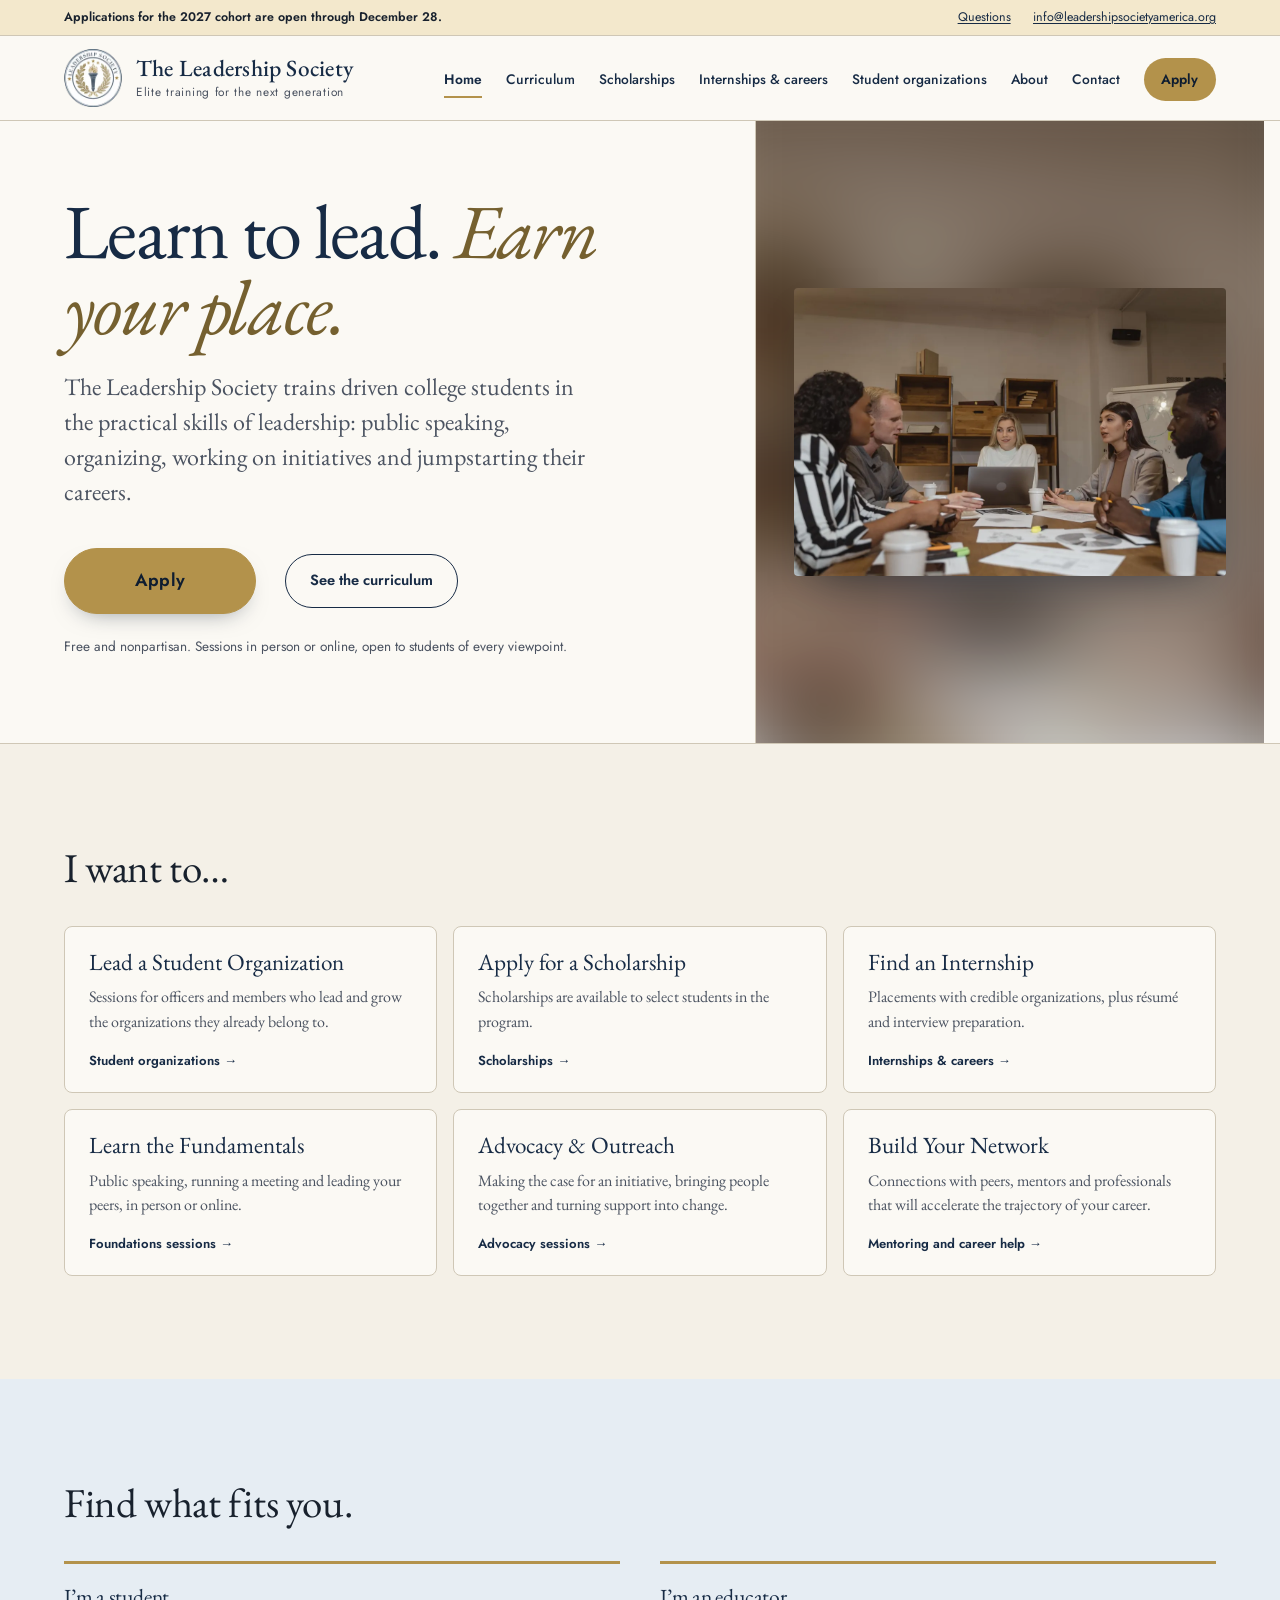
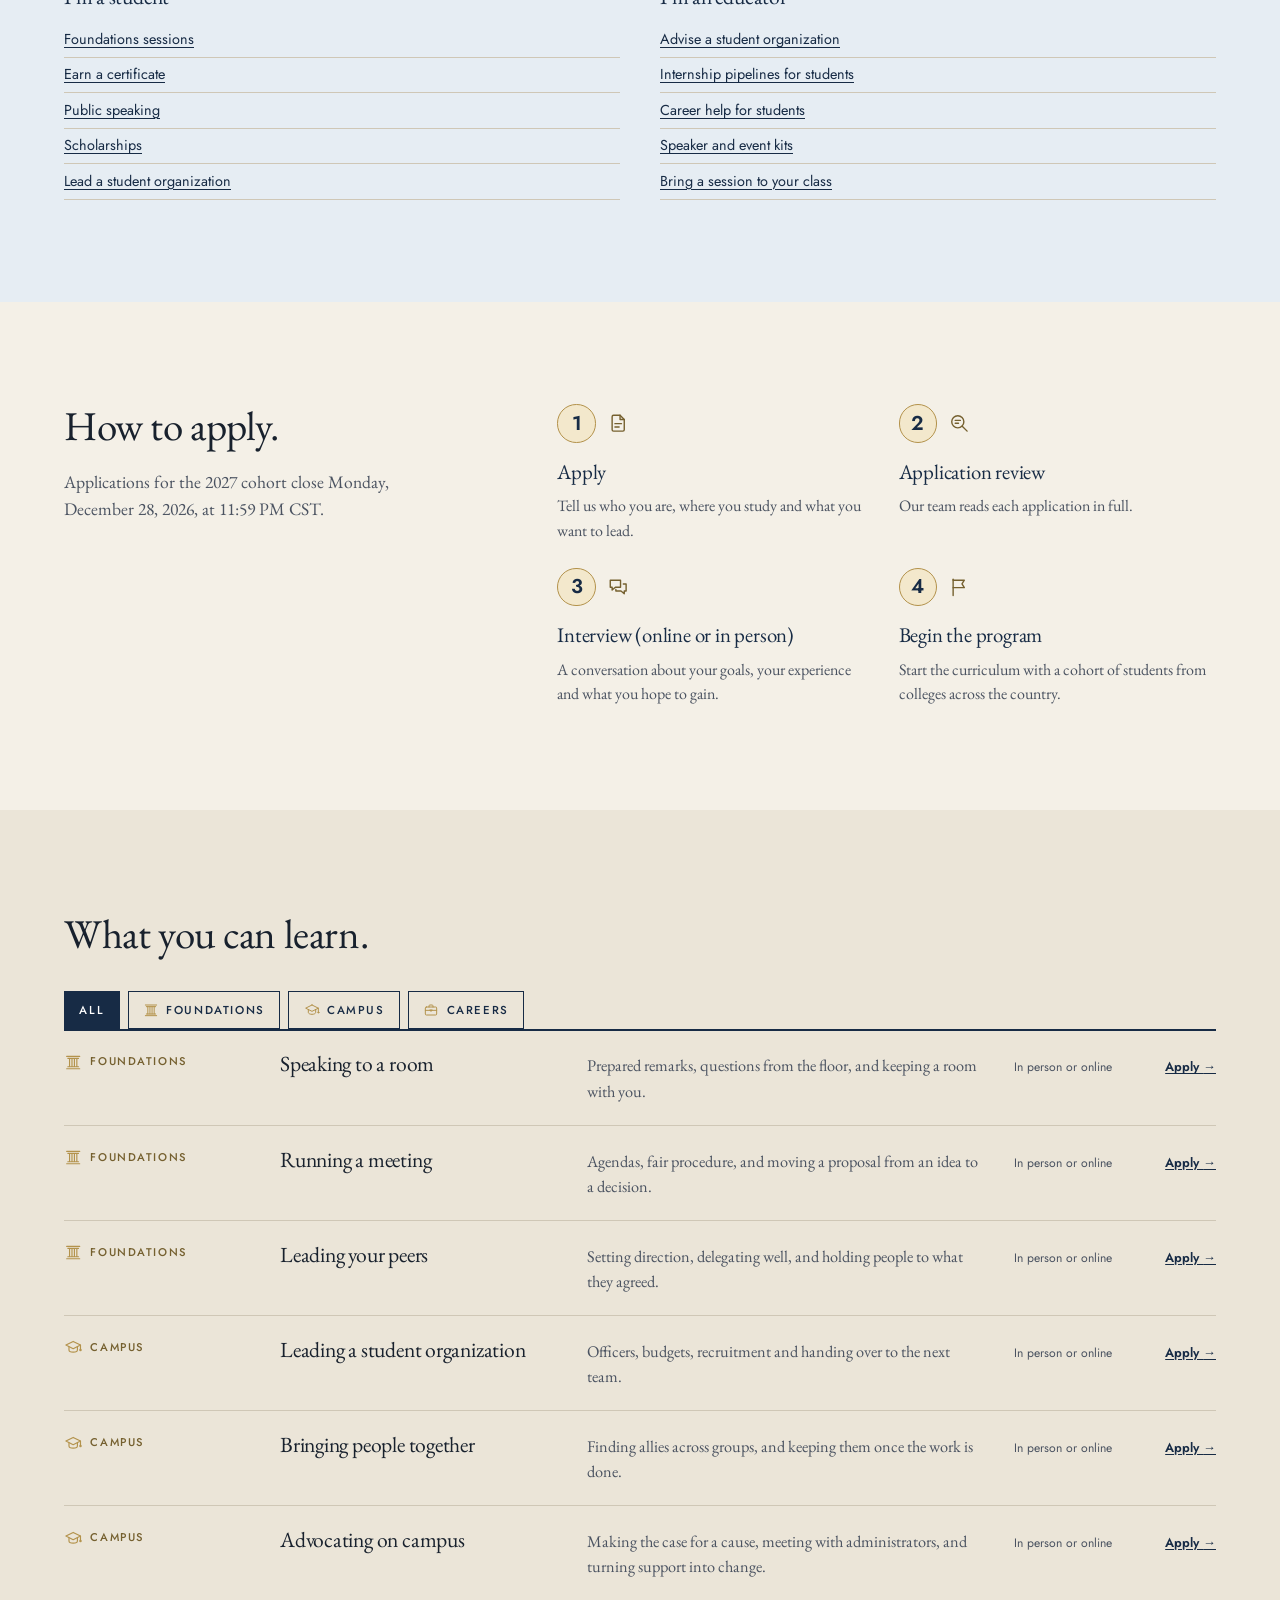
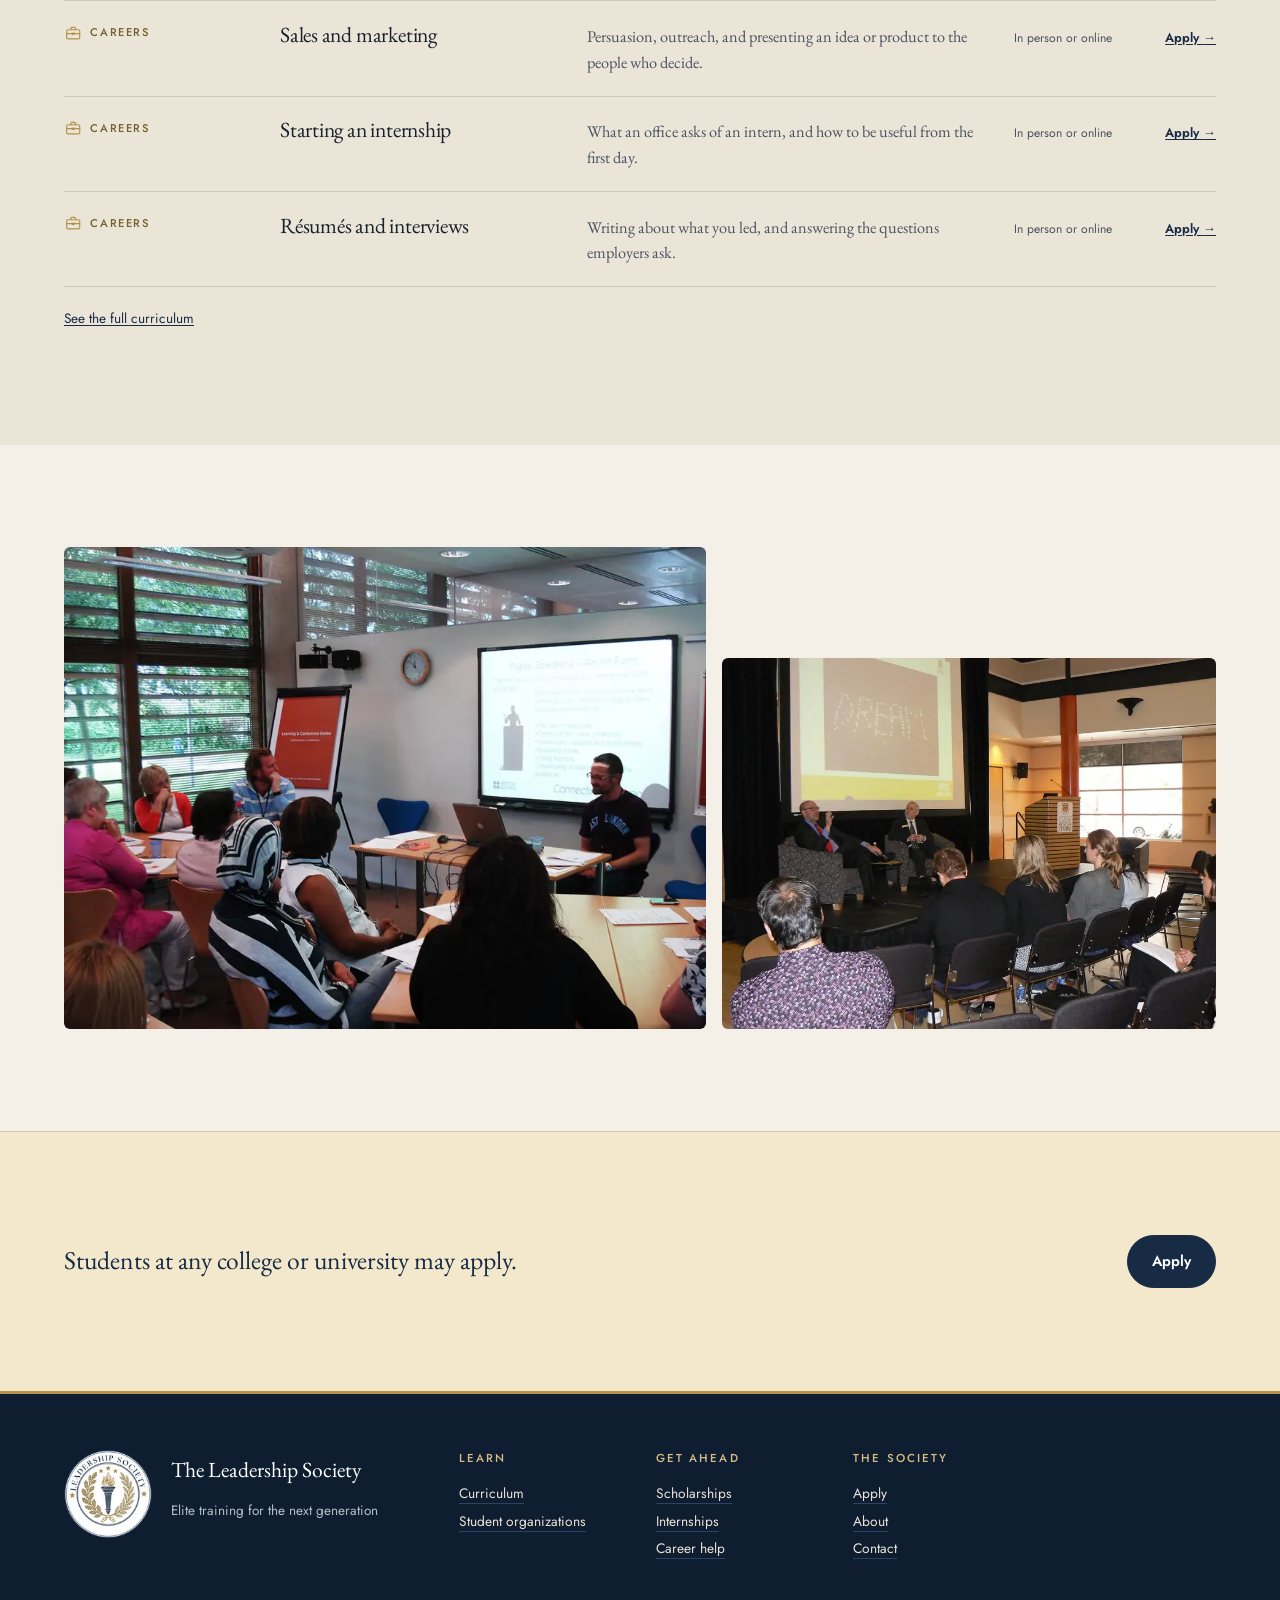
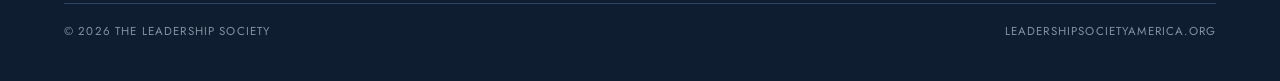
<file: index.html>
<!doctype html>
<html lang="en">
<head>
<meta charset="utf-8">
<meta name="viewport" content="width=device-width, initial-scale=1">
<title>The Leadership Society | Elite training for the next generation</title>
<meta name="description" content="Free, nonpartisan leadership sessions for driven college students: public speaking, organizing, initiatives and careers, with scholarships, internships and career help.">
<meta name="theme-color" content="#fbf9f4">
<meta property="og:title" content="The Leadership Society | Elite training for the next generation">
<meta property="og:description" content="Free, nonpartisan leadership sessions for driven college students: public speaking, organizing, initiatives and careers, with scholarships, internships and career help.">
<meta property="og:type" content="website">
<meta property="og:image" content="https://www.leadershipsocietyamerica.org/assets/img/seal-512.png">
<link rel="icon" href="https://assets.viktor.com/spaces/6c86eef1ced8d1da9991c20b955bc459/favicon.png" sizes="32x32" type="image/png">
<link rel="apple-touch-icon" href="https://assets.viktor.com/spaces/6c86eef1ced8d1da9991c20b955bc459/apple-touch-icon.png">
<link rel="preload" href="/assets/fonts/eb-garamond-latin-400-normal.woff2" as="font" type="font/woff2" crossorigin>
<link rel="preload" href="/assets/fonts/jost-latin-500-normal.woff2" as="font" type="font/woff2" crossorigin>
<link rel="stylesheet" href="/assets/site.css">
</head>
<body>
<a class="skip" href="#main">Skip to content</a>
<div class="utility"><div class="wrap"><span><b>Applications for the 2027 cohort are open through December 28.</b></span><span class="u-right"><a href="/trainings#questions">Questions</a><a href="mailto:info@leadershipsocietyamerica.org">info@leadershipsocietyamerica.org</a></span></div></div>
<header class="masthead">
  <div class="wrap">
    <a class="brand" href="/" aria-label="The Leadership Society, home">
      <picture><source type="image/webp" srcset="/assets/img/seal-128.webp 1x, /assets/img/seal-256.webp 2x"><img src="/assets/img/seal-128.png" alt="" width="64" height="64" decoding="async"></picture>
      <span class="brand-name"><b>The Leadership Society</b><small>Elite training for the next generation</small></span>
    </a>
    <button class="menu-toggle" type="button" aria-expanded="false" aria-controls="site-nav" aria-label="Open menu"><svg class="mt-icon" viewBox="0 0 24 24" width="18" height="18" fill="none" stroke="currentColor" stroke-width="1.6" stroke-linecap="round" aria-hidden="true" focusable="false"><path class="mt-a" d="M4 7h16"/><path class="mt-b" d="M4 12h16"/><path class="mt-c" d="M4 17h16"/></svg><span class="mt-label">Menu</span></button>
    <nav class="nav" id="site-nav" aria-label="Main"><ul><li><a href="/" aria-current="page">Home</a></li><li><a href="/trainings">Curriculum</a></li><li><a href="/scholarships">Scholarships</a></li><li><a href="/internships">Internships &amp; careers</a></li><li><a href="/organizations">Student organizations</a></li><li><a href="/about">About</a></li><li><a href="/contact">Contact</a></li><li><a href="/apply" class="nav-apply">Apply</a></li></ul></nav>
  </div>
</header>
<main id="main">

<section class="hero">
  <div class="wrap">
    <div class="grid">
      <div class="copy">
        <h1 class="display">Learn to lead. <em>Earn your place.</em></h1>
        <p class="lede" style="margin-top:1.5rem">The Leadership Society trains driven college students in the practical skills of leadership: public speaking, organizing, working on initiatives and jumpstarting their careers.</p>
        <div class="cta-line">
          <a class="btn btn-gold btn-apply-lg" href="/apply">Apply</a>
          <a class="btn btn-line" href="/trainings">See the curriculum</a>
        </div>
        <p class="quick">Free and nonpartisan. Sessions in person or online, open to students of every viewpoint.</p>
      </div>
      <div class="photo-col"><figure class="hero-photo"><img class="hero-photo-fill" src="/assets/img/photos/hero-workshop.webp" alt="" aria-hidden="true" decoding="async"><img class="hero-photo-main" src="/assets/img/photos/hero-workshop.webp" alt="Five young professionals in discussion around a meeting table" width="1200" height="800" decoding="async"></figure></div>
    </div>
  </div>
</section>

<section class="section">
  <div class="wrap">
    <div class="head-row"><div><h2 class="h2">I want to&hellip;</h2></div></div>
    <ul class="want">
      <li><a href="/organizations"><span class="verb">Lead a Student Organization</span><p>Sessions for officers and members who lead and grow the organizations they already belong to.</p><span class="go">Student organizations &rarr;</span></a></li>
      <li><a href="/scholarships"><span class="verb">Apply for a Scholarship</span><p>Scholarships are available to select students in the program.</p><span class="go">Scholarships &rarr;</span></a></li>
      <li><a href="/internships"><span class="verb">Find an Internship</span><p>Placements with credible organizations, plus r&eacute;sum&eacute; and interview preparation.</p><span class="go">Internships &amp; careers &rarr;</span></a></li>
      <li><a href="/trainings?topic=found#catalogue"><span class="verb">Learn the Fundamentals</span><p>Public speaking, running a meeting and leading your peers, in person or online.</p><span class="go">Foundations sessions &rarr;</span></a></li>
      <li><a href="/trainings?topic=campus#catalogue"><span class="verb">Advocacy &amp; Outreach</span><p>Making the case for an initiative, bringing people together and turning support into change.</p><span class="go">Advocacy sessions &rarr;</span></a></li>
      <li><a href="/internships#career-help"><span class="verb">Build Your Network</span><p>Connections with peers, mentors and professionals that will accelerate the trajectory of your career.</p><span class="go">Mentoring and career help &rarr;</span></a></li>
    </ul>
  </div>
</section>

<section class="section sky">
  <div class="wrap">
    <div class="head-row"><div><h2 class="h2">Find what fits you.</h2></div></div>
    <div class="who who-2">
      <div><h3>I&rsquo;m a student</h3><ul><li><a href="/trainings?topic=found#catalogue">Foundations sessions</a></li><li><a href="/trainings#certificates">Earn a certificate</a></li><li><a href="/trainings#session-speaking">Public speaking</a></li><li><a href="/scholarships">Scholarships</a></li><li><a href="/organizations">Lead a student organization</a></li></ul></div>
      <div><h3>I&rsquo;m an educator</h3><ul><li><a href="/organizations#advisers">Advise a student organization</a></li><li><a href="/internships">Internship pipelines for students</a></li><li><a href="/internships#career-help">Career help for students</a></li><li><a href="/organizations#kits">Speaker and event kits</a></li><li><a href="/organizations#advisers">Bring a session to your class</a></li></ul></div>
    </div>
  </div>
</section>

<section class="section">
  <div class="wrap grid">
    <div class="section-head">
      <h2 class="h2">How to apply.</h2>
      <p>Applications for the 2027 cohort close Monday, December 28, 2026, at 11:59 PM CST.</p>
    </div>
    <div class="section-body">
      <ol class="steps steps-icons" style="grid-template-columns:1fr 1fr">
        <li><span class="step-icon"><svg class="s-icon" viewBox="0 0 24 24" width="20" height="20" fill="none" stroke="currentColor" stroke-width="1.5" stroke-linecap="round" stroke-linejoin="round" aria-hidden="true" focusable="false"><path d="M14 3.5H7A1.5 1.5 0 0 0 5.5 5v14A1.5 1.5 0 0 0 7 20.5h10a1.5 1.5 0 0 0 1.5-1.5V8L14 3.5Z"/><path d="M14 3.5V8h4.5"/><path d="M8.5 12.5h7M8.5 16h4.5"/></svg></span><h3>Apply</h3><p>Tell us who you are, where you study and what you want to lead.</p></li>
        <li><span class="step-icon"><svg class="s-icon" viewBox="0 0 24 24" width="20" height="20" fill="none" stroke="currentColor" stroke-width="1.5" stroke-linecap="round" stroke-linejoin="round" aria-hidden="true" focusable="false"><circle cx="10.5" cy="10.5" r="6.5"/><path d="m15.25 15.25 5.25 5.25"/><path d="M7.75 9h5.5M7.75 12h3.5"/></svg></span><h3>Application review</h3><p>Our team reads each application in full.</p></li>
        <li><span class="step-icon"><svg class="s-icon" viewBox="0 0 24 24" width="20" height="20" fill="none" stroke="currentColor" stroke-width="1.5" stroke-linecap="round" stroke-linejoin="round" aria-hidden="true" focusable="false"><path d="M3.5 4.5h11v7.5H9l-3.5 3v-3h-2z"/><path d="M17.5 8.5h3V16h-2v3l-3.5-3H9.5v-1.5"/></svg></span><h3>Interview (online or in person)</h3><p>A conversation about your goals, your experience and what you hope to gain.</p></li>
        <li><span class="step-icon"><svg class="s-icon" viewBox="0 0 24 24" width="20" height="20" fill="none" stroke="currentColor" stroke-width="1.5" stroke-linecap="round" stroke-linejoin="round" aria-hidden="true" focusable="false"><path d="M5.5 21V3.5"/><path d="M5.5 4.5h12l-2.5 4 2.5 4h-12"/></svg></span><h3>Begin the program</h3><p>Start the curriculum with a cohort of students from colleges across the country.</p></li>
      </ol>
    </div>
  </div>
</section>

<section class="section tint">
  <div class="wrap">
    <div class="head-row">
      <div><h2 class="h2">What you can learn.</h2></div>
    </div>
    <div class="filters" role="group" aria-label="Filter sessions by topic">
  <button type="button" data-filter="all" aria-pressed="true">All</button>
  <button type="button" data-filter="found" aria-pressed="false"><svg class="t-icon" viewBox="0 0 24 24" width="20" height="20" fill="none" stroke="currentColor" stroke-width="1.5" stroke-linecap="round" stroke-linejoin="round" aria-hidden="true" focusable="false"><path d="M3.5 4.5h17M5 7h14M7.25 7v11M10.42 7v11M13.58 7v11M16.75 7v11M5 18h14M3.5 20.5h17"/></svg>Foundations</button>
  <button type="button" data-filter="campus" aria-pressed="false"><svg class="t-icon" viewBox="0 0 24 24" width="20" height="20" fill="none" stroke="currentColor" stroke-width="1.5" stroke-linecap="round" stroke-linejoin="round" aria-hidden="true" focusable="false"><path d="M12 4.5 2.5 9.25 12 14l9.5-4.75L12 4.5Z"/><path d="M6.5 11.5v4.25c0 1.4 2.46 2.75 5.5 2.75s5.5-1.35 5.5-2.75V11.5"/><path d="M21.5 9.25v5.25"/><circle cx="21.5" cy="15.75" r=".9"/></svg>Campus</button>
  <button type="button" data-filter="career" aria-pressed="false"><svg class="t-icon" viewBox="0 0 24 24" width="20" height="20" fill="none" stroke="currentColor" stroke-width="1.5" stroke-linecap="round" stroke-linejoin="round" aria-hidden="true" focusable="false"><rect x="3.5" y="7.5" width="17" height="12" rx="1.5"/><path d="M9 7.5V5.75c0-.69.56-1.25 1.25-1.25h3.5c.69 0 1.25.56 1.25 1.25V7.5"/><path d="M3.5 12.5h17"/><path d="M10.75 11.5v2h2.5v-2"/></svg>Careers</button>
</div>
<ul class="catalogue">
<li class="session" id="session-speaking" data-track="found"><span class="track"><svg class="t-icon" viewBox="0 0 24 24" width="20" height="20" fill="none" stroke="currentColor" stroke-width="1.5" stroke-linecap="round" stroke-linejoin="round" aria-hidden="true" focusable="false"><path d="M3.5 4.5h17M5 7h14M7.25 7v11M10.42 7v11M13.58 7v11M16.75 7v11M5 18h14M3.5 20.5h17"/></svg><span>Foundations</span></span><h3>Speaking to a room</h3><p>Prepared remarks, questions from the floor, and keeping a room with you.</p><span class="format">In person or online</span><a class="signup" href="/apply?training=speaking">Apply <span aria-hidden="true">&rarr;</span></a></li>
<li class="session" id="session-meetings" data-track="found"><span class="track"><svg class="t-icon" viewBox="0 0 24 24" width="20" height="20" fill="none" stroke="currentColor" stroke-width="1.5" stroke-linecap="round" stroke-linejoin="round" aria-hidden="true" focusable="false"><path d="M3.5 4.5h17M5 7h14M7.25 7v11M10.42 7v11M13.58 7v11M16.75 7v11M5 18h14M3.5 20.5h17"/></svg><span>Foundations</span></span><h3>Running a meeting</h3><p>Agendas, fair procedure, and moving a proposal from an idea to a decision.</p><span class="format">In person or online</span><a class="signup" href="/apply?training=meetings">Apply <span aria-hidden="true">&rarr;</span></a></li>
<li class="session" id="session-peers" data-track="found"><span class="track"><svg class="t-icon" viewBox="0 0 24 24" width="20" height="20" fill="none" stroke="currentColor" stroke-width="1.5" stroke-linecap="round" stroke-linejoin="round" aria-hidden="true" focusable="false"><path d="M3.5 4.5h17M5 7h14M7.25 7v11M10.42 7v11M13.58 7v11M16.75 7v11M5 18h14M3.5 20.5h17"/></svg><span>Foundations</span></span><h3>Leading your peers</h3><p>Setting direction, delegating well, and holding people to what they agreed.</p><span class="format">In person or online</span><a class="signup" href="/apply?training=peers">Apply <span aria-hidden="true">&rarr;</span></a></li>
<li class="session" id="session-student-org" data-track="campus"><span class="track"><svg class="t-icon" viewBox="0 0 24 24" width="20" height="20" fill="none" stroke="currentColor" stroke-width="1.5" stroke-linecap="round" stroke-linejoin="round" aria-hidden="true" focusable="false"><path d="M12 4.5 2.5 9.25 12 14l9.5-4.75L12 4.5Z"/><path d="M6.5 11.5v4.25c0 1.4 2.46 2.75 5.5 2.75s5.5-1.35 5.5-2.75V11.5"/><path d="M21.5 9.25v5.25"/><circle cx="21.5" cy="15.75" r=".9"/></svg><span>Campus</span></span><h3>Leading a student organization</h3><p>Officers, budgets, recruitment and handing over to the next team.</p><span class="format">In person or online</span><a class="signup" href="/apply?training=student-org">Apply <span aria-hidden="true">&rarr;</span></a></li>
<li class="session" id="session-coalitions" data-track="campus"><span class="track"><svg class="t-icon" viewBox="0 0 24 24" width="20" height="20" fill="none" stroke="currentColor" stroke-width="1.5" stroke-linecap="round" stroke-linejoin="round" aria-hidden="true" focusable="false"><path d="M12 4.5 2.5 9.25 12 14l9.5-4.75L12 4.5Z"/><path d="M6.5 11.5v4.25c0 1.4 2.46 2.75 5.5 2.75s5.5-1.35 5.5-2.75V11.5"/><path d="M21.5 9.25v5.25"/><circle cx="21.5" cy="15.75" r=".9"/></svg><span>Campus</span></span><h3>Bringing people together</h3><p>Finding allies across groups, and keeping them once the work is done.</p><span class="format">In person or online</span><a class="signup" href="/apply?training=coalitions">Apply <span aria-hidden="true">&rarr;</span></a></li>
<li class="session" id="session-advocacy" data-track="campus"><span class="track"><svg class="t-icon" viewBox="0 0 24 24" width="20" height="20" fill="none" stroke="currentColor" stroke-width="1.5" stroke-linecap="round" stroke-linejoin="round" aria-hidden="true" focusable="false"><path d="M12 4.5 2.5 9.25 12 14l9.5-4.75L12 4.5Z"/><path d="M6.5 11.5v4.25c0 1.4 2.46 2.75 5.5 2.75s5.5-1.35 5.5-2.75V11.5"/><path d="M21.5 9.25v5.25"/><circle cx="21.5" cy="15.75" r=".9"/></svg><span>Campus</span></span><h3>Advocating on campus</h3><p>Making the case for a cause, meeting with administrators, and turning support into change.</p><span class="format">In person or online</span><a class="signup" href="/apply?training=advocacy">Apply <span aria-hidden="true">&rarr;</span></a></li>
<li class="session" id="session-sales" data-track="career"><span class="track"><svg class="t-icon" viewBox="0 0 24 24" width="20" height="20" fill="none" stroke="currentColor" stroke-width="1.5" stroke-linecap="round" stroke-linejoin="round" aria-hidden="true" focusable="false"><rect x="3.5" y="7.5" width="17" height="12" rx="1.5"/><path d="M9 7.5V5.75c0-.69.56-1.25 1.25-1.25h3.5c.69 0 1.25.56 1.25 1.25V7.5"/><path d="M3.5 12.5h17"/><path d="M10.75 11.5v2h2.5v-2"/></svg><span>Careers</span></span><h3>Sales and marketing</h3><p>Persuasion, outreach, and presenting an idea or product to the people who decide.</p><span class="format">In person or online</span><a class="signup" href="/apply?training=sales">Apply <span aria-hidden="true">&rarr;</span></a></li>
<li class="session" id="session-internship" data-track="career"><span class="track"><svg class="t-icon" viewBox="0 0 24 24" width="20" height="20" fill="none" stroke="currentColor" stroke-width="1.5" stroke-linecap="round" stroke-linejoin="round" aria-hidden="true" focusable="false"><rect x="3.5" y="7.5" width="17" height="12" rx="1.5"/><path d="M9 7.5V5.75c0-.69.56-1.25 1.25-1.25h3.5c.69 0 1.25.56 1.25 1.25V7.5"/><path d="M3.5 12.5h17"/><path d="M10.75 11.5v2h2.5v-2"/></svg><span>Careers</span></span><h3>Starting an internship</h3><p>What an office asks of an intern, and how to be useful from the first day.</p><span class="format">In person or online</span><a class="signup" href="/apply?training=internship">Apply <span aria-hidden="true">&rarr;</span></a></li>
<li class="session" id="session-resume" data-track="career"><span class="track"><svg class="t-icon" viewBox="0 0 24 24" width="20" height="20" fill="none" stroke="currentColor" stroke-width="1.5" stroke-linecap="round" stroke-linejoin="round" aria-hidden="true" focusable="false"><rect x="3.5" y="7.5" width="17" height="12" rx="1.5"/><path d="M9 7.5V5.75c0-.69.56-1.25 1.25-1.25h3.5c.69 0 1.25.56 1.25 1.25V7.5"/><path d="M3.5 12.5h17"/><path d="M10.75 11.5v2h2.5v-2"/></svg><span>Careers</span></span><h3>R&eacute;sum&eacute;s and interviews</h3><p>Writing about what you led, and answering the questions employers ask.</p><span class="format">In person or online</span><a class="signup" href="/apply?training=resume">Apply <span aria-hidden="true">&rarr;</span></a></li>
</ul>
    <p class="small cat-note"><a href="/trainings">See the full curriculum</a></p>
  </div>
</section>

<section class="section">
  <div class="wrap">
    <div class="photo-pair"><figure class="photo"><img src="/assets/img/photos/seminar.webp" alt="A seminar room during a session" loading="lazy" decoding="async"></figure><figure class="photo"><img src="/assets/img/photos/campus-forum.webp" alt="An audience at a campus forum" loading="lazy" decoding="async"></figure></div>
  </div>
</section>

<section class="section closing closing-line">
  <div class="wrap">
    <p>Students at any college or university may apply.</p>
    <a class="btn" href="/apply">Apply</a>
  </div>
</section>

</main>
<footer class="footer">
  <div class="wrap">
    <div class="grid">
      <div class="f-brand">
        <picture><source type="image/webp" srcset="/assets/img/seal-128.webp 1x, /assets/img/seal-256.webp 2x"><img src="/assets/img/seal-128.png" alt="" width="88" height="88" loading="lazy" decoding="async"></picture>
        <div><p>The Leadership Society</p><span class="small">Elite training for the next generation</span></div>
      </div>
      <div class="f-col">
        <span class="label">Learn</span>
        <ul><li><a href="/trainings">Curriculum</a></li><li><a href="/organizations">Student organizations</a></li></ul>
      </div>
      <div class="f-col">
        <span class="label">Get ahead</span>
        <ul><li><a href="/scholarships">Scholarships</a></li><li><a href="/internships">Internships</a></li><li><a href="/internships#career-help">Career help</a></li></ul>
      </div>
      <div class="f-col wide">
        <span class="label">The Society</span>
        <ul><li><a href="/apply">Apply</a></li><li><a href="/about">About</a></li><li><a href="/contact">Contact</a></li></ul>
      </div>
    </div>
    <div class="colophon"><span>&copy; 2026 The Leadership Society</span><span>leadershipsocietyamerica.org</span></div>
  </div>
</footer>
<script src="/assets/site.js" defer></script>
</body>
</html>
</file>
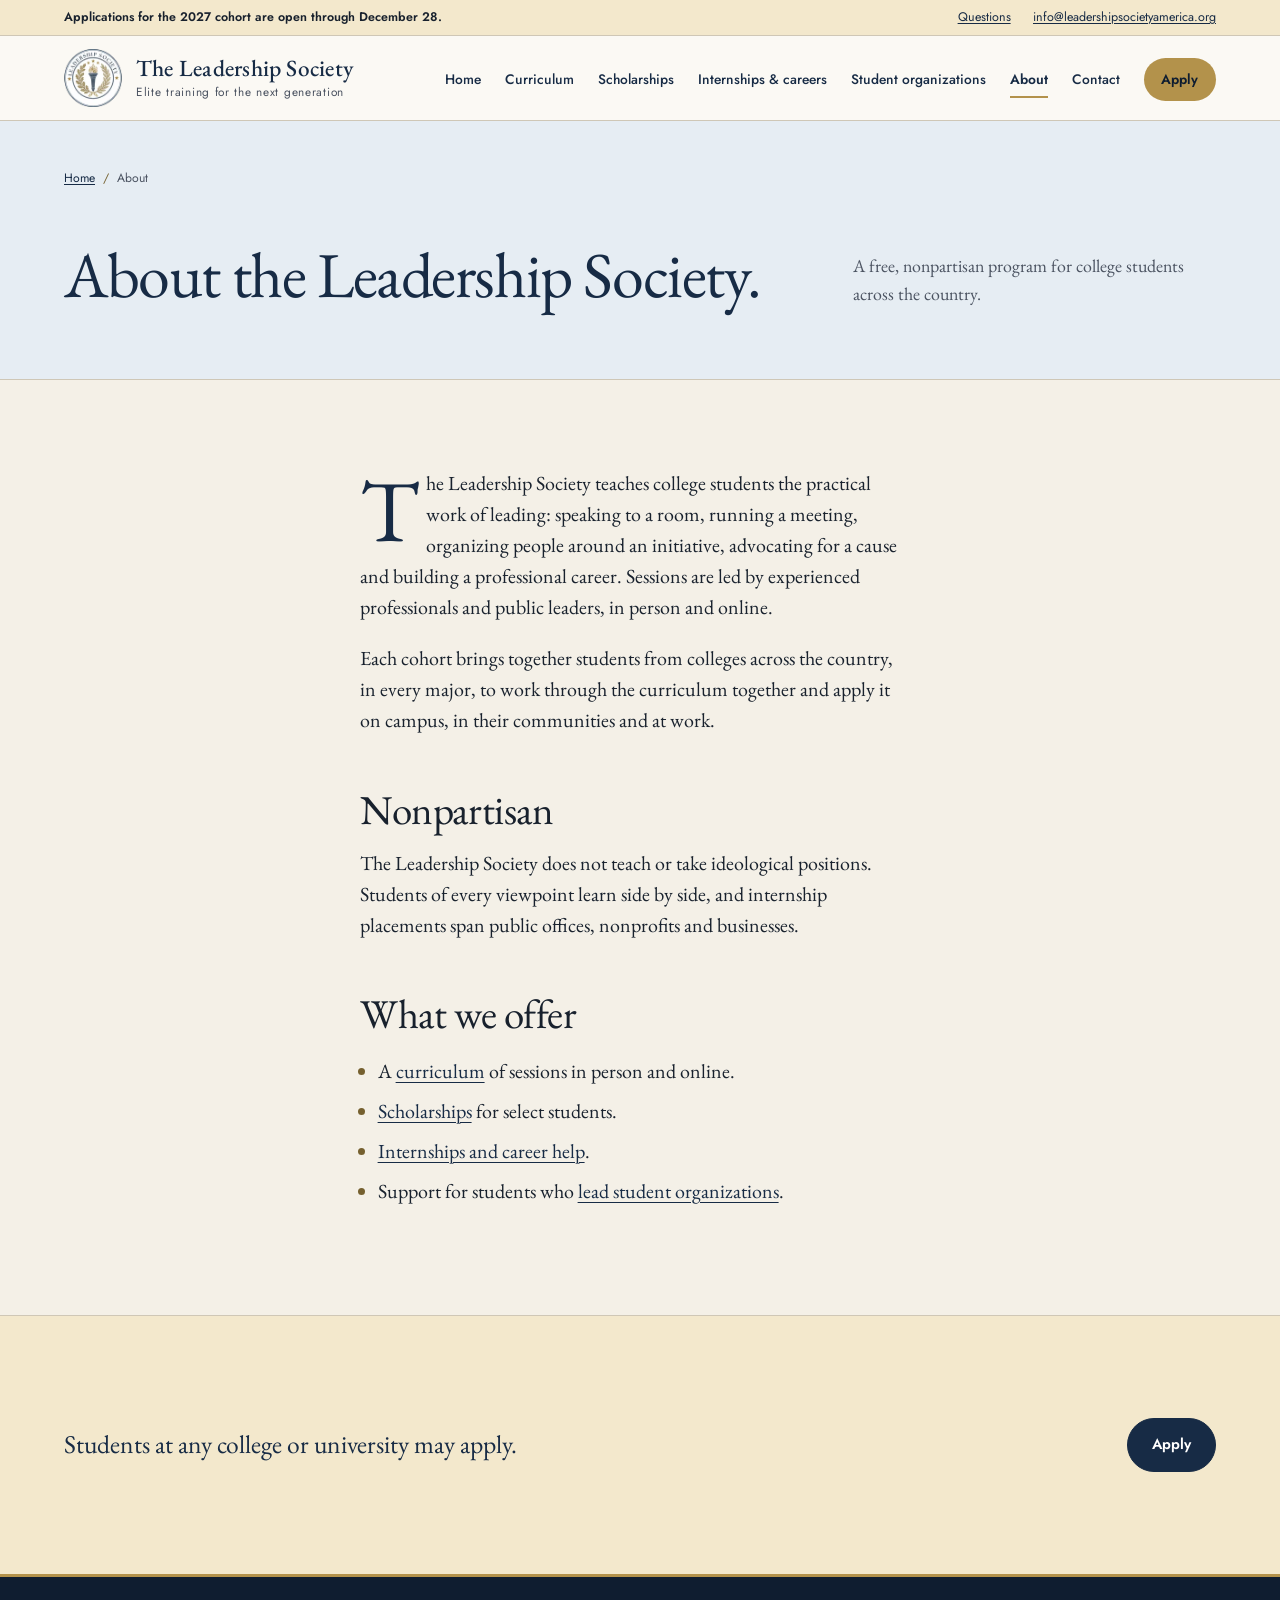
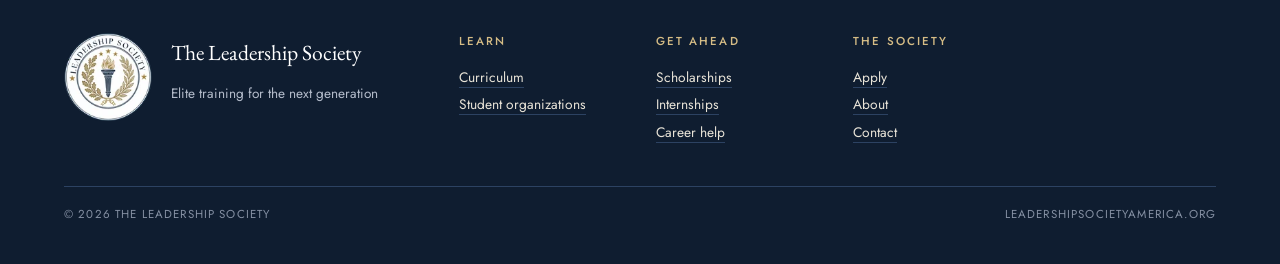
<file: about.html>
<!doctype html>
<html lang="en">
<head>
<meta charset="utf-8">
<meta name="viewport" content="width=device-width, initial-scale=1">
<title>About | The Leadership Society</title>
<meta name="description" content="The Leadership Society is a free, nonpartisan program that teaches college students the practical skills of leadership.">
<meta name="theme-color" content="#fbf9f4">
<meta property="og:title" content="About | The Leadership Society">
<meta property="og:description" content="The Leadership Society is a free, nonpartisan program that teaches college students the practical skills of leadership.">
<meta property="og:type" content="website">
<meta property="og:image" content="https://www.leadershipsocietyamerica.org/assets/img/seal-512.png">
<link rel="icon" href="/assets/img/favicon-32.png" sizes="32x32" type="image/png">
<link rel="apple-touch-icon" href="/assets/img/apple-touch-icon.png">
<link rel="preload" href="/assets/fonts/eb-garamond-latin-400-normal.woff2" as="font" type="font/woff2" crossorigin>
<link rel="preload" href="/assets/fonts/jost-latin-500-normal.woff2" as="font" type="font/woff2" crossorigin>
<link rel="stylesheet" href="/assets/site.css">
</head>
<body>
<a class="skip" href="#main">Skip to content</a>
<div class="utility"><div class="wrap"><span><b>Applications for the 2027 cohort are open through December 28.</b></span><span class="u-right"><a href="/trainings#questions">Questions</a><a href="mailto:info@leadershipsocietyamerica.org">info@leadershipsocietyamerica.org</a></span></div></div>
<header class="masthead">
  <div class="wrap">
    <a class="brand" href="/" aria-label="The Leadership Society, home">
      <picture><source type="image/webp" srcset="/assets/img/seal-128.webp 1x, /assets/img/seal-256.webp 2x"><img src="/assets/img/seal-128.png" alt="" width="64" height="64" decoding="async"></picture>
      <span class="brand-name"><b>The Leadership Society</b><small>Elite training for the next generation</small></span>
    </a>
    <button class="menu-toggle" type="button" aria-expanded="false" aria-controls="site-nav" aria-label="Open menu"><svg class="mt-icon" viewBox="0 0 24 24" width="18" height="18" fill="none" stroke="currentColor" stroke-width="1.6" stroke-linecap="round" aria-hidden="true" focusable="false"><path class="mt-a" d="M4 7h16"/><path class="mt-b" d="M4 12h16"/><path class="mt-c" d="M4 17h16"/></svg><span class="mt-label">Menu</span></button>
    <nav class="nav" id="site-nav" aria-label="Main"><ul><li><a href="/">Home</a></li><li><a href="/trainings">Curriculum</a></li><li><a href="/scholarships">Scholarships</a></li><li><a href="/internships">Internships &amp; careers</a></li><li><a href="/organizations">Student organizations</a></li><li><a href="/about" aria-current="page">About</a></li><li><a href="/contact">Contact</a></li><li><a href="/apply" class="nav-apply">Apply</a></li></ul></nav>
  </div>
</header>
<main id="main">
<section class="pagehead">
  <div class="wrap">
    <nav class="crumbs" aria-label="Breadcrumb"><a href="/">Home</a><span aria-hidden="true">/</span>About</nav>
    <div class="grid">
      <div class="ph-main"><h1 class="display">About the Leadership Society.</h1></div>
      <div class="aside"><p>A free, nonpartisan program for college students across the country.</p></div>
    </div>
  </div>
</section>

<div class="prose-grid">
  <div class="wrap grid">
    <div class="prose">
      <p class="drop">The Leadership Society teaches college students the practical work of leading: speaking to a room, running a meeting, organizing people around an initiative, advocating for a cause and building a professional career. Sessions are led by experienced professionals and public leaders, in person and online.</p>
      <p>Each cohort brings together students from colleges across the country, in every major, to work through the curriculum together and apply it on campus, in their communities and at work.</p>
      <h2 class="h2" id="viewpoints">Nonpartisan</h2>
      <p>The Leadership Society does not teach or take ideological positions. Students of every viewpoint learn side by side, and internship placements span public offices, nonprofits and businesses.</p>
      <h2 class="h2" id="what">What we offer</h2>
      <ul>
        <li>A <a href="/trainings">curriculum</a> of sessions in person and online.</li>
        <li><a href="/scholarships">Scholarships</a> for select students.</li>
        <li><a href="/internships">Internships and career help</a>.</li>
        <li>Support for students who <a href="/organizations">lead student organizations</a>.</li>
      </ul>
    </div>
  </div>
</div>
<section class="section closing closing-line">
  <div class="wrap">
    <p>Students at any college or university may apply.</p>
    <a class="btn" href="/apply">Apply</a>
  </div>
</section>
</main>
<footer class="footer">
  <div class="wrap">
    <div class="grid">
      <div class="f-brand">
        <picture><source type="image/webp" srcset="/assets/img/seal-128.webp 1x, /assets/img/seal-256.webp 2x"><img src="/assets/img/seal-128.png" alt="" width="88" height="88" loading="lazy" decoding="async"></picture>
        <div><p>The Leadership Society</p><span class="small">Elite training for the next generation</span></div>
      </div>
      <div class="f-col">
        <span class="label">Learn</span>
        <ul><li><a href="/trainings">Curriculum</a></li><li><a href="/organizations">Student organizations</a></li></ul>
      </div>
      <div class="f-col">
        <span class="label">Get ahead</span>
        <ul><li><a href="/scholarships">Scholarships</a></li><li><a href="/internships">Internships</a></li><li><a href="/internships#career-help">Career help</a></li></ul>
      </div>
      <div class="f-col wide">
        <span class="label">The Society</span>
        <ul><li><a href="/apply">Apply</a></li><li><a href="/about">About</a></li><li><a href="/contact">Contact</a></li></ul>
      </div>
    </div>
    <div class="colophon"><span>&copy; 2026 The Leadership Society</span><span>leadershipsocietyamerica.org</span></div>
  </div>
</footer>
<script src="/assets/site.js" defer></script>
</body>
</html>
</file>
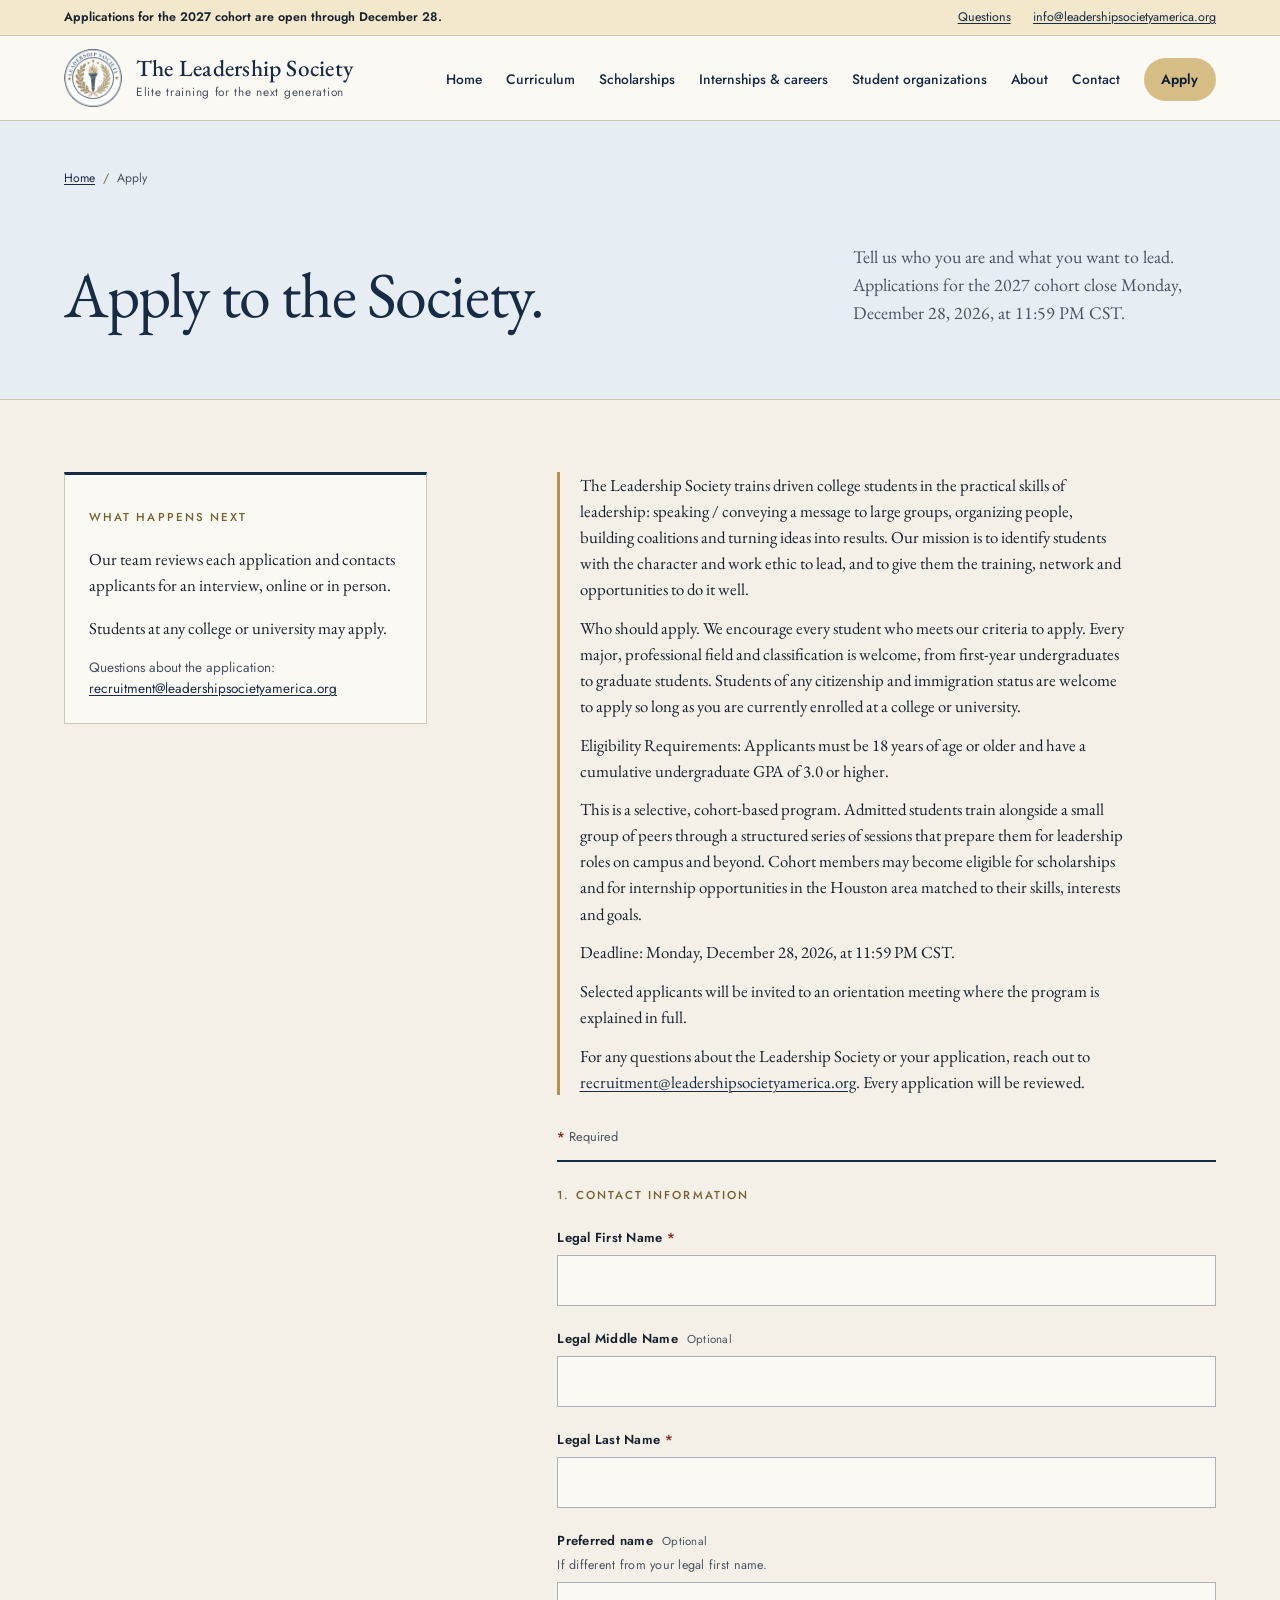
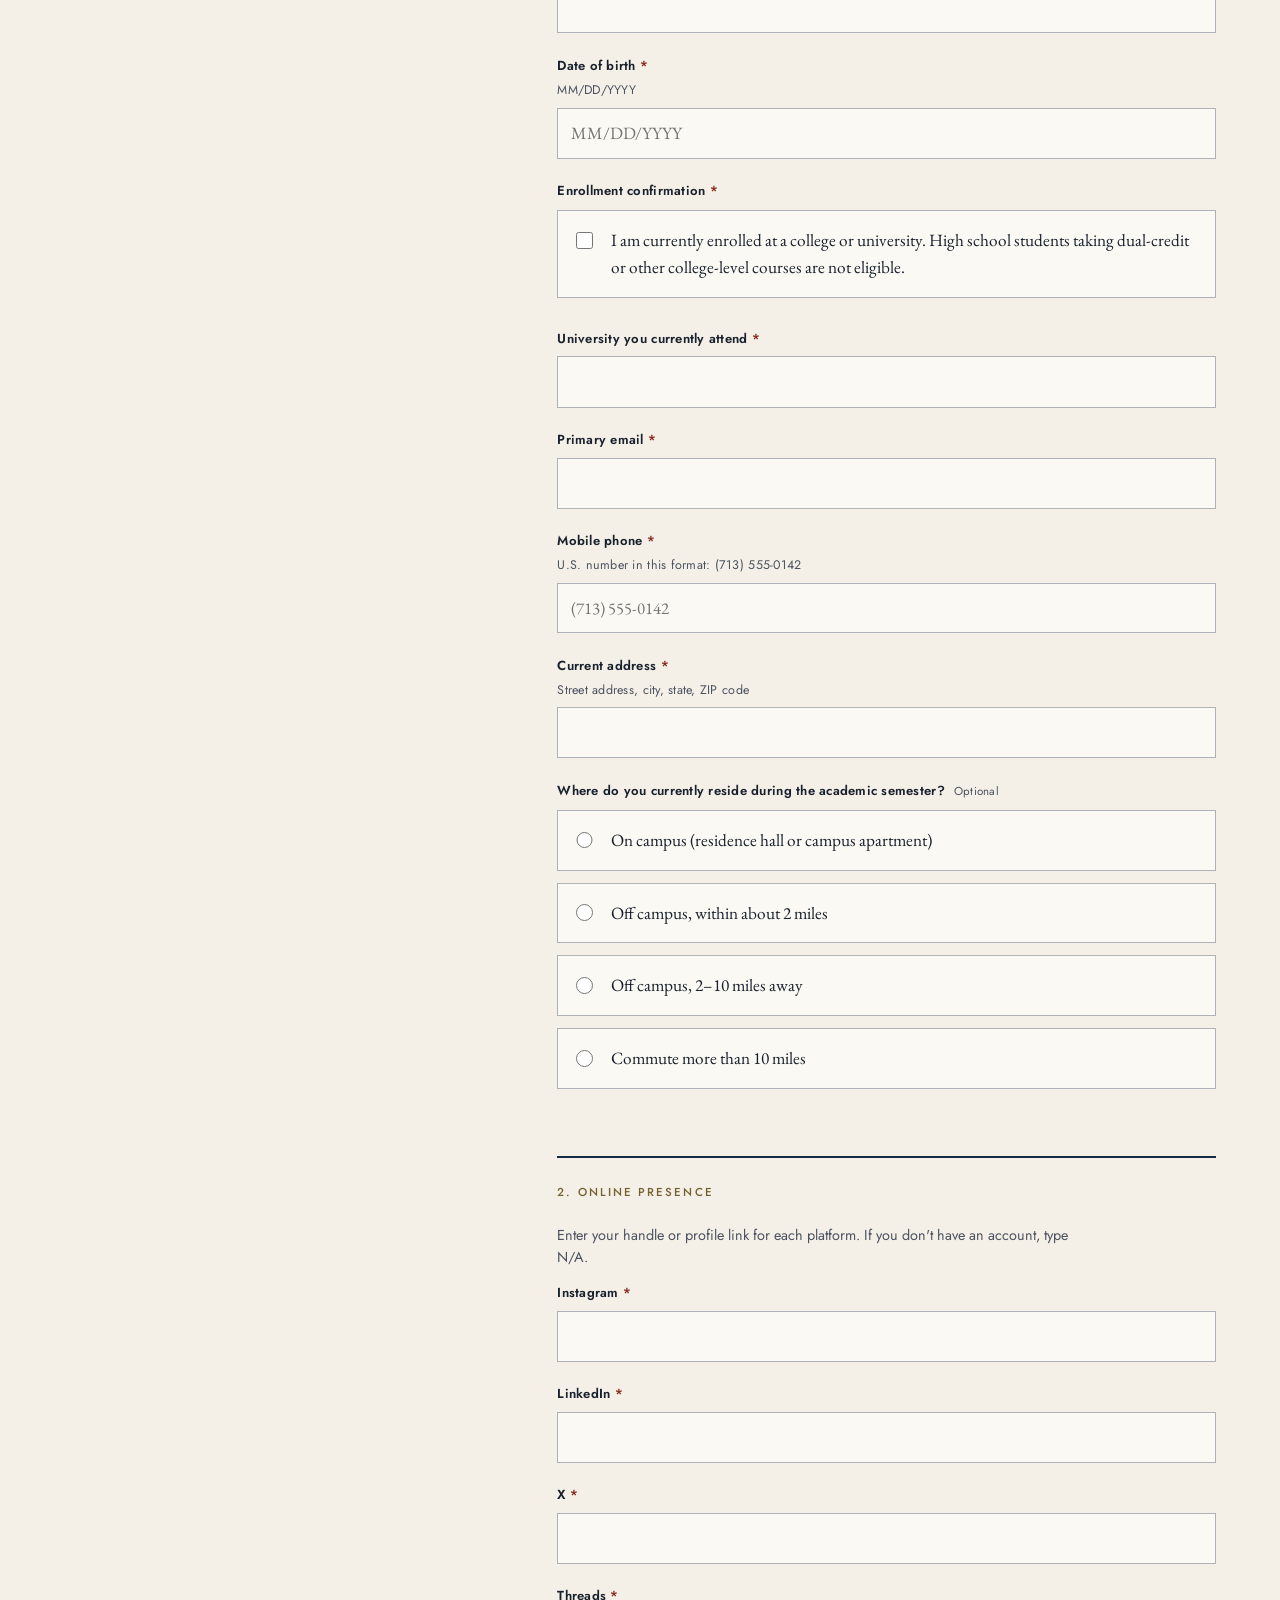
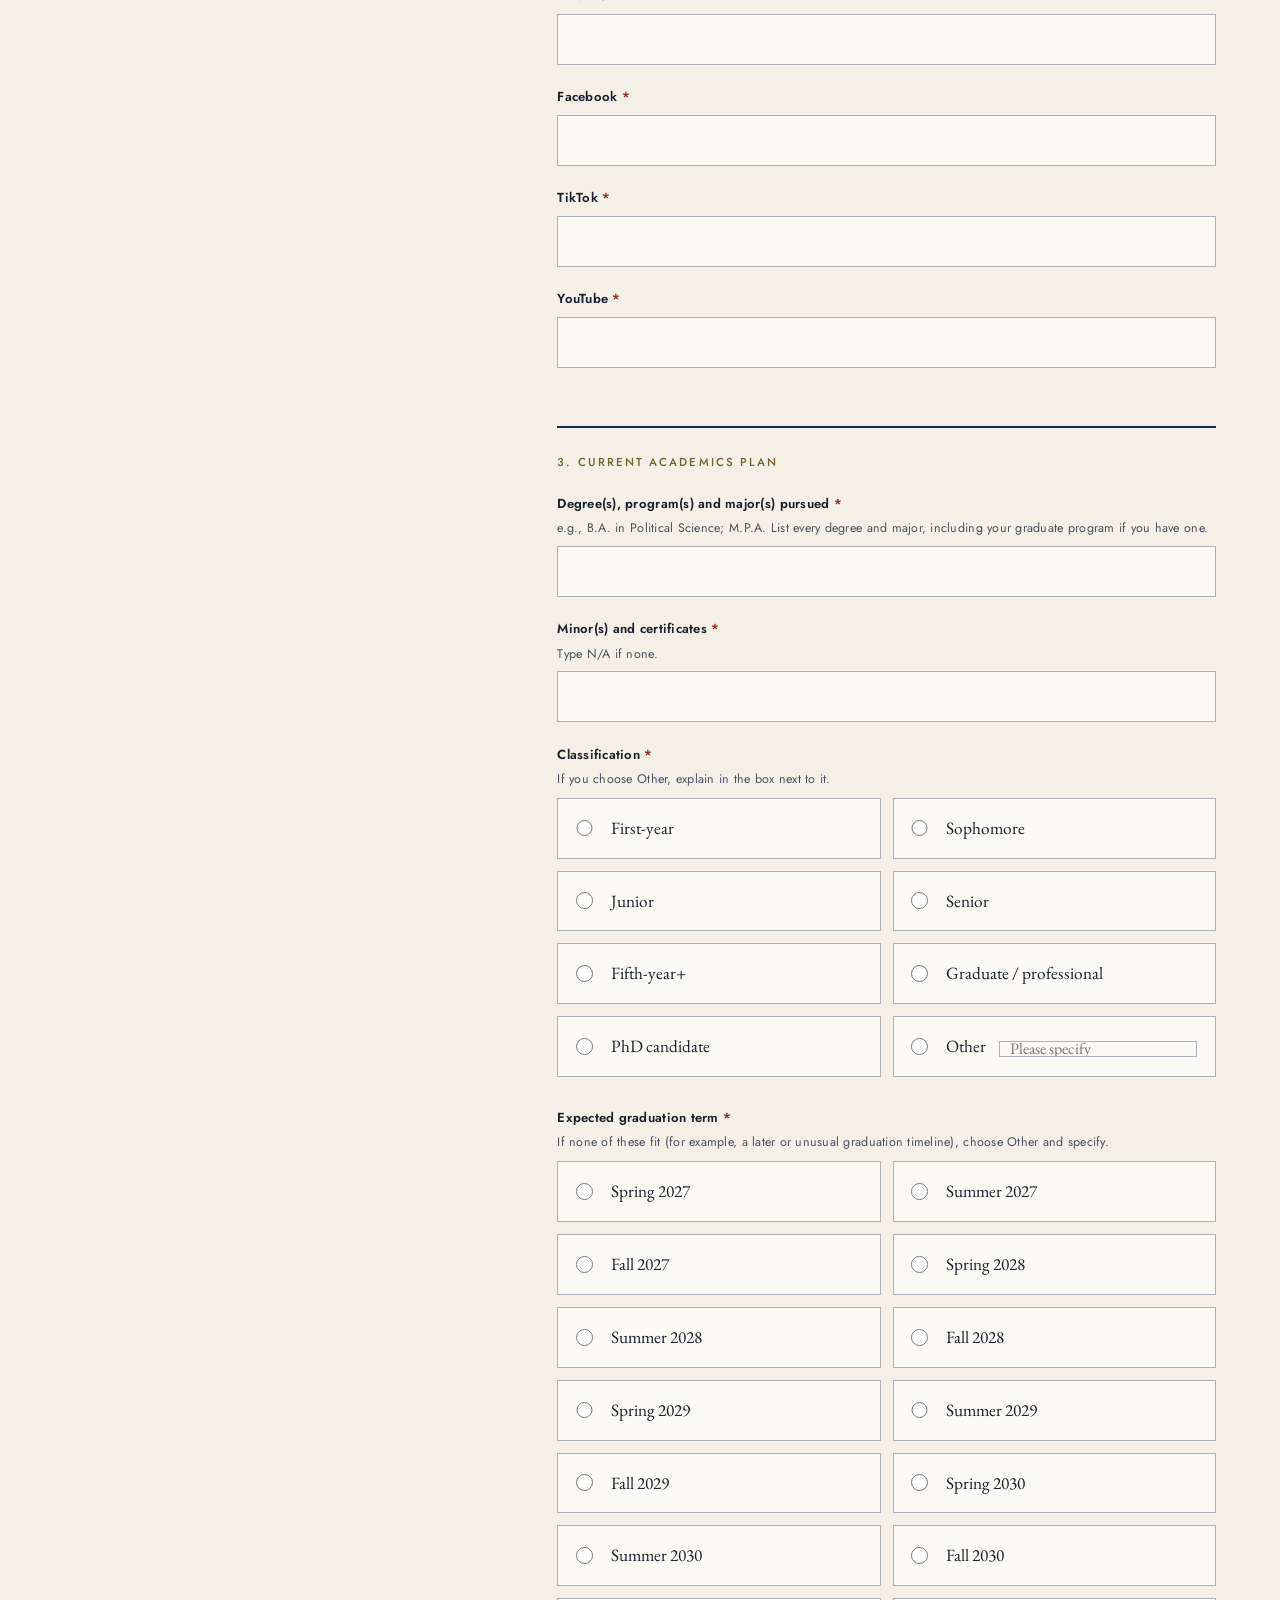
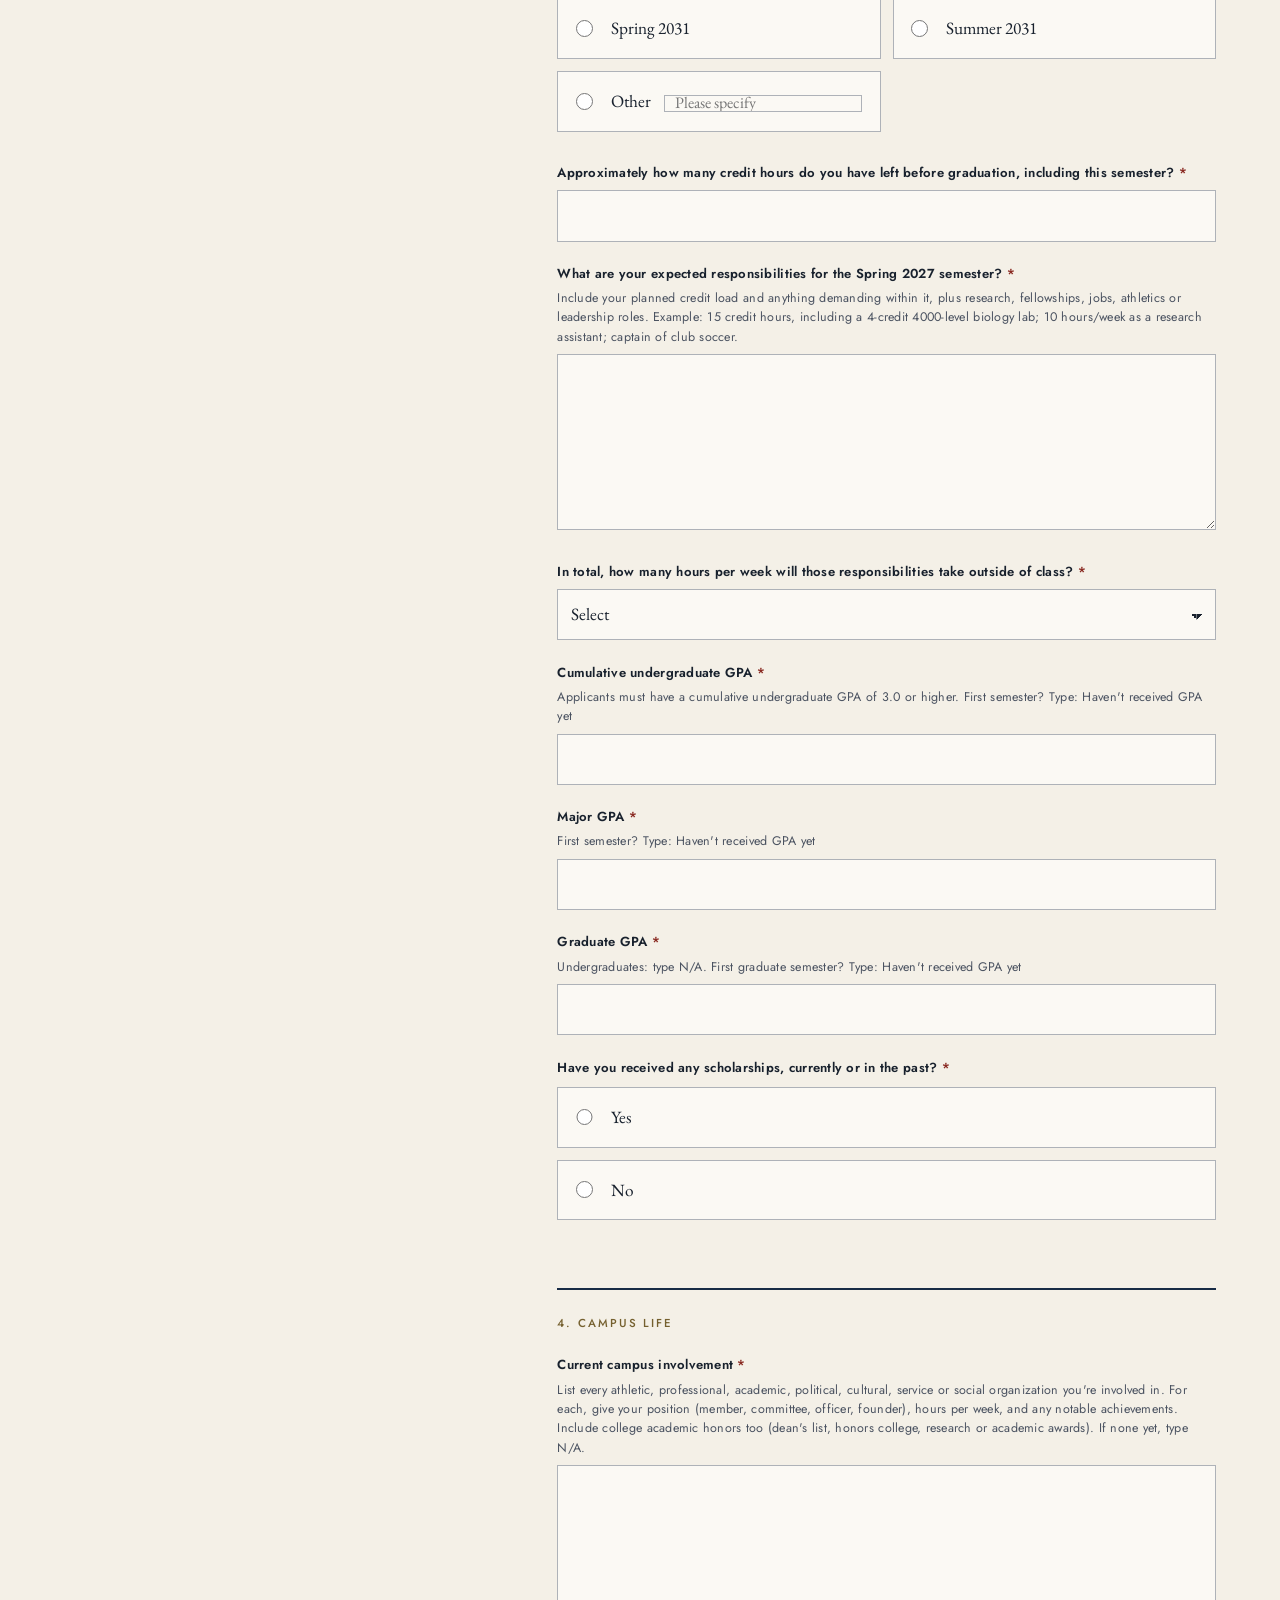
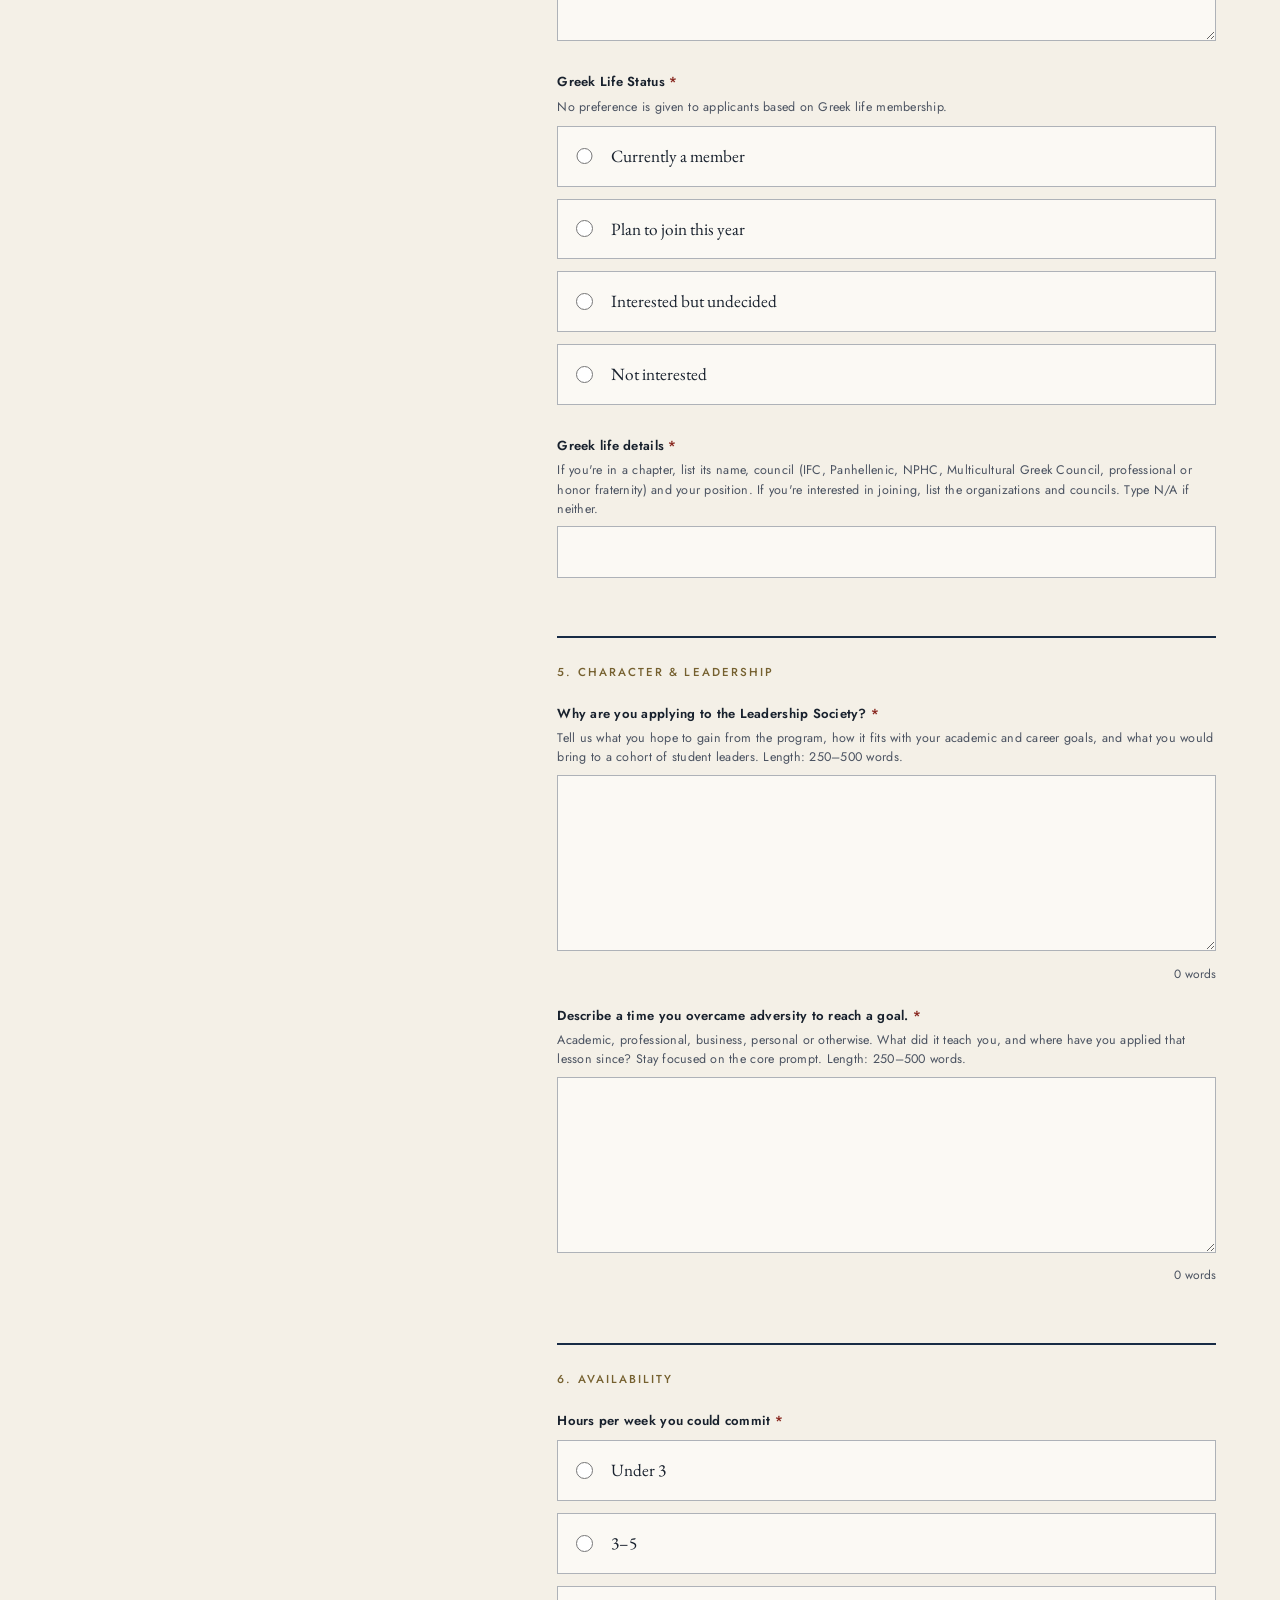
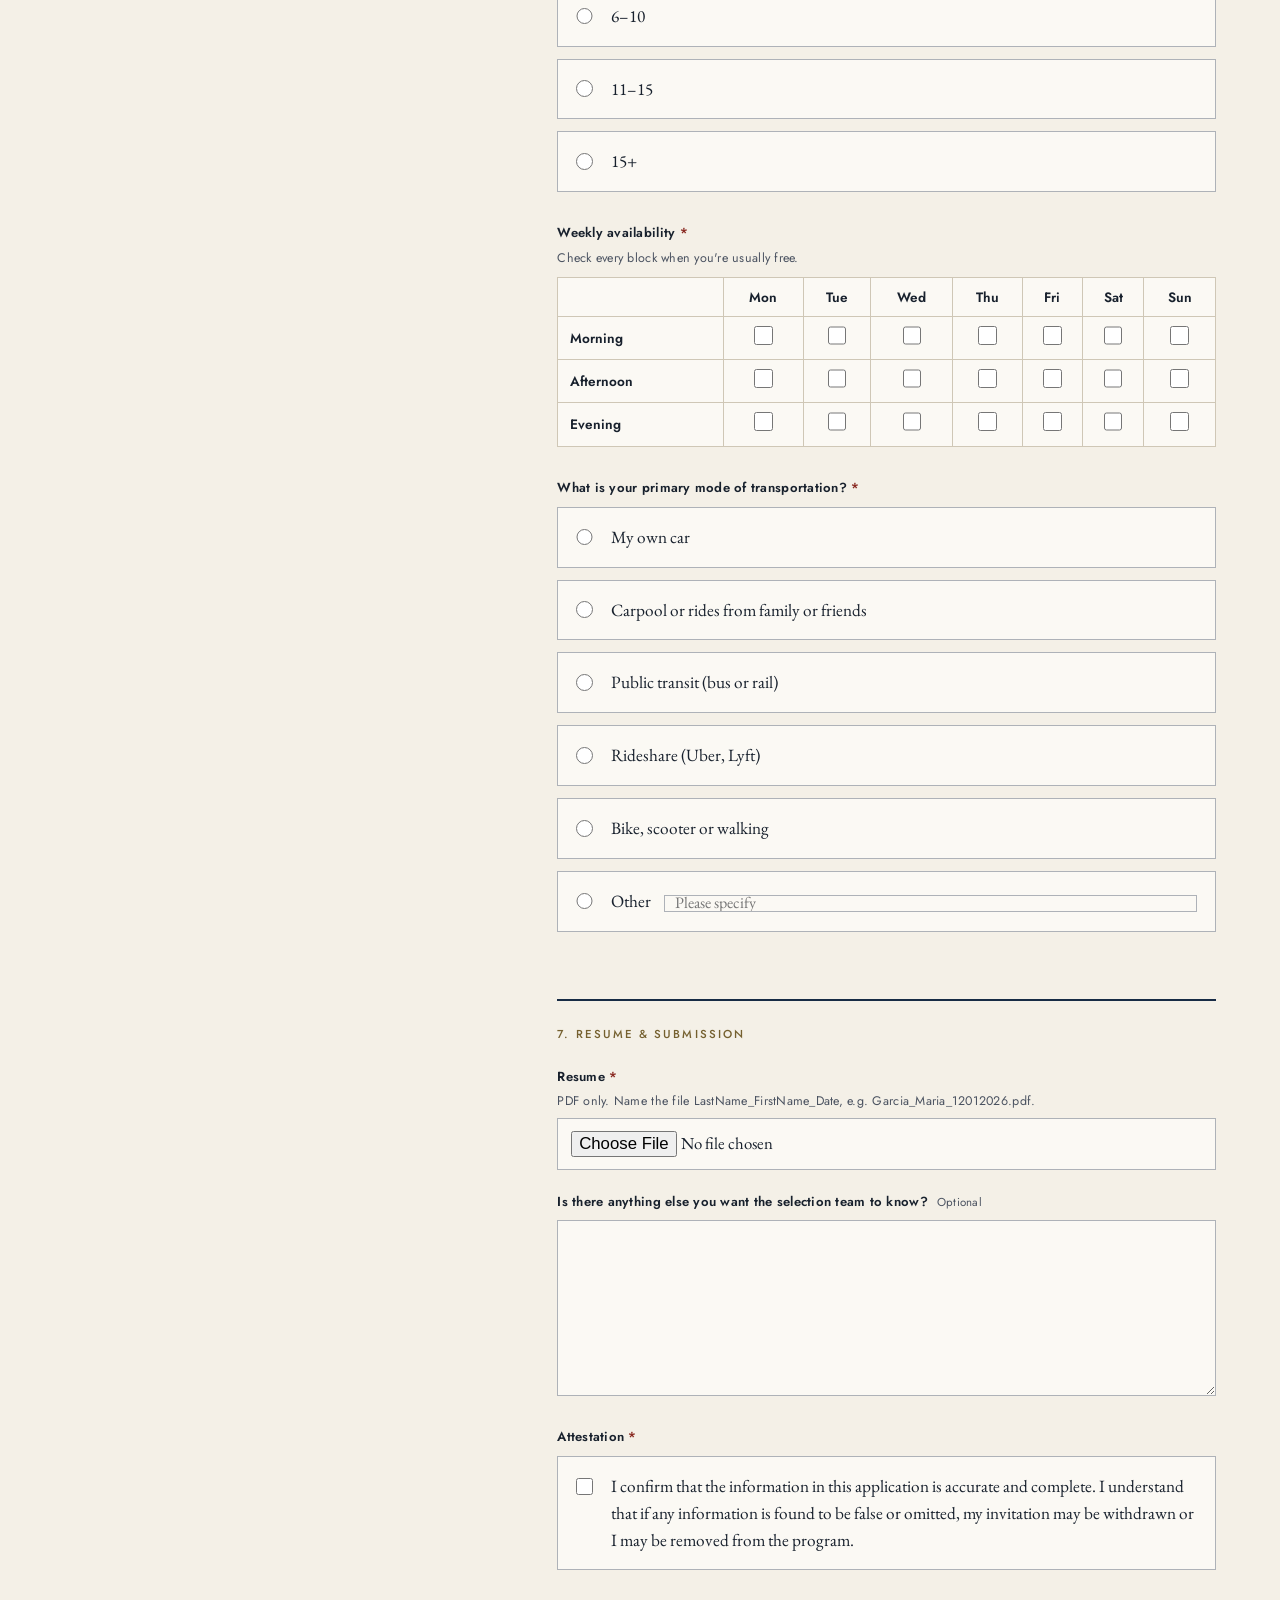
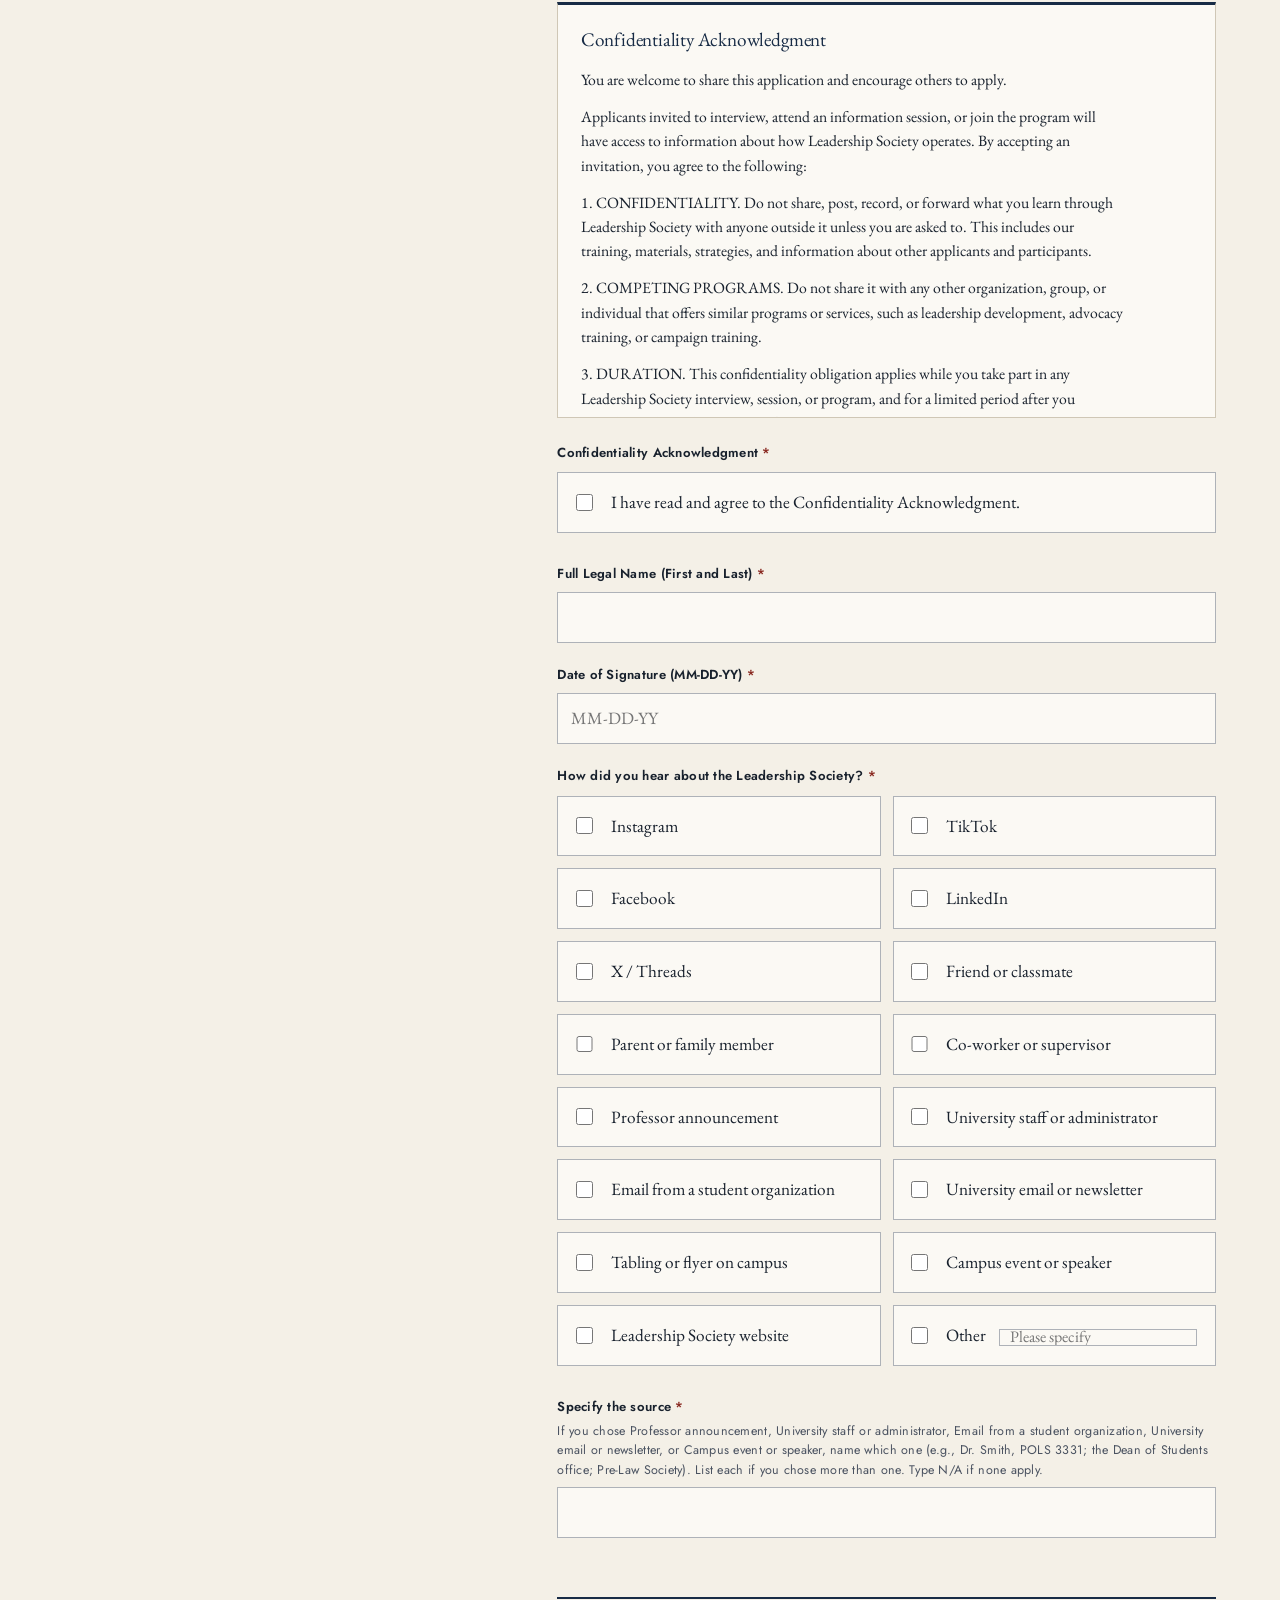
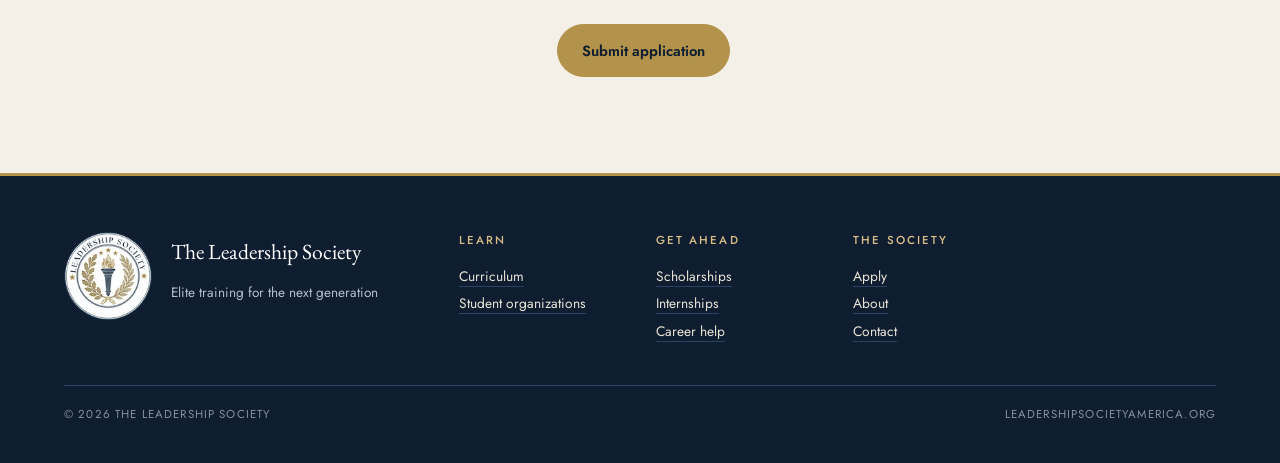
<file: apply.html>
<!doctype html>
<html lang="en">
<head>
<meta charset="utf-8">
<meta name="viewport" content="width=device-width, initial-scale=1">
<title>Apply | The Leadership Society</title>
<meta name="description" content="Apply to the Leadership Society. Applications for the 2027 cohort close Monday, December 28, 2026, at 11:59 PM CST.">
<meta name="theme-color" content="#fbf9f4">
<meta property="og:title" content="Apply | The Leadership Society">
<meta property="og:description" content="Apply to the Leadership Society. Applications for the 2027 cohort close Monday, December 28, 2026, at 11:59 PM CST.">
<meta property="og:type" content="website">
<meta property="og:image" content="https://www.leadershipsocietyamerica.org/assets/img/seal-512.png">
<link rel="icon" href="/assets/img/favicon-32.png" sizes="32x32" type="image/png">
<link rel="apple-touch-icon" href="/assets/img/apple-touch-icon.png">
<link rel="preload" href="/assets/fonts/eb-garamond-latin-400-normal.woff2" as="font" type="font/woff2" crossorigin>
<link rel="preload" href="/assets/fonts/jost-latin-500-normal.woff2" as="font" type="font/woff2" crossorigin>
<link rel="stylesheet" href="/assets/site.css">
</head>
<body>
<a class="skip" href="#main">Skip to content</a>
<div class="utility"><div class="wrap"><span><b>Applications for the 2027 cohort are open through December 28.</b></span><span class="u-right"><a href="/trainings#questions">Questions</a><a href="mailto:info@leadershipsocietyamerica.org">info@leadershipsocietyamerica.org</a></span></div></div>
<header class="masthead">
  <div class="wrap">
    <a class="brand" href="/" aria-label="The Leadership Society, home">
      <picture><source type="image/webp" srcset="/assets/img/seal-128.webp 1x, /assets/img/seal-256.webp 2x"><img src="/assets/img/seal-128.png" alt="" width="64" height="64" decoding="async"></picture>
      <span class="brand-name"><b>The Leadership Society</b><small>Elite training for the next generation</small></span>
    </a>
    <button class="menu-toggle" type="button" aria-expanded="false" aria-controls="site-nav" aria-label="Open menu"><svg class="mt-icon" viewBox="0 0 24 24" width="18" height="18" fill="none" stroke="currentColor" stroke-width="1.6" stroke-linecap="round" aria-hidden="true" focusable="false"><path class="mt-a" d="M4 7h16"/><path class="mt-b" d="M4 12h16"/><path class="mt-c" d="M4 17h16"/></svg><span class="mt-label">Menu</span></button>
    <nav class="nav" id="site-nav" aria-label="Main"><ul><li><a href="/">Home</a></li><li><a href="/trainings">Curriculum</a></li><li><a href="/scholarships">Scholarships</a></li><li><a href="/internships">Internships &amp; careers</a></li><li><a href="/organizations">Student organizations</a></li><li><a href="/about">About</a></li><li><a href="/contact">Contact</a></li><li><a href="/apply" class="nav-apply" aria-current="page">Apply</a></li></ul></nav>
  </div>
</header>
<main id="main">
<section class="pagehead">
  <div class="wrap">
    <nav class="crumbs" aria-label="Breadcrumb"><a href="/">Home</a><span aria-hidden="true">/</span>Apply</nav>
    <div class="grid">
      <div class="ph-main"><h1 class="display">Apply to the Society.</h1></div>
      <div class="aside"><p>Tell us who you are and what you want to lead. Applications for the 2027 cohort close Monday, December 28, 2026, at 11:59 PM CST.</p></div>
    </div>
  </div>
</section>

<div class="form-wrap">
  <div class="wrap grid">
    <aside class="form-side">
      <div class="box">
        <span class="label">What happens next</span>
        <p style="margin-top:1rem">Our team reviews each application and contacts applicants for an interview, online or in person.</p>
        <p>Students at any college or university may apply.</p>
        <p class="small">Questions about the application: <a href="mailto:recruitment@leadershipsocietyamerica.org">recruitment@leadershipsocietyamerica.org</a></p>
      </div>
    </aside>
    <div class="form-main">
      <form id="application" class="app-form" action="#" method="post" data-endpoint="" novalidate>
        <div class="app-intro"><p>The Leadership Society trains driven college students in the practical skills of leadership: speaking / conveying a message to large groups, organizing people, building coalitions and turning ideas into results. Our mission is to identify students with the character and work ethic to lead, and to give them the training, network and opportunities to do it well.</p><p>Who should apply. We encourage every student who meets our criteria to apply. Every major, professional field and classification is welcome, from first-year undergraduates to graduate students. Students of any citizenship and immigration status are welcome to apply so long as you are currently enrolled at a college or university.</p><p>Eligibility Requirements: Applicants must be 18 years of age or older and have a cumulative undergraduate GPA of 3.0 or higher.</p><p>This is a selective, cohort-based program. Admitted students train alongside a small group of peers through a structured series of sessions that prepare them for leadership roles on campus and beyond. Cohort members may become eligible for scholarships and for internship opportunities in the Houston area matched to their skills, interests and goals.</p><p>Deadline: Monday, December 28, 2026, at 11:59 PM CST.</p><p>Selected applicants will be invited to an orientation meeting where the program is explained in full.</p><p>For any questions about the Leadership Society or your application, reach out to <a href="mailto:recruitment@leadershipsocietyamerica.org">recruitment@leadershipsocietyamerica.org</a>. Every application will be reviewed.</p></div>
        <p class="req-note"><span class="req" aria-hidden="true">*</span> Required</p>
        <input type="hidden" name="utm_source" id="utm_source" value="Direct">
        <div class="hp" aria-hidden="true"><label for="website">Leave this empty</label><input type="text" id="website" name="website" tabindex="-1" autocomplete="off"></div>
        <fieldset class="app-section" id="sec-s2">
  <legend class="label">1. Contact information</legend>
  <div class="field q" data-n="1a" data-q="Legal First Name" data-type="text" data-required="1"><label for="q1a">Legal First Name <span class="req" aria-hidden="true">*</span></label><input type="text" id="q1a" name="q1a" autocomplete="given-name" required aria-required="true" aria-describedby="q1a-err"><span class="error" id="q1a-err" aria-live="polite"></span></div>
  <div class="field q" data-n="1b" data-q="Legal Middle Name" data-type="text"><label for="q1b">Legal Middle Name <span class="opt">Optional</span></label><input type="text" id="q1b" name="q1b" autocomplete="additional-name" aria-describedby="q1b-err"><span class="error" id="q1b-err" aria-live="polite"></span></div>
  <div class="field q" data-n="1c" data-q="Legal Last Name" data-type="text" data-required="1"><label for="q1c">Legal Last Name <span class="req" aria-hidden="true">*</span></label><input type="text" id="q1c" name="q1c" autocomplete="family-name" required aria-required="true" aria-describedby="q1c-err"><span class="error" id="q1c-err" aria-live="polite"></span></div>
  <div class="field q" data-n="1d" data-q="Preferred name" data-type="text"><label for="q1d">Preferred name <span class="opt">Optional</span><span class="hint" id="q1d-hint">If different from your legal first name.</span></label><input type="text" id="q1d" name="q1d" aria-describedby="q1d-err q1d-hint"><span class="error" id="q1d-err" aria-live="polite"></span></div>
  <div class="field q" data-n="2" data-q="Date of birth" data-type="text" data-required="1" data-pattern="^(0[1-9]|1[0-2])/(0[1-9]|[12]\d|3[01])/(19|20)\d{2}$" data-msg="Enter your date of birth as MM/DD/YYYY, e.g. 04/27/2005."><label for="q2">Date of birth <span class="req" aria-hidden="true">*</span><span class="hint" id="q2-hint">MM/DD/YYYY</span></label><input type="text" id="q2" name="q2" inputmode="numeric" placeholder="MM/DD/YYYY" required aria-required="true" aria-describedby="q2-err q2-hint"><span class="error" id="q2-err" aria-live="polite"></span></div>
  <fieldset class="field q group" data-n="3" data-q="Enrollment confirmation" data-type="checkbox" data-required="1" aria-describedby="q3-err"><legend class="group-label">Enrollment confirmation <span class="req" aria-hidden="true">*</span></legend><div class="choices"><label class="choice"><input type="checkbox" name="q3" value="I am currently enrolled at a college or university. High school students taking dual-credit or other college-level courses are not eligible."><span>I am currently enrolled at a college or university. High school students taking dual-credit or other college-level courses are not eligible.</span></label></div><span class="error" id="q3-err" aria-live="polite"></span></fieldset>
  <div class="field q" data-n="4" data-q="University you currently attend" data-type="text" data-required="1"><label for="q4">University you currently attend <span class="req" aria-hidden="true">*</span></label><input type="text" id="q4" name="q4" required aria-required="true" aria-describedby="q4-err"><span class="error" id="q4-err" aria-live="polite"></span></div>
  <div class="field q" data-n="5a" data-q="Primary email" data-type="text" data-required="1" data-email="1"><label for="q5a">Primary email <span class="req" aria-hidden="true">*</span></label><input type="email" id="q5a" name="q5a" autocomplete="email" inputmode="email" required aria-required="true" aria-describedby="q5a-err"><span class="error" id="q5a-err" aria-live="polite"></span></div>
  <div class="field q" data-n="5b" data-q="Mobile phone" data-type="text" data-required="1" data-pattern="^\(\d{3}\) \d{3}-\d{4}$" data-msg="Enter a 10-digit U.S. number as (XXX) XXX-XXXX."><label for="q5b">Mobile phone <span class="req" aria-hidden="true">*</span><span class="hint" id="q5b-hint">U.S. number in this format: (713) 555-0142</span></label><input type="tel" id="q5b" name="q5b" autocomplete="tel-national" inputmode="tel" placeholder="(713) 555-0142" required aria-required="true" aria-describedby="q5b-err q5b-hint"><span class="error" id="q5b-err" aria-live="polite"></span></div>
  <div class="field q" data-n="6" data-q="Current address" data-type="text" data-required="1"><label for="q6">Current address <span class="req" aria-hidden="true">*</span><span class="hint" id="q6-hint">Street address, city, state, ZIP code</span></label><input type="text" id="q6" name="q6" autocomplete="street-address" required aria-required="true" aria-describedby="q6-err q6-hint"><span class="error" id="q6-err" aria-live="polite"></span></div>
  <fieldset class="field q group" data-n="7" data-q="Where do you currently reside during the academic semester?" data-type="radio" aria-describedby="q7-err"><legend class="group-label">Where do you currently reside during the academic semester? <span class="opt">Optional</span></legend><div class="choices"><label class="choice"><input type="radio" name="q7" value="On campus (residence hall or campus apartment)"><span>On campus (residence hall or campus apartment)</span></label><label class="choice"><input type="radio" name="q7" value="Off campus, within about 2 miles"><span>Off campus, within about 2 miles</span></label><label class="choice"><input type="radio" name="q7" value="Off campus, 2–10 miles away"><span>Off campus, 2–10 miles away</span></label><label class="choice"><input type="radio" name="q7" value="Commute more than 10 miles"><span>Commute more than 10 miles</span></label></div><span class="error" id="q7-err" aria-live="polite"></span></fieldset>
</fieldset>
<fieldset class="app-section" id="sec-s3">
  <legend class="label">2. Online presence</legend>
  <p class="sec-desc">Enter your handle or profile link for each platform. If you don&#x27;t have an account, type N/A.</p>
  <div class="field q" data-n="8a" data-q="Instagram" data-type="text" data-required="1"><label for="q8a">Instagram <span class="req" aria-hidden="true">*</span></label><input type="text" id="q8a" name="q8a" required aria-required="true" aria-describedby="q8a-err"><span class="error" id="q8a-err" aria-live="polite"></span></div>
  <div class="field q" data-n="8b" data-q="LinkedIn" data-type="text" data-required="1"><label for="q8b">LinkedIn <span class="req" aria-hidden="true">*</span></label><input type="text" id="q8b" name="q8b" required aria-required="true" aria-describedby="q8b-err"><span class="error" id="q8b-err" aria-live="polite"></span></div>
  <div class="field q" data-n="8c" data-q="X" data-type="text" data-required="1"><label for="q8c">X <span class="req" aria-hidden="true">*</span></label><input type="text" id="q8c" name="q8c" required aria-required="true" aria-describedby="q8c-err"><span class="error" id="q8c-err" aria-live="polite"></span></div>
  <div class="field q" data-n="8d" data-q="Threads" data-type="text" data-required="1"><label for="q8d">Threads <span class="req" aria-hidden="true">*</span></label><input type="text" id="q8d" name="q8d" required aria-required="true" aria-describedby="q8d-err"><span class="error" id="q8d-err" aria-live="polite"></span></div>
  <div class="field q" data-n="8e" data-q="Facebook" data-type="text" data-required="1"><label for="q8e">Facebook <span class="req" aria-hidden="true">*</span></label><input type="text" id="q8e" name="q8e" required aria-required="true" aria-describedby="q8e-err"><span class="error" id="q8e-err" aria-live="polite"></span></div>
  <div class="field q" data-n="8f" data-q="TikTok" data-type="text" data-required="1"><label for="q8f">TikTok <span class="req" aria-hidden="true">*</span></label><input type="text" id="q8f" name="q8f" required aria-required="true" aria-describedby="q8f-err"><span class="error" id="q8f-err" aria-live="polite"></span></div>
  <div class="field q" data-n="8g" data-q="YouTube" data-type="text" data-required="1"><label for="q8g">YouTube <span class="req" aria-hidden="true">*</span></label><input type="text" id="q8g" name="q8g" required aria-required="true" aria-describedby="q8g-err"><span class="error" id="q8g-err" aria-live="polite"></span></div>
</fieldset>
<fieldset class="app-section" id="sec-s4">
  <legend class="label">3. Current academics plan</legend>
  <div class="field q" data-n="9a" data-q="Degree(s), program(s) and major(s) pursued" data-type="text" data-required="1"><label for="q9a">Degree(s), program(s) and major(s) pursued <span class="req" aria-hidden="true">*</span><span class="hint" id="q9a-hint">e.g., B.A. in Political Science; M.P.A. List every degree and major, including your graduate program if you have one.</span></label><input type="text" id="q9a" name="q9a" required aria-required="true" aria-describedby="q9a-err q9a-hint"><span class="error" id="q9a-err" aria-live="polite"></span></div>
  <div class="field q" data-n="9b" data-q="Minor(s) and certificates" data-type="text" data-required="1"><label for="q9b">Minor(s) and certificates <span class="req" aria-hidden="true">*</span><span class="hint" id="q9b-hint">Type N/A if none.</span></label><input type="text" id="q9b" name="q9b" required aria-required="true" aria-describedby="q9b-err q9b-hint"><span class="error" id="q9b-err" aria-live="polite"></span></div>
  <fieldset class="field q group" data-n="10" data-q="Classification" data-type="radio" data-required="1" aria-describedby="q10-err q10-hint"><legend class="group-label">Classification <span class="req" aria-hidden="true">*</span><span class="hint" id="q10-hint">If you choose Other, explain in the box next to it.</span></legend><div class="choices cols-2"><label class="choice"><input type="radio" name="q10" value="First-year"><span>First-year</span></label><label class="choice"><input type="radio" name="q10" value="Sophomore"><span>Sophomore</span></label><label class="choice"><input type="radio" name="q10" value="Junior"><span>Junior</span></label><label class="choice"><input type="radio" name="q10" value="Senior"><span>Senior</span></label><label class="choice"><input type="radio" name="q10" value="Fifth-year+"><span>Fifth-year+</span></label><label class="choice"><input type="radio" name="q10" value="Graduate / professional"><span>Graduate / professional</span></label><label class="choice"><input type="radio" name="q10" value="PhD candidate"><span>PhD candidate</span></label><label class="choice choice-other"><input type="radio" name="q10" value="__other__" data-other="q10-other"><span>Other<input type="text" class="other-text" id="q10-other" name="q10-other" aria-label="Classification: other" placeholder="Please specify"></span></label></div><span class="error" id="q10-err" aria-live="polite"></span></fieldset>
  <fieldset class="field q group" data-n="11" data-q="Expected graduation term" data-type="radio" data-required="1" aria-describedby="q11-err q11-hint"><legend class="group-label">Expected graduation term <span class="req" aria-hidden="true">*</span><span class="hint" id="q11-hint">If none of these fit (for example, a later or unusual graduation timeline), choose Other and specify.</span></legend><div class="choices cols-2"><label class="choice"><input type="radio" name="q11" value="Spring 2027"><span>Spring 2027</span></label><label class="choice"><input type="radio" name="q11" value="Summer 2027"><span>Summer 2027</span></label><label class="choice"><input type="radio" name="q11" value="Fall 2027"><span>Fall 2027</span></label><label class="choice"><input type="radio" name="q11" value="Spring 2028"><span>Spring 2028</span></label><label class="choice"><input type="radio" name="q11" value="Summer 2028"><span>Summer 2028</span></label><label class="choice"><input type="radio" name="q11" value="Fall 2028"><span>Fall 2028</span></label><label class="choice"><input type="radio" name="q11" value="Spring 2029"><span>Spring 2029</span></label><label class="choice"><input type="radio" name="q11" value="Summer 2029"><span>Summer 2029</span></label><label class="choice"><input type="radio" name="q11" value="Fall 2029"><span>Fall 2029</span></label><label class="choice"><input type="radio" name="q11" value="Spring 2030"><span>Spring 2030</span></label><label class="choice"><input type="radio" name="q11" value="Summer 2030"><span>Summer 2030</span></label><label class="choice"><input type="radio" name="q11" value="Fall 2030"><span>Fall 2030</span></label><label class="choice"><input type="radio" name="q11" value="Spring 2031"><span>Spring 2031</span></label><label class="choice"><input type="radio" name="q11" value="Summer 2031"><span>Summer 2031</span></label><label class="choice choice-other"><input type="radio" name="q11" value="__other__" data-other="q11-other"><span>Other<input type="text" class="other-text" id="q11-other" name="q11-other" aria-label="Expected graduation term: other" placeholder="Please specify"></span></label></div><span class="error" id="q11-err" aria-live="polite"></span></fieldset>
  <div class="field q" data-n="12" data-q="Approximately how many credit hours do you have left before graduation, including this semester?" data-type="text" data-required="1" data-min="0" data-max="200" data-msg="Please enter a number between 0 and 200."><label for="q12">Approximately how many credit hours do you have left before graduation, including this semester? <span class="req" aria-hidden="true">*</span></label><input type="text" id="q12" name="q12" inputmode="numeric" required aria-required="true" aria-describedby="q12-err"><span class="error" id="q12-err" aria-live="polite"></span></div>
  <div class="field q" data-n="13" data-q="What are your expected responsibilities for the Spring 2027 semester?" data-type="paragraph" data-required="1"><label for="q13">What are your expected responsibilities for the Spring 2027 semester? <span class="req" aria-hidden="true">*</span><span class="hint" id="q13-hint">Include your planned credit load and anything demanding within it, plus research, fellowships, jobs, athletics or leadership roles. Example: 15 credit hours, including a 4-credit 4000-level biology lab; 10 hours/week as a research assistant; captain of club soccer.</span></label><textarea id="q13" name="q13" required aria-required="true" aria-describedby="q13-err q13-hint"></textarea><span class="error" id="q13-err" aria-live="polite"></span></div>
  <div class="field q" data-n="14" data-q="In total, how many hours per week will those responsibilities take outside of class?" data-type="dropdown" data-required="1"><label for="q14">In total, how many hours per week will those responsibilities take outside of class? <span class="req" aria-hidden="true">*</span></label><select id="q14" name="q14" required aria-required="true" aria-describedby="q14-err"><option value="">Select</option><option>Under 10</option><option>10–19</option><option>20–29</option><option>30–39</option><option>40+</option></select><span class="error" id="q14-err" aria-live="polite"></span></div>
  <div class="field q" data-n="15" data-q="Cumulative undergraduate GPA" data-type="text" data-required="1" data-pattern="^\s*(3(\.\d{1,2})?|4(\.0{1,2})?|[Hh]aven.?t received( a)? GPA yet\.?)\s*$" data-msg="Applicants must have a cumulative GPA of 3.0 or higher. Enter it like 3.45, or type: Haven&#x27;t received GPA yet"><label for="q15">Cumulative undergraduate GPA <span class="req" aria-hidden="true">*</span><span class="hint" id="q15-hint">Applicants must have a cumulative undergraduate GPA of 3.0 or higher. First semester? Type: Haven&#x27;t received GPA yet</span></label><input type="text" id="q15" name="q15" required aria-required="true" aria-describedby="q15-err q15-hint"><span class="error" id="q15-err" aria-live="polite"></span></div>
  <div class="field q" data-n="16" data-q="Major GPA" data-type="text" data-required="1" data-pattern="^\s*([0-3](\.\d{1,2})?|4(\.0{1,2})?|[Hh]aven.?t received( a)? GPA yet\.?|N/A|n/a)\s*$" data-msg="Enter a GPA between 0 and 4.0, like 3.20, or type: Haven&#x27;t received GPA yet"><label for="q16">Major GPA <span class="req" aria-hidden="true">*</span><span class="hint" id="q16-hint">First semester? Type: Haven&#x27;t received GPA yet</span></label><input type="text" id="q16" name="q16" required aria-required="true" aria-describedby="q16-err q16-hint"><span class="error" id="q16-err" aria-live="polite"></span></div>
  <div class="field q" data-n="17" data-q="Graduate GPA" data-type="text" data-required="1" data-pattern="^\s*([0-3](\.\d{1,2})?|4(\.0{1,2})?|[Hh]aven.?t received( a)? GPA yet\.?|N/A|n/a)\s*$" data-msg="Enter a GPA between 0 and 4.0, N/A, or: Haven&#x27;t received GPA yet"><label for="q17">Graduate GPA <span class="req" aria-hidden="true">*</span><span class="hint" id="q17-hint">Undergraduates: type N/A. First graduate semester? Type: Haven&#x27;t received GPA yet</span></label><input type="text" id="q17" name="q17" required aria-required="true" aria-describedby="q17-err q17-hint"><span class="error" id="q17-err" aria-live="polite"></span></div>
  <fieldset class="field q group" data-n="18" data-q="Have you received any scholarships, currently or in the past?" data-type="radio" data-required="1" aria-describedby="q18-err"><legend class="group-label">Have you received any scholarships, currently or in the past? <span class="req" aria-hidden="true">*</span></legend><div class="choices"><label class="choice"><input type="radio" name="q18" value="Yes"><span>Yes</span></label><label class="choice"><input type="radio" name="q18" value="No"><span>No</span></label></div><span class="error" id="q18-err" aria-live="polite"></span></fieldset>
</fieldset>
<fieldset class="app-section" id="sec-s6">
  <legend class="label">4. Campus life</legend>
  <div class="field q" data-n="19" data-q="Current campus involvement" data-type="paragraph" data-required="1"><label for="q19">Current campus involvement <span class="req" aria-hidden="true">*</span><span class="hint" id="q19-hint">List every athletic, professional, academic, political, cultural, service or social organization you&#x27;re involved in. For each, give your position (member, committee, officer, founder), hours per week, and any notable achievements. Include college academic honors too (dean&#x27;s list, honors college, research or academic awards). If none yet, type N/A.</span></label><textarea id="q19" name="q19" required aria-required="true" aria-describedby="q19-err q19-hint"></textarea><span class="error" id="q19-err" aria-live="polite"></span></div>
  <fieldset class="field q group" data-n="20" data-q="Greek Life Status" data-type="radio" data-required="1" aria-describedby="q20-err q20-hint"><legend class="group-label">Greek Life Status <span class="req" aria-hidden="true">*</span><span class="hint" id="q20-hint">No preference is given to applicants based on Greek life membership.</span></legend><div class="choices"><label class="choice"><input type="radio" name="q20" value="Currently a member"><span>Currently a member</span></label><label class="choice"><input type="radio" name="q20" value="Plan to join this year"><span>Plan to join this year</span></label><label class="choice"><input type="radio" name="q20" value="Interested but undecided"><span>Interested but undecided</span></label><label class="choice"><input type="radio" name="q20" value="Not interested"><span>Not interested</span></label></div><span class="error" id="q20-err" aria-live="polite"></span></fieldset>
  <div class="field q" data-n="21" data-q="Greek life details" data-type="text" data-required="1"><label for="q21">Greek life details <span class="req" aria-hidden="true">*</span><span class="hint" id="q21-hint">If you&#x27;re in a chapter, list its name, council (IFC, Panhellenic, NPHC, Multicultural Greek Council, professional or honor fraternity) and your position. If you&#x27;re interested in joining, list the organizations and councils. Type N/A if neither.</span></label><input type="text" id="q21" name="q21" required aria-required="true" aria-describedby="q21-err q21-hint"><span class="error" id="q21-err" aria-live="polite"></span></div>
</fieldset>
<fieldset class="app-section" id="sec-s10">
  <legend class="label">5. Character &amp; leadership</legend>
  <div class="field q" data-n="22" data-q="Why are you applying to the Leadership Society?" data-type="paragraph" data-required="1" data-pattern="^\s*(\S+\s+){249,499}\S+\s*$" data-msg="Please write between 250 and 500 words."><label for="q22">Why are you applying to the Leadership Society? <span class="req" aria-hidden="true">*</span><span class="hint" id="q22-hint">Tell us what you hope to gain from the program, how it fits with your academic and career goals, and what you would bring to a cohort of student leaders. Length: 250–500 words.</span></label><textarea id="q22" name="q22" required aria-required="true" data-words="1" aria-describedby="q22-err q22-hint"></textarea><div class="counter" id="q22-count" aria-live="polite">0 words</div><span class="error" id="q22-err" aria-live="polite"></span></div>
  <div class="field q" data-n="23" data-q="Describe a time you overcame adversity to reach a goal." data-type="paragraph" data-required="1" data-pattern="^\s*(\S+\s+){249,499}\S+\s*$" data-msg="Please write between 250 and 500 words."><label for="q23">Describe a time you overcame adversity to reach a goal. <span class="req" aria-hidden="true">*</span><span class="hint" id="q23-hint">Academic, professional, business, personal or otherwise. What did it teach you, and where have you applied that lesson since? Stay focused on the core prompt. Length: 250–500 words.</span></label><textarea id="q23" name="q23" required aria-required="true" data-words="1" aria-describedby="q23-err q23-hint"></textarea><div class="counter" id="q23-count" aria-live="polite">0 words</div><span class="error" id="q23-err" aria-live="polite"></span></div>
</fieldset>
<fieldset class="app-section" id="sec-s7">
  <legend class="label">6. Availability</legend>
  <fieldset class="field q group" data-n="24" data-q="Hours per week you could commit" data-type="radio" data-required="1" aria-describedby="q24-err"><legend class="group-label">Hours per week you could commit <span class="req" aria-hidden="true">*</span></legend><div class="choices"><label class="choice"><input type="radio" name="q24" value="Under 3"><span>Under 3</span></label><label class="choice"><input type="radio" name="q24" value="3–5"><span>3–5</span></label><label class="choice"><input type="radio" name="q24" value="6–10"><span>6–10</span></label><label class="choice"><input type="radio" name="q24" value="11–15"><span>11–15</span></label><label class="choice"><input type="radio" name="q24" value="15+"><span>15+</span></label></div><span class="error" id="q24-err" aria-live="polite"></span></fieldset>
  <fieldset class="field q group" data-n="25" data-q="Weekly availability" data-type="cbgrid" data-required="1" aria-describedby="q25-err q25-hint"><legend class="group-label">Weekly availability <span class="req" aria-hidden="true">*</span><span class="hint" id="q25-hint">Check every block when you&#x27;re usually free.</span></legend><div class="grid-scroll"><table class="avail"><tr><th scope="col"><span class="sr-only">Time of day</span></th><th scope="col">Mon</th><th scope="col">Tue</th><th scope="col">Wed</th><th scope="col">Thu</th><th scope="col">Fri</th><th scope="col">Sat</th><th scope="col">Sun</th></tr><tr><th scope="row">Morning</th><td><input type="checkbox" name="q25" value="Mon Morning" aria-label="Mon morning"></td><td><input type="checkbox" name="q25" value="Tue Morning" aria-label="Tue morning"></td><td><input type="checkbox" name="q25" value="Wed Morning" aria-label="Wed morning"></td><td><input type="checkbox" name="q25" value="Thu Morning" aria-label="Thu morning"></td><td><input type="checkbox" name="q25" value="Fri Morning" aria-label="Fri morning"></td><td><input type="checkbox" name="q25" value="Sat Morning" aria-label="Sat morning"></td><td><input type="checkbox" name="q25" value="Sun Morning" aria-label="Sun morning"></td></tr><tr><th scope="row">Afternoon</th><td><input type="checkbox" name="q25" value="Mon Afternoon" aria-label="Mon afternoon"></td><td><input type="checkbox" name="q25" value="Tue Afternoon" aria-label="Tue afternoon"></td><td><input type="checkbox" name="q25" value="Wed Afternoon" aria-label="Wed afternoon"></td><td><input type="checkbox" name="q25" value="Thu Afternoon" aria-label="Thu afternoon"></td><td><input type="checkbox" name="q25" value="Fri Afternoon" aria-label="Fri afternoon"></td><td><input type="checkbox" name="q25" value="Sat Afternoon" aria-label="Sat afternoon"></td><td><input type="checkbox" name="q25" value="Sun Afternoon" aria-label="Sun afternoon"></td></tr><tr><th scope="row">Evening</th><td><input type="checkbox" name="q25" value="Mon Evening" aria-label="Mon evening"></td><td><input type="checkbox" name="q25" value="Tue Evening" aria-label="Tue evening"></td><td><input type="checkbox" name="q25" value="Wed Evening" aria-label="Wed evening"></td><td><input type="checkbox" name="q25" value="Thu Evening" aria-label="Thu evening"></td><td><input type="checkbox" name="q25" value="Fri Evening" aria-label="Fri evening"></td><td><input type="checkbox" name="q25" value="Sat Evening" aria-label="Sat evening"></td><td><input type="checkbox" name="q25" value="Sun Evening" aria-label="Sun evening"></td></tr></table></div><span class="error" id="q25-err" aria-live="polite"></span></fieldset>
  <fieldset class="field q group" data-n="26" data-q="What is your primary mode of transportation?" data-type="radio" data-required="1" aria-describedby="q26-err"><legend class="group-label">What is your primary mode of transportation? <span class="req" aria-hidden="true">*</span></legend><div class="choices"><label class="choice"><input type="radio" name="q26" value="My own car"><span>My own car</span></label><label class="choice"><input type="radio" name="q26" value="Carpool or rides from family or friends"><span>Carpool or rides from family or friends</span></label><label class="choice"><input type="radio" name="q26" value="Public transit (bus or rail)"><span>Public transit (bus or rail)</span></label><label class="choice"><input type="radio" name="q26" value="Rideshare (Uber, Lyft)"><span>Rideshare (Uber, Lyft)</span></label><label class="choice"><input type="radio" name="q26" value="Bike, scooter or walking"><span>Bike, scooter or walking</span></label><label class="choice choice-other"><input type="radio" name="q26" value="__other__" data-other="q26-other"><span>Other<input type="text" class="other-text" id="q26-other" name="q26-other" aria-label="What is your primary mode of transportation?: other" placeholder="Please specify"></span></label></div><span class="error" id="q26-err" aria-live="polite"></span></fieldset>
</fieldset>
<fieldset class="app-section" id="sec-s14">
  <legend class="label">7. Resume &amp; submission</legend>
  <div class="field q" data-n="27" data-q="Resume" data-type="upload" data-required="1"><label for="q27">Resume <span class="req" aria-hidden="true">*</span><span class="hint" id="q27-hint">PDF only. Name the file LastName_FirstName_Date, e.g. Garcia_Maria_12012026.pdf.</span></label><input type="file" id="q27" name="q27" accept="application/pdf,.pdf" required aria-required="true" aria-describedby="q27-err q27-hint"><span class="error" id="q27-err" aria-live="polite"></span></div>
  <div class="field q" data-n="28" data-q="Is there anything else you want the selection team to know?" data-type="paragraph"><label for="q28">Is there anything else you want the selection team to know? <span class="opt">Optional</span></label><textarea id="q28" name="q28" aria-describedby="q28-err"></textarea><span class="error" id="q28-err" aria-live="polite"></span></div>
  <fieldset class="field q group" data-n="29" data-q="Attestation" data-type="checkbox" data-required="1" aria-describedby="q29-err"><legend class="group-label">Attestation <span class="req" aria-hidden="true">*</span></legend><div class="choices"><label class="choice"><input type="checkbox" name="q29" value="I confirm that the information in this application is accurate and complete. I understand that if any information is found to be false or omitted, my invitation may be withdrawn or I may be removed from the program."><span>I confirm that the information in this application is accurate and complete. I understand that if any information is found to be false or omitted, my invitation may be withdrawn or I may be removed from the program.</span></label></div><span class="error" id="q29-err" aria-live="polite"></span></fieldset>
  <div class="app-info" id="confidentiality"><h3>Confidentiality Acknowledgment</h3><p>You are welcome to share this application and encourage others to apply.</p><p>Applicants invited to interview, attend an information session, or join the program will have access to information about how Leadership Society operates. By accepting an invitation, you agree to the following:</p><p>1. CONFIDENTIALITY. Do not share, post, record, or forward what you learn through Leadership Society with anyone outside it unless you are asked to. This includes our training, materials, strategies, and information about other applicants and participants.</p><p>2. COMPETING PROGRAMS. Do not share it with any other organization, group, or individual that offers similar programs or services, such as leadership development, advocacy training, or campaign training.</p><p>3. DURATION. This confidentiality obligation applies while you take part in any Leadership Society interview, session, or program, and for a limited period after you complete or leave the program. If you join the program, you will sign a Program Participant Agreement that replaces this acknowledgment and sets out that period.</p><p>4. UNAUTHORIZED SHARING. Unauthorized sharing of information may result in withdrawal of your invitation or removal from the program.</p><p>By typing your name below, you confirm that you are 18 years of age or older, that you have read and agree to this acknowledgment, and that your typed name serves as your signature.</p></div>
  <fieldset class="field q group" data-n="30" data-q="Confidentiality Acknowledgment" data-type="checkbox" data-required="1" aria-describedby="q30-err"><legend class="group-label">Confidentiality Acknowledgment <span class="req" aria-hidden="true">*</span></legend><div class="choices"><label class="choice"><input type="checkbox" name="q30" value="I have read and agree to the Confidentiality Acknowledgment."><span>I have read and agree to the Confidentiality Acknowledgment.</span></label></div><span class="error" id="q30-err" aria-live="polite"></span></fieldset>
  <div class="field q" data-n="31" data-q="Full Legal Name (First and Last)" data-type="text" data-required="1"><label for="q31">Full Legal Name (First and Last) <span class="req" aria-hidden="true">*</span></label><input type="text" id="q31" name="q31" required aria-required="true" aria-describedby="q31-err"><span class="error" id="q31-err" aria-live="polite"></span></div>
  <div class="field q" data-n="32" data-q="Date of Signature (MM-DD-YY)" data-type="text" data-required="1" data-pattern="^(0[1-9]|1[0-2])-(0[1-9]|[12][0-9]|3[01])-[0-9]{2}$" data-msg="Enter today&#x27;s date as MM-DD-YY, e.g. 11-20-26."><label for="q32">Date of Signature (MM-DD-YY) <span class="req" aria-hidden="true">*</span></label><input type="text" id="q32" name="q32" inputmode="numeric" placeholder="MM-DD-YY" required aria-required="true" aria-describedby="q32-err"><span class="error" id="q32-err" aria-live="polite"></span></div>
  <fieldset class="field q group" data-n="33a" data-q="How did you hear about the Leadership Society?" data-type="checkbox" data-required="1" aria-describedby="q33a-err"><legend class="group-label">How did you hear about the Leadership Society? <span class="req" aria-hidden="true">*</span></legend><div class="choices cols-2"><label class="choice"><input type="checkbox" name="q33a" value="Instagram"><span>Instagram</span></label><label class="choice"><input type="checkbox" name="q33a" value="TikTok"><span>TikTok</span></label><label class="choice"><input type="checkbox" name="q33a" value="Facebook"><span>Facebook</span></label><label class="choice"><input type="checkbox" name="q33a" value="LinkedIn"><span>LinkedIn</span></label><label class="choice"><input type="checkbox" name="q33a" value="X / Threads"><span>X / Threads</span></label><label class="choice"><input type="checkbox" name="q33a" value="Friend or classmate"><span>Friend or classmate</span></label><label class="choice"><input type="checkbox" name="q33a" value="Parent or family member"><span>Parent or family member</span></label><label class="choice"><input type="checkbox" name="q33a" value="Co-worker or supervisor"><span>Co-worker or supervisor</span></label><label class="choice"><input type="checkbox" name="q33a" value="Professor announcement"><span>Professor announcement</span></label><label class="choice"><input type="checkbox" name="q33a" value="University staff or administrator"><span>University staff or administrator</span></label><label class="choice"><input type="checkbox" name="q33a" value="Email from a student organization"><span>Email from a student organization</span></label><label class="choice"><input type="checkbox" name="q33a" value="University email or newsletter"><span>University email or newsletter</span></label><label class="choice"><input type="checkbox" name="q33a" value="Tabling or flyer on campus"><span>Tabling or flyer on campus</span></label><label class="choice"><input type="checkbox" name="q33a" value="Campus event or speaker"><span>Campus event or speaker</span></label><label class="choice"><input type="checkbox" name="q33a" value="Leadership Society website"><span>Leadership Society website</span></label><label class="choice choice-other"><input type="checkbox" name="q33a" value="__other__" data-other="q33a-other"><span>Other<input type="text" class="other-text" id="q33a-other" name="q33a-other" aria-label="How did you hear about the Leadership Society?: other" placeholder="Please specify"></span></label></div><span class="error" id="q33a-err" aria-live="polite"></span></fieldset>
  <div class="field q" data-n="33b" data-q="Specify the source" data-type="text" data-required="1"><label for="q33b">Specify the source <span class="req" aria-hidden="true">*</span><span class="hint" id="q33b-hint">If you chose Professor announcement, University staff or administrator, Email from a student organization, University email or newsletter, or Campus event or speaker, name which one (e.g., Dr. Smith, POLS 3331; the Dean of Students office; Pre-Law Society). List each if you chose more than one. Type N/A if none apply.</span></label><input type="text" id="q33b" name="q33b" required aria-required="true" aria-describedby="q33b-err q33b-hint"><span class="error" id="q33b-err" aria-live="polite"></span></div>
</fieldset>
        <div class="form-actions">
          <button class="btn btn-gold" type="submit">Submit application</button>
        </div>
        <div class="form-status" id="form-status" role="status" tabindex="-1" hidden></div>
        <div class="app-confirm" id="app-confirm" tabindex="-1" hidden><h2 class="h2">Application received.</h2><p>Thank you for applying to the Leadership Society. Every application is read by our selection team. If selected, you&#x27;ll receive an invitation to orientation from <a href="mailto:recruitment@leadershipsocietyamerica.org">recruitment@leadershipsocietyamerica.org</a>. Please add it to your contacts so it doesn&#x27;t land in spam.</p></div>
      </form>
    </div>
  </div>
</div>
</main>
<footer class="footer">
  <div class="wrap">
    <div class="grid">
      <div class="f-brand">
        <picture><source type="image/webp" srcset="/assets/img/seal-128.webp 1x, /assets/img/seal-256.webp 2x"><img src="/assets/img/seal-128.png" alt="" width="88" height="88" loading="lazy" decoding="async"></picture>
        <div><p>The Leadership Society</p><span class="small">Elite training for the next generation</span></div>
      </div>
      <div class="f-col">
        <span class="label">Learn</span>
        <ul><li><a href="/trainings">Curriculum</a></li><li><a href="/organizations">Student organizations</a></li></ul>
      </div>
      <div class="f-col">
        <span class="label">Get ahead</span>
        <ul><li><a href="/scholarships">Scholarships</a></li><li><a href="/internships">Internships</a></li><li><a href="/internships#career-help">Career help</a></li></ul>
      </div>
      <div class="f-col wide">
        <span class="label">The Society</span>
        <ul><li><a href="/apply">Apply</a></li><li><a href="/about">About</a></li><li><a href="/contact">Contact</a></li></ul>
      </div>
    </div>
    <div class="colophon"><span>&copy; 2026 The Leadership Society</span><span>leadershipsocietyamerica.org</span></div>
  </div>
</footer>
<script src="/assets/site.js" defer></script>
<script src="/assets/apply.js" defer></script>
</body>
</html>
</file>
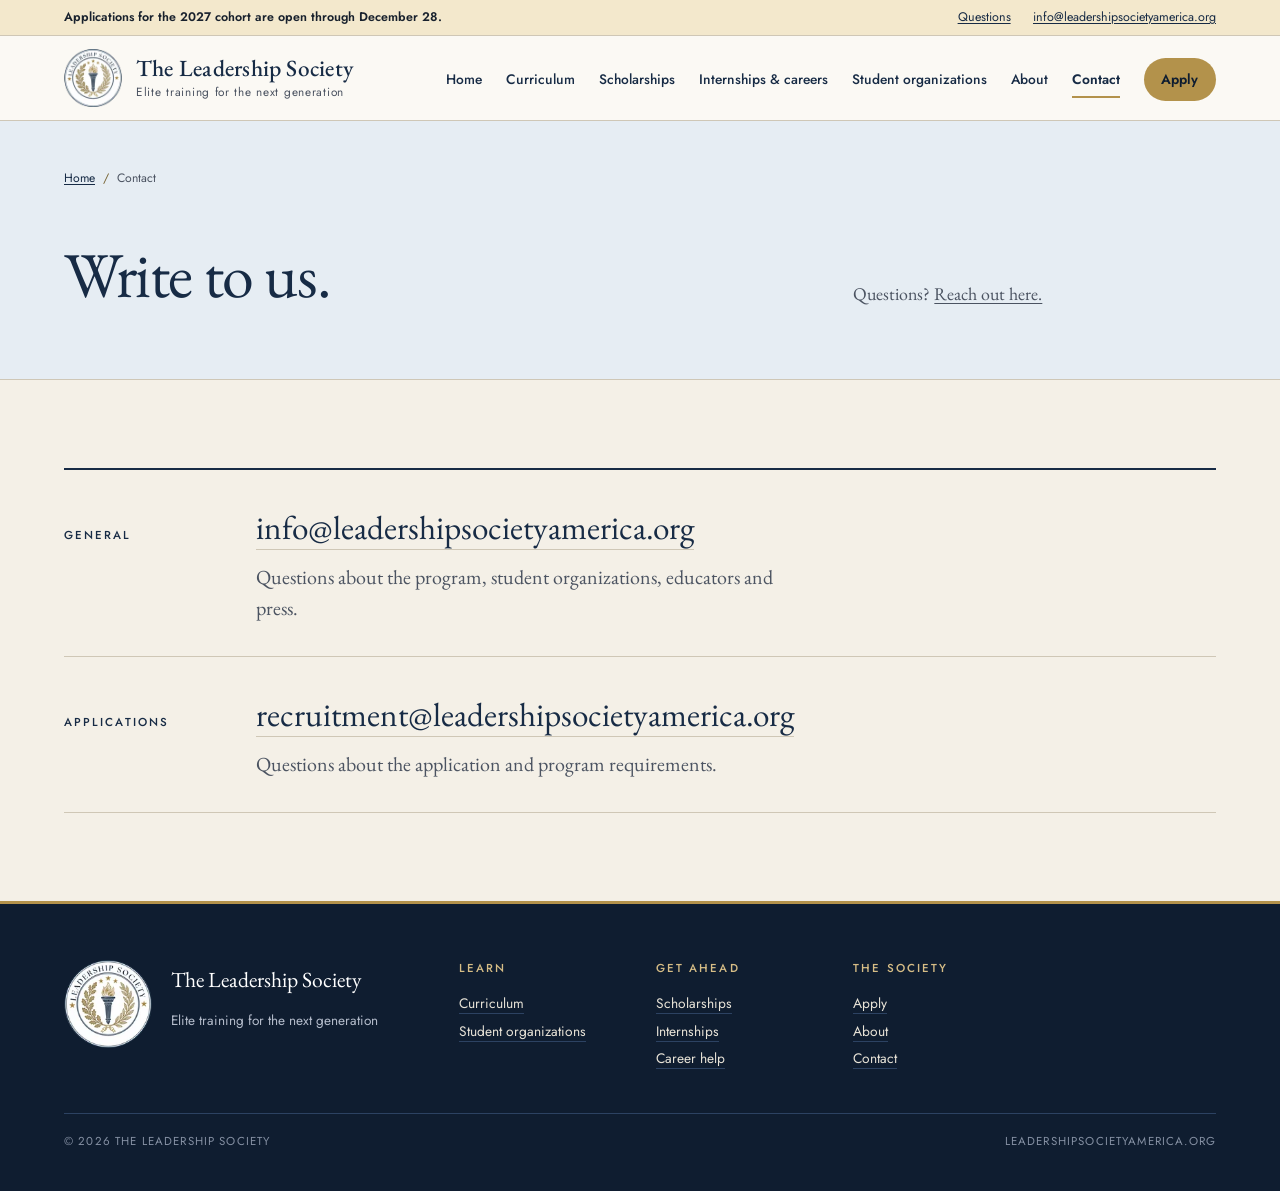
<file: contact.html>
<!doctype html>
<html lang="en">
<head>
<meta charset="utf-8">
<meta name="viewport" content="width=device-width, initial-scale=1">
<title>Contact | The Leadership Society</title>
<meta name="description" content="Contact the Leadership Society about the program or the application.">
<meta name="theme-color" content="#fbf9f4">
<meta property="og:title" content="Contact | The Leadership Society">
<meta property="og:description" content="Contact the Leadership Society about the program or the application.">
<meta property="og:type" content="website">
<meta property="og:image" content="https://www.leadershipsocietyamerica.org/assets/img/seal-512.png">
<link rel="icon" href="/assets/img/favicon-32.png" sizes="32x32" type="image/png">
<link rel="apple-touch-icon" href="/assets/img/apple-touch-icon.png">
<link rel="preload" href="/assets/fonts/eb-garamond-latin-400-normal.woff2" as="font" type="font/woff2" crossorigin>
<link rel="preload" href="/assets/fonts/jost-latin-500-normal.woff2" as="font" type="font/woff2" crossorigin>
<link rel="stylesheet" href="/assets/site.css">
</head>
<body>
<a class="skip" href="#main">Skip to content</a>
<div class="utility"><div class="wrap"><span><b>Applications for the 2027 cohort are open through December 28.</b></span><span class="u-right"><a href="/trainings#questions">Questions</a><a href="mailto:info@leadershipsocietyamerica.org">info@leadershipsocietyamerica.org</a></span></div></div>
<header class="masthead">
  <div class="wrap">
    <a class="brand" href="/" aria-label="The Leadership Society, home">
      <picture><source type="image/webp" srcset="/assets/img/seal-128.webp 1x, /assets/img/seal-256.webp 2x"><img src="/assets/img/seal-128.png" alt="" width="64" height="64" decoding="async"></picture>
      <span class="brand-name"><b>The Leadership Society</b><small>Elite training for the next generation</small></span>
    </a>
    <button class="menu-toggle" type="button" aria-expanded="false" aria-controls="site-nav" aria-label="Open menu"><svg class="mt-icon" viewBox="0 0 24 24" width="18" height="18" fill="none" stroke="currentColor" stroke-width="1.6" stroke-linecap="round" aria-hidden="true" focusable="false"><path class="mt-a" d="M4 7h16"/><path class="mt-b" d="M4 12h16"/><path class="mt-c" d="M4 17h16"/></svg><span class="mt-label">Menu</span></button>
    <nav class="nav" id="site-nav" aria-label="Main"><ul><li><a href="/">Home</a></li><li><a href="/trainings">Curriculum</a></li><li><a href="/scholarships">Scholarships</a></li><li><a href="/internships">Internships &amp; careers</a></li><li><a href="/organizations">Student organizations</a></li><li><a href="/about">About</a></li><li><a href="/contact" aria-current="page">Contact</a></li><li><a href="/apply" class="nav-apply">Apply</a></li></ul></nav>
  </div>
</header>
<main id="main">
<section class="pagehead">
  <div class="wrap">
    <nav class="crumbs" aria-label="Breadcrumb"><a href="/">Home</a><span aria-hidden="true">/</span>Contact</nav>
    <div class="grid">
      <div class="ph-main"><h1 class="display">Write to us.</h1></div>
      <div class="aside"><p>Questions? <a href="mailto:info@leadershipsocietyamerica.org">Reach out here.</a></p></div>
    </div>
  </div>
</section>

<div class="prose-grid">
  <div class="wrap grid">
    <div class="contact-body">
      <ul class="addresses">
        <li><span class="label">General</span><div><a class="mail" href="mailto:info@leadershipsocietyamerica.org">info@leadershipsocietyamerica.org</a><p>Questions about the program, student organizations, educators and press.</p></div></li>
        <li><span class="label">Applications</span><div><a class="mail" href="mailto:recruitment@leadershipsocietyamerica.org">recruitment@leadershipsocietyamerica.org</a><p>Questions about the application and program requirements.</p></div></li>
      </ul>
    </div>
  </div>
</div>
</main>
<footer class="footer">
  <div class="wrap">
    <div class="grid">
      <div class="f-brand">
        <picture><source type="image/webp" srcset="/assets/img/seal-128.webp 1x, /assets/img/seal-256.webp 2x"><img src="/assets/img/seal-128.png" alt="" width="88" height="88" loading="lazy" decoding="async"></picture>
        <div><p>The Leadership Society</p><span class="small">Elite training for the next generation</span></div>
      </div>
      <div class="f-col">
        <span class="label">Learn</span>
        <ul><li><a href="/trainings">Curriculum</a></li><li><a href="/organizations">Student organizations</a></li></ul>
      </div>
      <div class="f-col">
        <span class="label">Get ahead</span>
        <ul><li><a href="/scholarships">Scholarships</a></li><li><a href="/internships">Internships</a></li><li><a href="/internships#career-help">Career help</a></li></ul>
      </div>
      <div class="f-col wide">
        <span class="label">The Society</span>
        <ul><li><a href="/apply">Apply</a></li><li><a href="/about">About</a></li><li><a href="/contact">Contact</a></li></ul>
      </div>
    </div>
    <div class="colophon"><span>&copy; 2026 The Leadership Society</span><span>leadershipsocietyamerica.org</span></div>
  </div>
</footer>
<script src="/assets/site.js" defer></script>
</body>
</html>
</file>
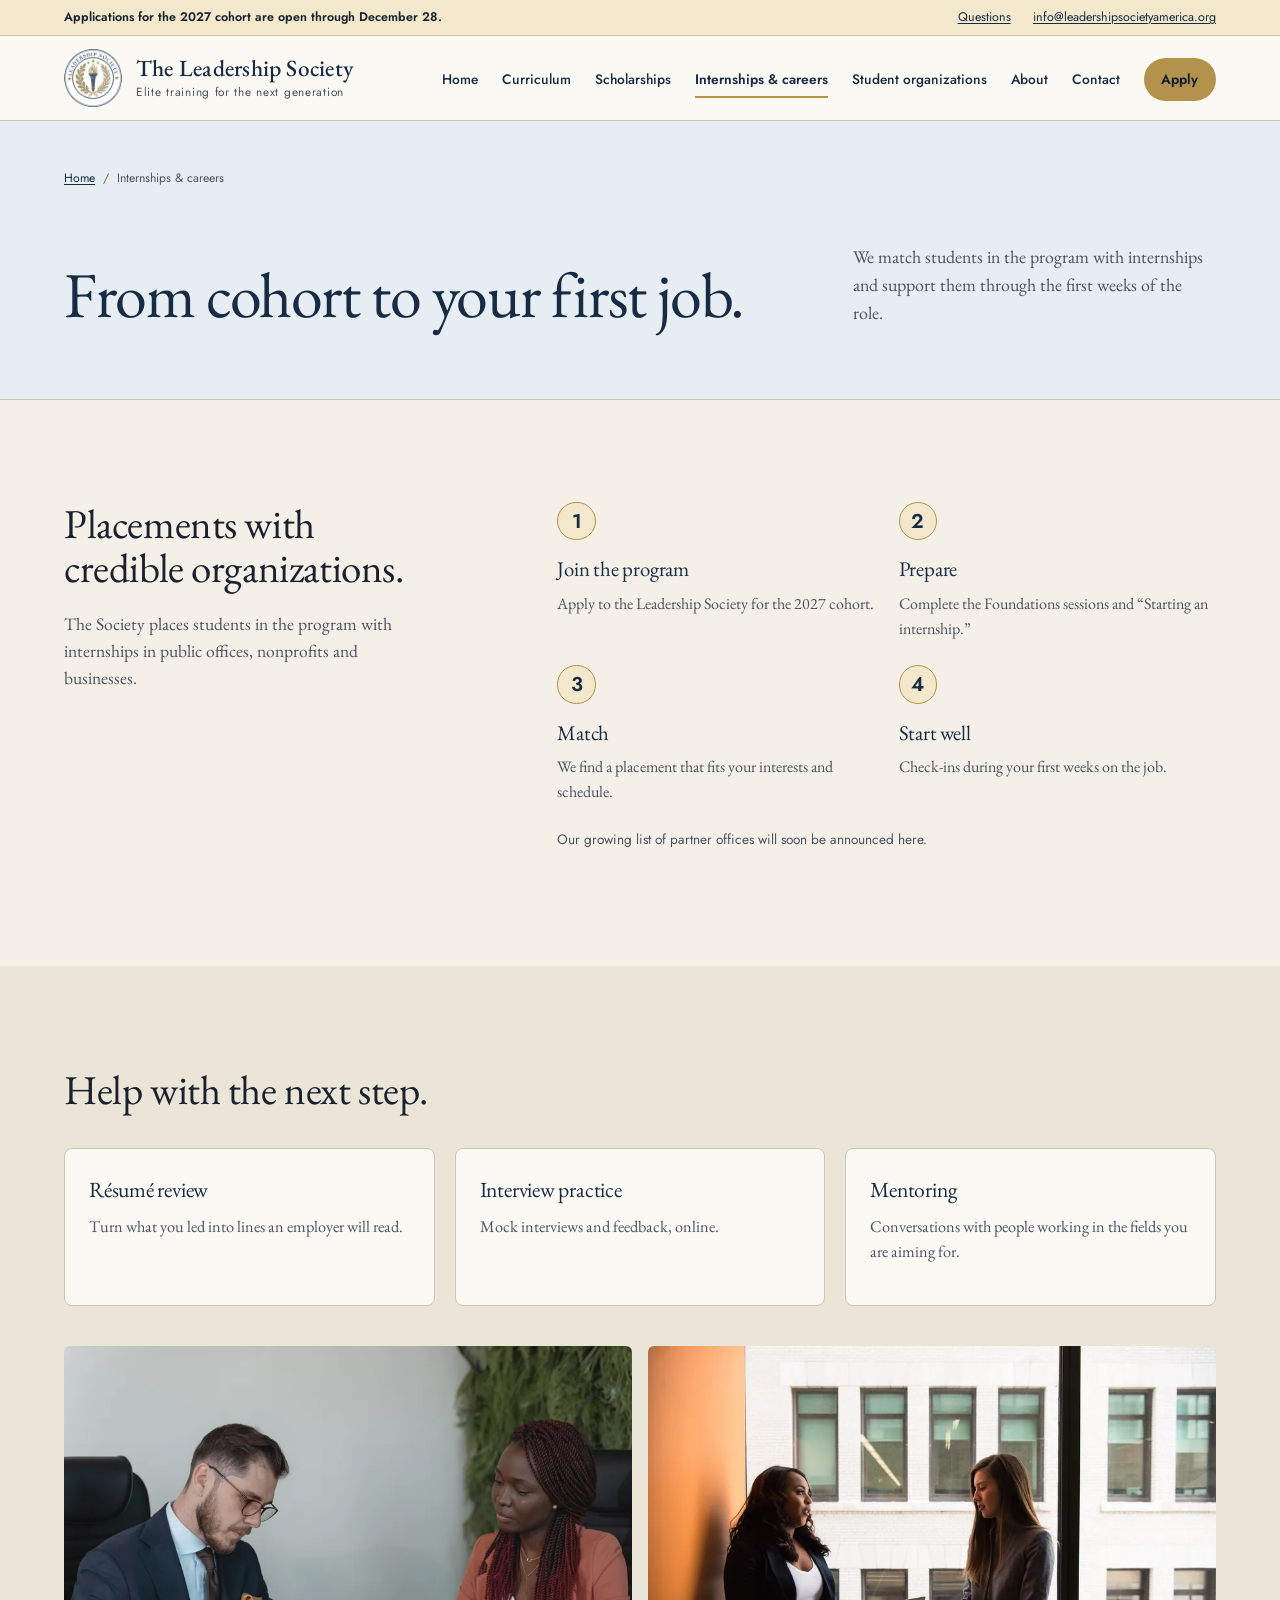
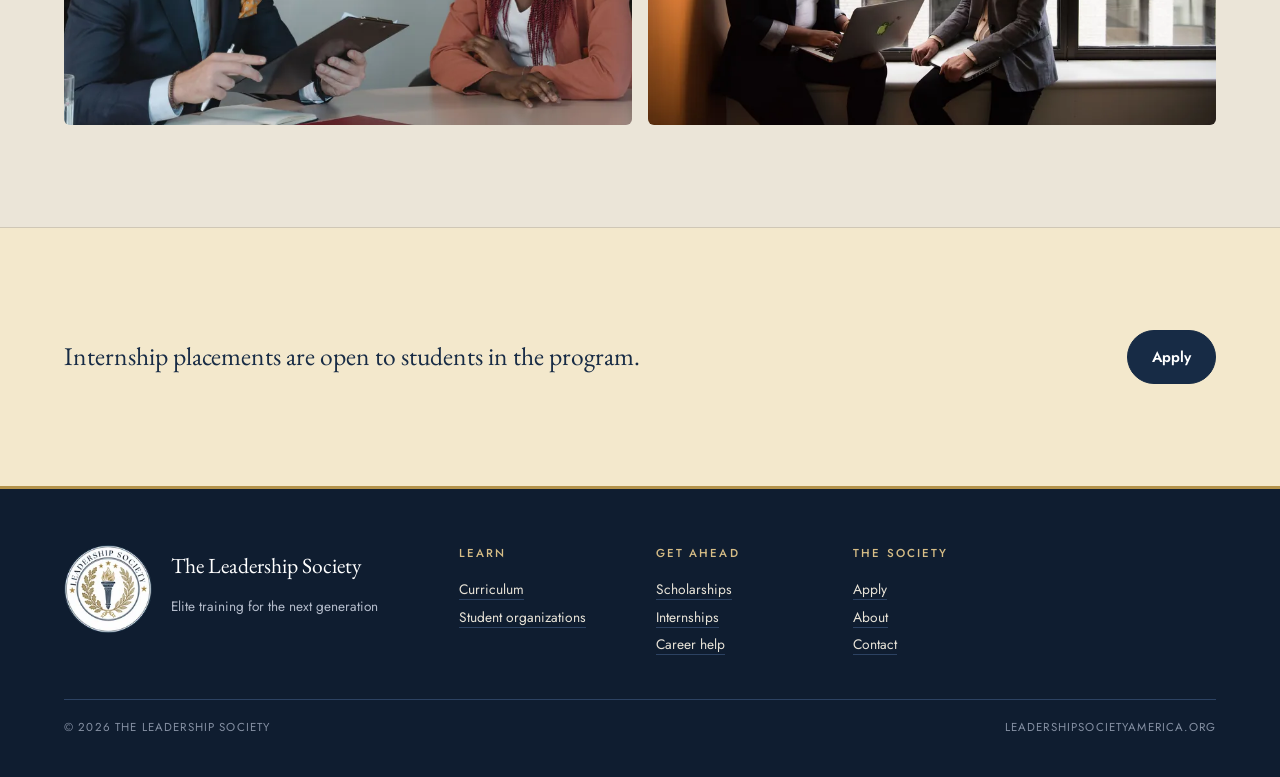
<file: internships.html>
<!doctype html>
<html lang="en">
<head>
<meta charset="utf-8">
<meta name="viewport" content="width=device-width, initial-scale=1">
<title>Internships and career help | The Leadership Society</title>
<meta name="description" content="Internship placements with credible organizations, plus résumé review, interview practice and mentoring for students in the Leadership Society.">
<meta name="theme-color" content="#fbf9f4">
<meta property="og:title" content="Internships and career help | The Leadership Society">
<meta property="og:description" content="Internship placements with credible organizations, plus résumé review, interview practice and mentoring for students in the Leadership Society.">
<meta property="og:type" content="website">
<meta property="og:image" content="https://www.leadershipsocietyamerica.org/assets/img/seal-512.png">
<link rel="icon" href="/assets/img/favicon-32.png" sizes="32x32" type="image/png">
<link rel="apple-touch-icon" href="/assets/img/apple-touch-icon.png">
<link rel="preload" href="/assets/fonts/eb-garamond-latin-400-normal.woff2" as="font" type="font/woff2" crossorigin>
<link rel="preload" href="/assets/fonts/jost-latin-500-normal.woff2" as="font" type="font/woff2" crossorigin>
<link rel="stylesheet" href="/assets/site.css">
</head>
<body>
<a class="skip" href="#main">Skip to content</a>
<div class="utility"><div class="wrap"><span><b>Applications for the 2027 cohort are open through December 28.</b></span><span class="u-right"><a href="/trainings#questions">Questions</a><a href="mailto:info@leadershipsocietyamerica.org">info@leadershipsocietyamerica.org</a></span></div></div>
<header class="masthead">
  <div class="wrap">
    <a class="brand" href="/" aria-label="The Leadership Society, home">
      <picture><source type="image/webp" srcset="/assets/img/seal-128.webp 1x, /assets/img/seal-256.webp 2x"><img src="/assets/img/seal-128.png" alt="" width="64" height="64" decoding="async"></picture>
      <span class="brand-name"><b>The Leadership Society</b><small>Elite training for the next generation</small></span>
    </a>
    <button class="menu-toggle" type="button" aria-expanded="false" aria-controls="site-nav" aria-label="Open menu"><svg class="mt-icon" viewBox="0 0 24 24" width="18" height="18" fill="none" stroke="currentColor" stroke-width="1.6" stroke-linecap="round" aria-hidden="true" focusable="false"><path class="mt-a" d="M4 7h16"/><path class="mt-b" d="M4 12h16"/><path class="mt-c" d="M4 17h16"/></svg><span class="mt-label">Menu</span></button>
    <nav class="nav" id="site-nav" aria-label="Main"><ul><li><a href="/">Home</a></li><li><a href="/trainings">Curriculum</a></li><li><a href="/scholarships">Scholarships</a></li><li><a href="/internships" aria-current="page">Internships &amp; careers</a></li><li><a href="/organizations">Student organizations</a></li><li><a href="/about">About</a></li><li><a href="/contact">Contact</a></li><li><a href="/apply" class="nav-apply">Apply</a></li></ul></nav>
  </div>
</header>
<main id="main">
<section class="pagehead">
  <div class="wrap">
    <nav class="crumbs" aria-label="Breadcrumb"><a href="/">Home</a><span aria-hidden="true">/</span>Internships &amp; careers</nav>
    <div class="grid">
      <div class="ph-main"><h1 class="display">From cohort to your first job.</h1></div>
      <div class="aside"><p>We match students in the program with internships and support them through the first weeks of the role.</p></div>
    </div>
  </div>
</section>

<section class="section">
  <div class="wrap grid">
    <div class="section-head">
      <h2 class="h2">Placements with credible organizations.</h2>
      <p>The Society places students in the program with internships in public offices, nonprofits and businesses.</p>
    </div>
    <div class="section-body">
      <ol class="steps" style="grid-template-columns:1fr 1fr">
        <li><h3>Join the program</h3><p>Apply to the Leadership Society for the 2027 cohort.</p></li>
        <li><h3>Prepare</h3><p>Complete the Foundations sessions and &ldquo;Starting an internship.&rdquo;</p></li>
        <li><h3>Match</h3><p>We find a placement that fits your interests and schedule.</p></li>
        <li><h3>Start well</h3><p>Check-ins during your first weeks on the job.</p></li>
      </ol>
      <p class="small" style="margin-top:1.5rem">Our growing list of partner offices will soon be announced here.</p>
    </div>
  </div>
</section>

<section class="section tint" id="career-help">
  <div class="wrap">
    <div class="head-row"><div><h2 class="h2">Help with the next step.</h2></div></div>
    <div class="cards">
      <div class="card"><h3>R&eacute;sum&eacute; review</h3><p>Turn what you led into lines an employer will read.</p></div>
      <div class="card"><h3>Interview practice</h3><p>Mock interviews and feedback, online.</p></div>
      <div class="card"><h3>Mentoring</h3><p>Conversations with people working in the fields you are aiming for.</p></div>
    </div>
    <div class="photo-pair photo-pair-equal" style="margin-top:2.5rem"><figure class="photo"><img src="/assets/img/photos/resume-review.webp" alt="A professional reviewing a student&rsquo;s r&eacute;sum&eacute;" width="880" height="587" loading="lazy" decoding="async"></figure><figure class="photo"><img src="/assets/img/photos/office-window.webp" alt="Two young professionals talking by an office window" width="880" height="587" loading="lazy" decoding="async"></figure></div>
  </div>
</section>

<section class="section closing closing-line">
  <div class="wrap">
    <p>Internship placements are open to students in the program.</p>
    <a class="btn" href="/apply">Apply</a>
  </div>
</section>
</main>
<footer class="footer">
  <div class="wrap">
    <div class="grid">
      <div class="f-brand">
        <picture><source type="image/webp" srcset="/assets/img/seal-128.webp 1x, /assets/img/seal-256.webp 2x"><img src="/assets/img/seal-128.png" alt="" width="88" height="88" loading="lazy" decoding="async"></picture>
        <div><p>The Leadership Society</p><span class="small">Elite training for the next generation</span></div>
      </div>
      <div class="f-col">
        <span class="label">Learn</span>
        <ul><li><a href="/trainings">Curriculum</a></li><li><a href="/organizations">Student organizations</a></li></ul>
      </div>
      <div class="f-col">
        <span class="label">Get ahead</span>
        <ul><li><a href="/scholarships">Scholarships</a></li><li><a href="/internships">Internships</a></li><li><a href="/internships#career-help">Career help</a></li></ul>
      </div>
      <div class="f-col wide">
        <span class="label">The Society</span>
        <ul><li><a href="/apply">Apply</a></li><li><a href="/about">About</a></li><li><a href="/contact">Contact</a></li></ul>
      </div>
    </div>
    <div class="colophon"><span>&copy; 2026 The Leadership Society</span><span>leadershipsocietyamerica.org</span></div>
  </div>
</footer>
<script src="/assets/site.js" defer></script>
</body>
</html>
</file>
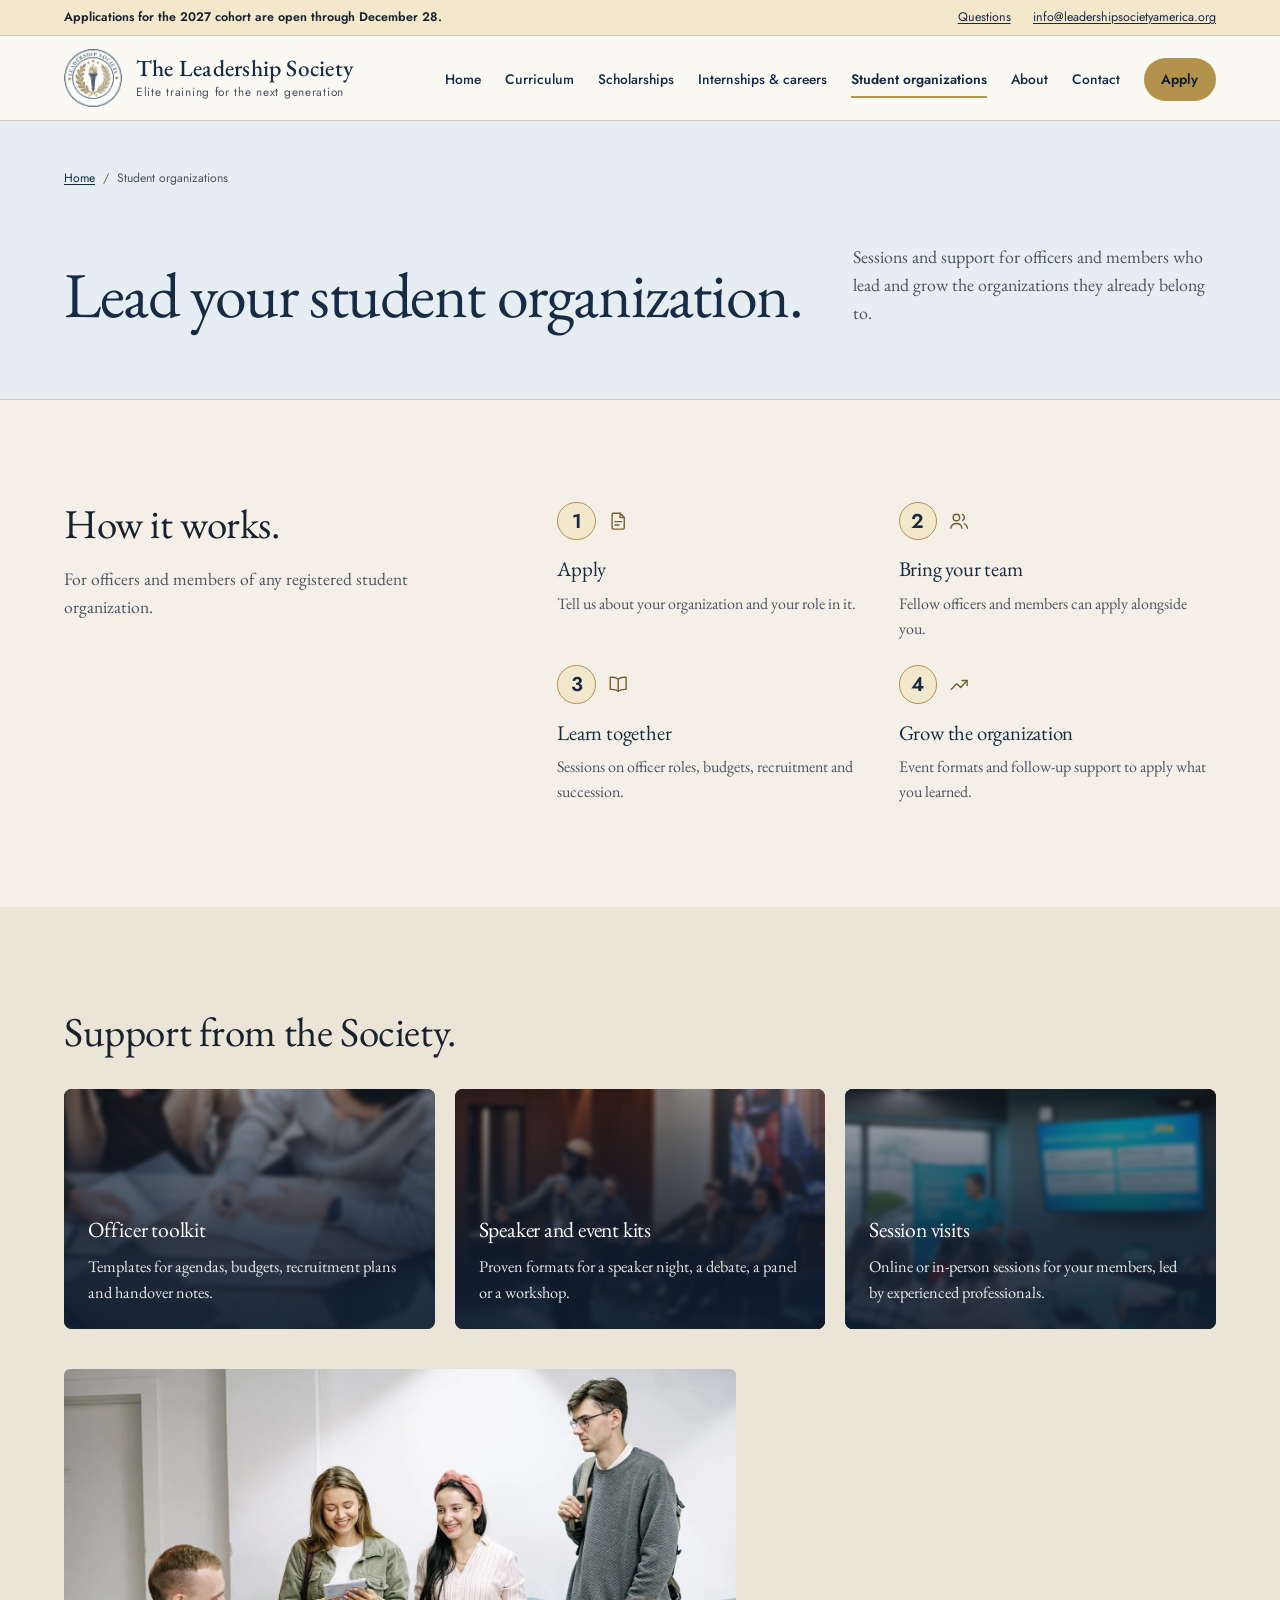
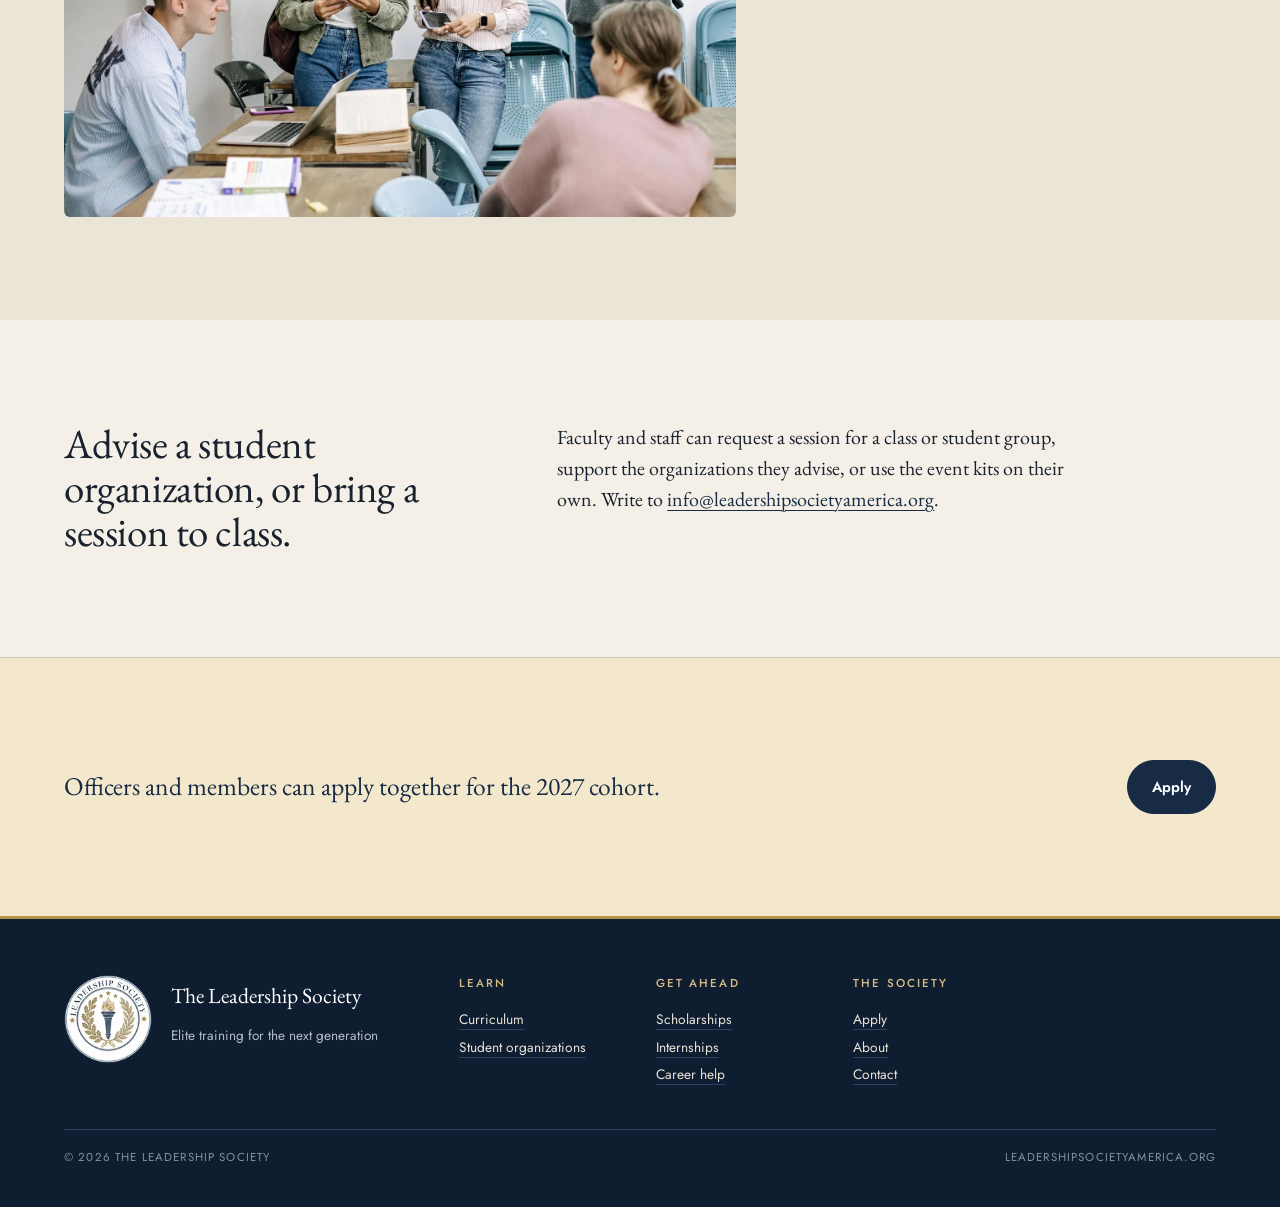
<file: organizations.html>
<!doctype html>
<html lang="en">
<head>
<meta charset="utf-8">
<meta name="viewport" content="width=device-width, initial-scale=1">
<title>Lead a student organization | The Leadership Society</title>
<meta name="description" content="Sessions and support for students who lead and grow existing student organizations: officers, recruitment, budgets and succession.">
<meta name="theme-color" content="#fbf9f4">
<meta property="og:title" content="Lead a student organization | The Leadership Society">
<meta property="og:description" content="Sessions and support for students who lead and grow existing student organizations: officers, recruitment, budgets and succession.">
<meta property="og:type" content="website">
<meta property="og:image" content="https://www.leadershipsocietyamerica.org/assets/img/seal-512.png">
<link rel="icon" href="/assets/img/favicon-32.png" sizes="32x32" type="image/png">
<link rel="apple-touch-icon" href="/assets/img/apple-touch-icon.png">
<link rel="preload" href="/assets/fonts/eb-garamond-latin-400-normal.woff2" as="font" type="font/woff2" crossorigin>
<link rel="preload" href="/assets/fonts/jost-latin-500-normal.woff2" as="font" type="font/woff2" crossorigin>
<link rel="stylesheet" href="/assets/site.css">
</head>
<body>
<a class="skip" href="#main">Skip to content</a>
<div class="utility"><div class="wrap"><span><b>Applications for the 2027 cohort are open through December 28.</b></span><span class="u-right"><a href="/trainings#questions">Questions</a><a href="mailto:info@leadershipsocietyamerica.org">info@leadershipsocietyamerica.org</a></span></div></div>
<header class="masthead">
  <div class="wrap">
    <a class="brand" href="/" aria-label="The Leadership Society, home">
      <picture><source type="image/webp" srcset="/assets/img/seal-128.webp 1x, /assets/img/seal-256.webp 2x"><img src="/assets/img/seal-128.png" alt="" width="64" height="64" decoding="async"></picture>
      <span class="brand-name"><b>The Leadership Society</b><small>Elite training for the next generation</small></span>
    </a>
    <button class="menu-toggle" type="button" aria-expanded="false" aria-controls="site-nav" aria-label="Open menu"><svg class="mt-icon" viewBox="0 0 24 24" width="18" height="18" fill="none" stroke="currentColor" stroke-width="1.6" stroke-linecap="round" aria-hidden="true" focusable="false"><path class="mt-a" d="M4 7h16"/><path class="mt-b" d="M4 12h16"/><path class="mt-c" d="M4 17h16"/></svg><span class="mt-label">Menu</span></button>
    <nav class="nav" id="site-nav" aria-label="Main"><ul><li><a href="/">Home</a></li><li><a href="/trainings">Curriculum</a></li><li><a href="/scholarships">Scholarships</a></li><li><a href="/internships">Internships &amp; careers</a></li><li><a href="/organizations" aria-current="page">Student organizations</a></li><li><a href="/about">About</a></li><li><a href="/contact">Contact</a></li><li><a href="/apply" class="nav-apply">Apply</a></li></ul></nav>
  </div>
</header>
<main id="main">
<section class="pagehead">
  <div class="wrap">
    <nav class="crumbs" aria-label="Breadcrumb"><a href="/">Home</a><span aria-hidden="true">/</span>Student organizations</nav>
    <div class="grid">
      <div class="ph-main"><h1 class="display">Lead your student organization.</h1></div>
      <div class="aside"><p>Sessions and support for officers and members who lead and grow the organizations they already belong to.</p></div>
    </div>
  </div>
</section>

<section class="section">
  <div class="wrap grid">
    <div class="section-head"><h2 class="h2">How it works.</h2><p>For officers and members of any registered student organization.</p></div>
    <div class="section-body">
      <ol class="steps steps-icons" style="grid-template-columns:1fr 1fr">
        <li><span class="step-icon"><svg class="s-icon" viewBox="0 0 24 24" width="20" height="20" fill="none" stroke="currentColor" stroke-width="1.5" stroke-linecap="round" stroke-linejoin="round" aria-hidden="true" focusable="false"><path d="M14 3.5H7A1.5 1.5 0 0 0 5.5 5v14A1.5 1.5 0 0 0 7 20.5h10a1.5 1.5 0 0 0 1.5-1.5V8L14 3.5Z"/><path d="M14 3.5V8h4.5"/><path d="M8.5 12.5h7M8.5 16h4.5"/></svg></span><h3>Apply</h3><p>Tell us about your organization and your role in it.</p></li>
        <li><span class="step-icon"><svg class="s-icon" viewBox="0 0 24 24" width="20" height="20" fill="none" stroke="currentColor" stroke-width="1.5" stroke-linecap="round" stroke-linejoin="round" aria-hidden="true" focusable="false"><circle cx="9" cy="8" r="3.5"/><path d="M3 19.5c.6-3.2 3-5 6-5s5.4 1.8 6 5"/><path d="M15.5 4.8a3.5 3.5 0 0 1 0 6.4"/><path d="M17.5 14.8c1.8.6 3 2.2 3.5 4.7"/></svg></span><h3>Bring your team</h3><p>Fellow officers and members can apply alongside you.</p></li>
        <li><span class="step-icon"><svg class="s-icon" viewBox="0 0 24 24" width="20" height="20" fill="none" stroke="currentColor" stroke-width="1.5" stroke-linecap="round" stroke-linejoin="round" aria-hidden="true" focusable="false"><path d="M12 6.5C10.5 5.2 8.3 4.5 5.5 4.5h-2v13h2c2.8 0 5 .7 6.5 2 1.5-1.3 3.7-2 6.5-2h2v-13h-2c-2.8 0-5 .7-6.5 2Z"/><path d="M12 6.5v13"/></svg></span><h3>Learn together</h3><p>Sessions on officer roles, budgets, recruitment and succession.</p></li>
        <li><span class="step-icon"><svg class="s-icon" viewBox="0 0 24 24" width="20" height="20" fill="none" stroke="currentColor" stroke-width="1.5" stroke-linecap="round" stroke-linejoin="round" aria-hidden="true" focusable="false"><path d="M3.5 17.5l6-6 4 4 7-7.5"/><path d="M15 8h5.5v5.5"/></svg></span><h3>Grow the organization</h3><p>Event formats and follow-up support to apply what you learned.</p></li>
      </ol>
    </div>
  </div>
</section>

<section class="section tint" id="kits">
  <div class="wrap">
    <div class="head-row"><div><h2 class="h2">Support from the Society.</h2></div></div>
    <div class="cards photo-cards photo-cards-3">
      <div class="card photo-card"><img class="pc-bg" src="/assets/img/photos/tile-toolkit.webp" alt="" loading="lazy" decoding="async"><div class="pc-body"><h3>Officer toolkit</h3><p>Templates for agendas, budgets, recruitment plans and handover notes.</p></div></div>
      <div class="card photo-card"><img class="pc-bg" src="/assets/img/photos/tile-speaker.webp" alt="" loading="lazy" decoding="async"><div class="pc-body"><h3>Speaker and event kits</h3><p>Proven formats for a speaker night, a debate, a panel or a workshop.</p></div></div>
      <div class="card photo-card"><img class="pc-bg" src="/assets/img/photos/tile-visits.webp" alt="" loading="lazy" decoding="async"><div class="pc-body"><h3>Session visits</h3><p>Online or in-person sessions for your members, led by experienced professionals.</p></div></div>
    </div>
    <div style="margin-top:2.5rem;max-width:42rem"><figure class="photo"><img src="/assets/img/photos/student-org.webp" alt="College students meeting to plan for their organization." loading="lazy" decoding="async"></figure></div>
  </div>
</section>

<section class="section" id="advisers">
  <div class="wrap grid">
    <div class="section-head"><h2 class="h2">Advise a student organization, or bring a session to class.</h2></div>
    <div class="section-body">
      <p>Faculty and staff can request a session for a class or student group, support the organizations they advise, or use the event kits on their own. Write to <a href="mailto:info@leadershipsocietyamerica.org">info@leadershipsocietyamerica.org</a>.</p>
    </div>
  </div>
</section>
<section class="section closing closing-line">
  <div class="wrap">
    <p>Officers and members can apply together for the 2027 cohort.</p>
    <a class="btn" href="/apply">Apply</a>
  </div>
</section>
</main>
<footer class="footer">
  <div class="wrap">
    <div class="grid">
      <div class="f-brand">
        <picture><source type="image/webp" srcset="/assets/img/seal-128.webp 1x, /assets/img/seal-256.webp 2x"><img src="/assets/img/seal-128.png" alt="" width="88" height="88" loading="lazy" decoding="async"></picture>
        <div><p>The Leadership Society</p><span class="small">Elite training for the next generation</span></div>
      </div>
      <div class="f-col">
        <span class="label">Learn</span>
        <ul><li><a href="/trainings">Curriculum</a></li><li><a href="/organizations">Student organizations</a></li></ul>
      </div>
      <div class="f-col">
        <span class="label">Get ahead</span>
        <ul><li><a href="/scholarships">Scholarships</a></li><li><a href="/internships">Internships</a></li><li><a href="/internships#career-help">Career help</a></li></ul>
      </div>
      <div class="f-col wide">
        <span class="label">The Society</span>
        <ul><li><a href="/apply">Apply</a></li><li><a href="/about">About</a></li><li><a href="/contact">Contact</a></li></ul>
      </div>
    </div>
    <div class="colophon"><span>&copy; 2026 The Leadership Society</span><span>leadershipsocietyamerica.org</span></div>
  </div>
</footer>
<script src="/assets/site.js" defer></script>
</body>
</html>
</file>
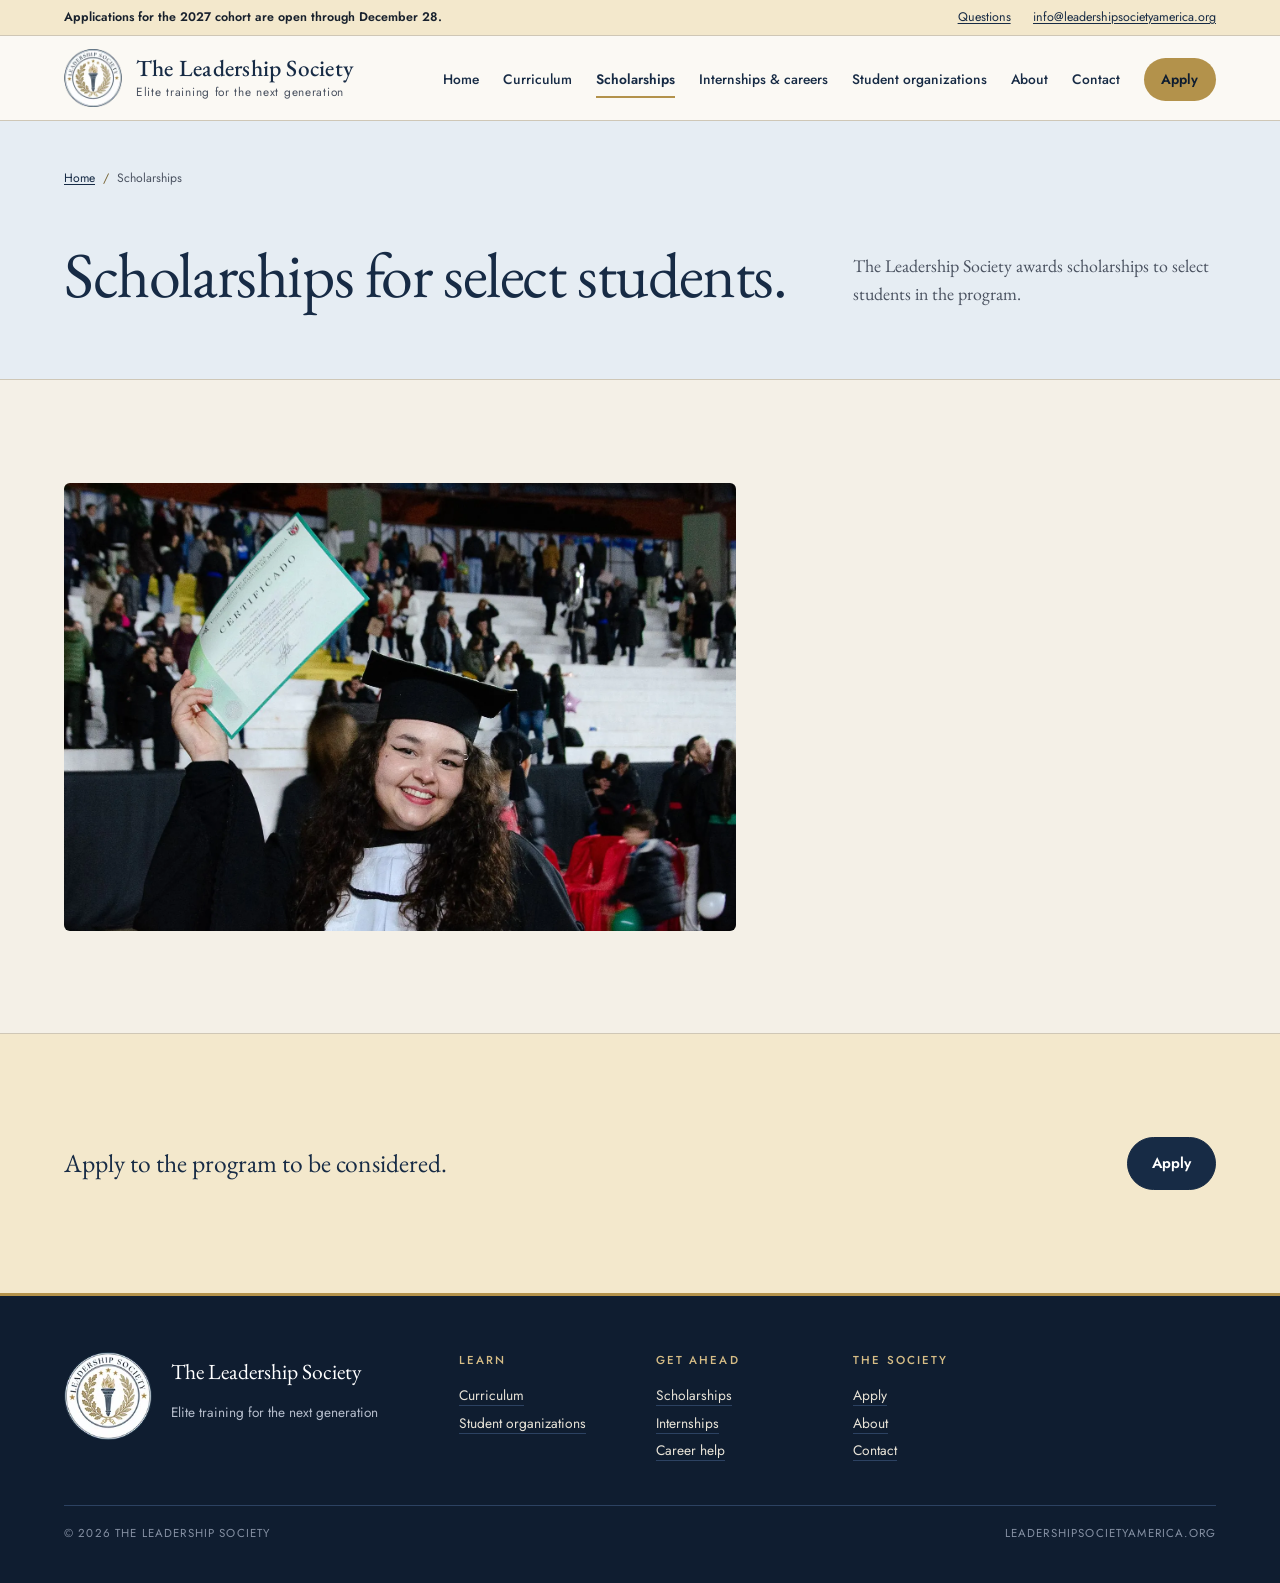
<file: scholarships.html>
<!doctype html>
<html lang="en">
<head>
<meta charset="utf-8">
<meta name="viewport" content="width=device-width, initial-scale=1">
<title>Scholarships | The Leadership Society</title>
<meta name="description" content="Leadership Society scholarships are available to select students in the program.">
<meta name="theme-color" content="#fbf9f4">
<meta property="og:title" content="Scholarships | The Leadership Society">
<meta property="og:description" content="Leadership Society scholarships are available to select students in the program.">
<meta property="og:type" content="website">
<meta property="og:image" content="https://www.leadershipsocietyamerica.org/assets/img/seal-512.png">
<link rel="icon" href="/assets/img/favicon-32.png" sizes="32x32" type="image/png">
<link rel="apple-touch-icon" href="/assets/img/apple-touch-icon.png">
<link rel="preload" href="/assets/fonts/eb-garamond-latin-400-normal.woff2" as="font" type="font/woff2" crossorigin>
<link rel="preload" href="/assets/fonts/jost-latin-500-normal.woff2" as="font" type="font/woff2" crossorigin>
<link rel="stylesheet" href="/assets/site.css">
</head>
<body>
<a class="skip" href="#main">Skip to content</a>
<div class="utility"><div class="wrap"><span><b>Applications for the 2027 cohort are open through December 28.</b></span><span class="u-right"><a href="/trainings#questions">Questions</a><a href="mailto:info@leadershipsocietyamerica.org">info@leadershipsocietyamerica.org</a></span></div></div>
<header class="masthead">
  <div class="wrap">
    <a class="brand" href="/" aria-label="The Leadership Society, home">
      <picture><source type="image/webp" srcset="/assets/img/seal-128.webp 1x, /assets/img/seal-256.webp 2x"><img src="/assets/img/seal-128.png" alt="" width="64" height="64" decoding="async"></picture>
      <span class="brand-name"><b>The Leadership Society</b><small>Elite training for the next generation</small></span>
    </a>
    <button class="menu-toggle" type="button" aria-expanded="false" aria-controls="site-nav" aria-label="Open menu"><svg class="mt-icon" viewBox="0 0 24 24" width="18" height="18" fill="none" stroke="currentColor" stroke-width="1.6" stroke-linecap="round" aria-hidden="true" focusable="false"><path class="mt-a" d="M4 7h16"/><path class="mt-b" d="M4 12h16"/><path class="mt-c" d="M4 17h16"/></svg><span class="mt-label">Menu</span></button>
    <nav class="nav" id="site-nav" aria-label="Main"><ul><li><a href="/">Home</a></li><li><a href="/trainings">Curriculum</a></li><li><a href="/scholarships" aria-current="page">Scholarships</a></li><li><a href="/internships">Internships &amp; careers</a></li><li><a href="/organizations">Student organizations</a></li><li><a href="/about">About</a></li><li><a href="/contact">Contact</a></li><li><a href="/apply" class="nav-apply">Apply</a></li></ul></nav>
  </div>
</header>
<main id="main">
<section class="pagehead">
  <div class="wrap">
    <nav class="crumbs" aria-label="Breadcrumb"><a href="/">Home</a><span aria-hidden="true">/</span>Scholarships</nav>
    <div class="grid">
      <div class="ph-main"><h1 class="display">Scholarships for select students.</h1></div>
      <div class="aside"><p>The Leadership Society awards scholarships to select students in the program.</p></div>
    </div>
  </div>
</section>

<section class="section"><div class="wrap"><figure class="photo photo-scholarship"><img src="/assets/img/photos/scholarship.webp" alt="A student holding up an award certificate" loading="lazy" decoding="async"></figure></div></section>
<section class="section closing closing-line">
  <div class="wrap">
    <p>Apply to the program to be considered.</p>
    <a class="btn" href="/apply">Apply</a>
  </div>
</section>
</main>
<footer class="footer">
  <div class="wrap">
    <div class="grid">
      <div class="f-brand">
        <picture><source type="image/webp" srcset="/assets/img/seal-128.webp 1x, /assets/img/seal-256.webp 2x"><img src="/assets/img/seal-128.png" alt="" width="88" height="88" loading="lazy" decoding="async"></picture>
        <div><p>The Leadership Society</p><span class="small">Elite training for the next generation</span></div>
      </div>
      <div class="f-col">
        <span class="label">Learn</span>
        <ul><li><a href="/trainings">Curriculum</a></li><li><a href="/organizations">Student organizations</a></li></ul>
      </div>
      <div class="f-col">
        <span class="label">Get ahead</span>
        <ul><li><a href="/scholarships">Scholarships</a></li><li><a href="/internships">Internships</a></li><li><a href="/internships#career-help">Career help</a></li></ul>
      </div>
      <div class="f-col wide">
        <span class="label">The Society</span>
        <ul><li><a href="/apply">Apply</a></li><li><a href="/about">About</a></li><li><a href="/contact">Contact</a></li></ul>
      </div>
    </div>
    <div class="colophon"><span>&copy; 2026 The Leadership Society</span><span>leadershipsocietyamerica.org</span></div>
  </div>
</footer>
<script src="/assets/site.js" defer></script>
</body>
</html>
</file>
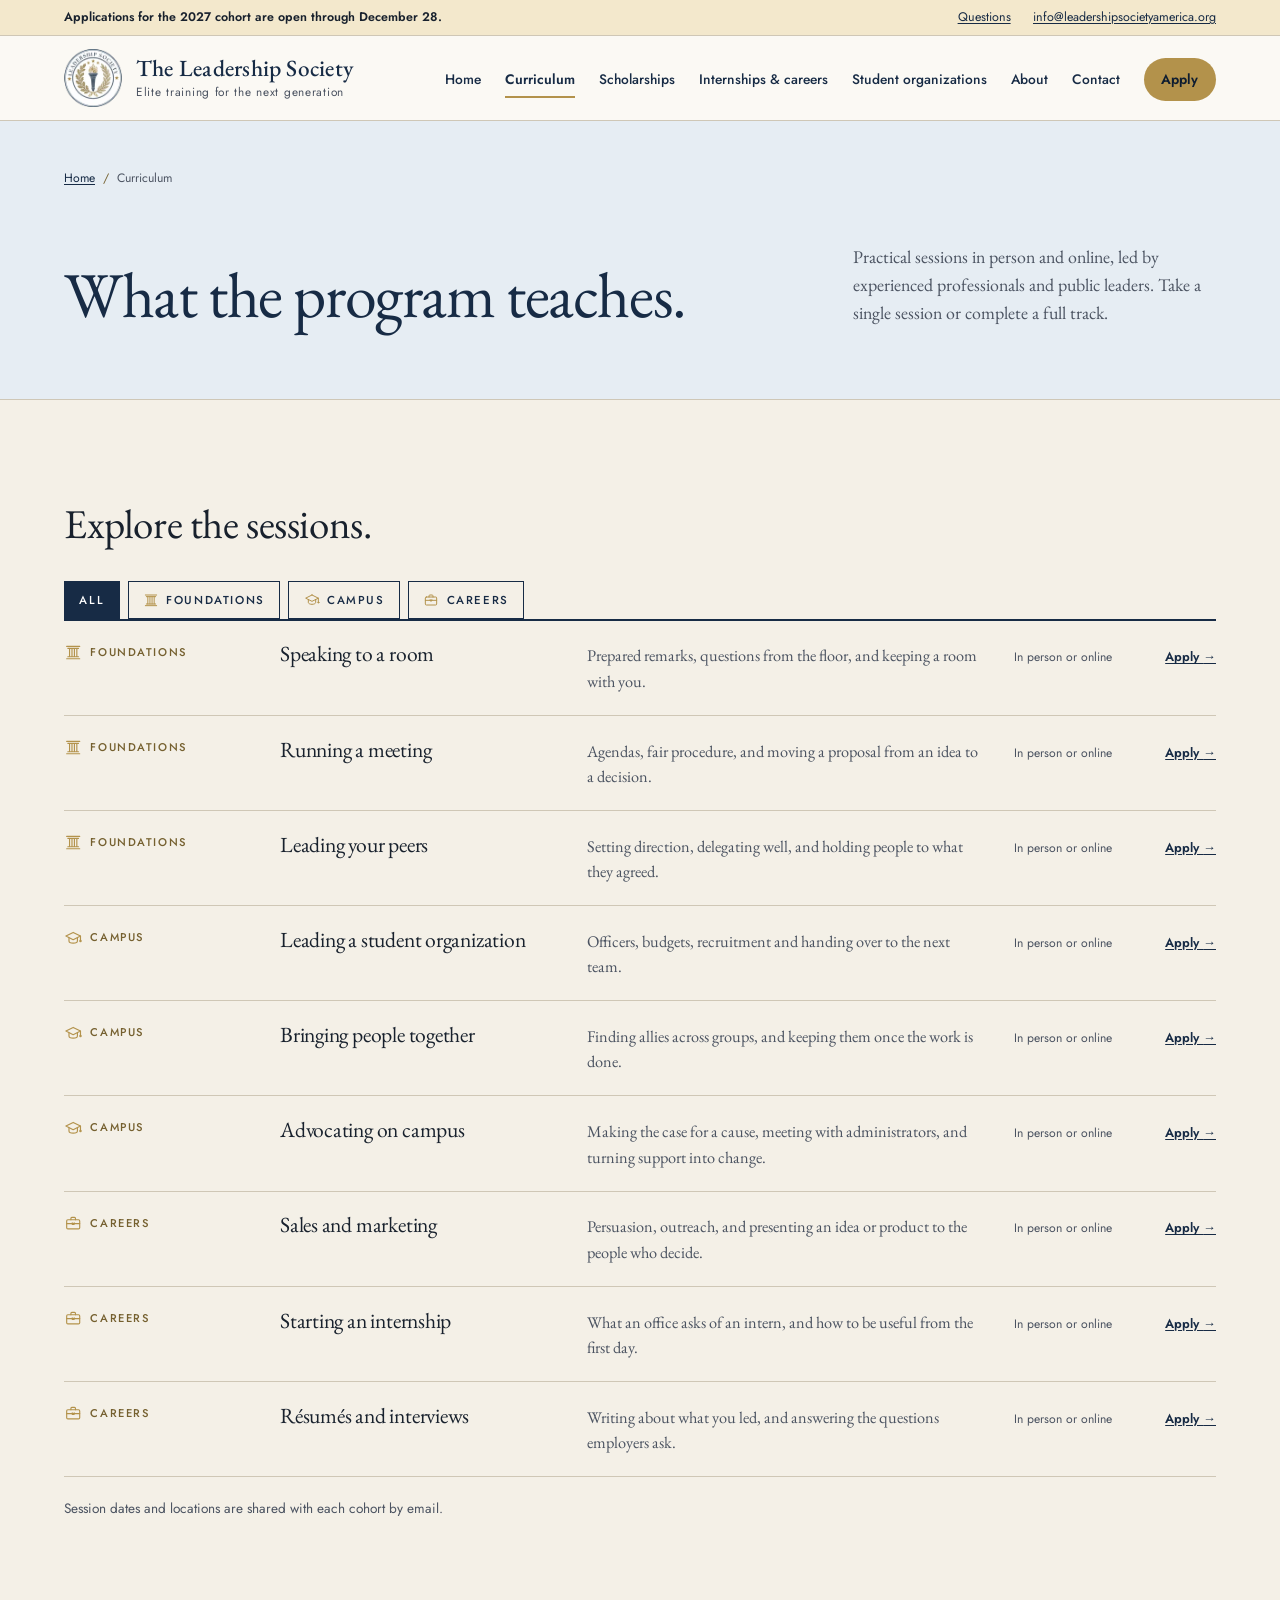
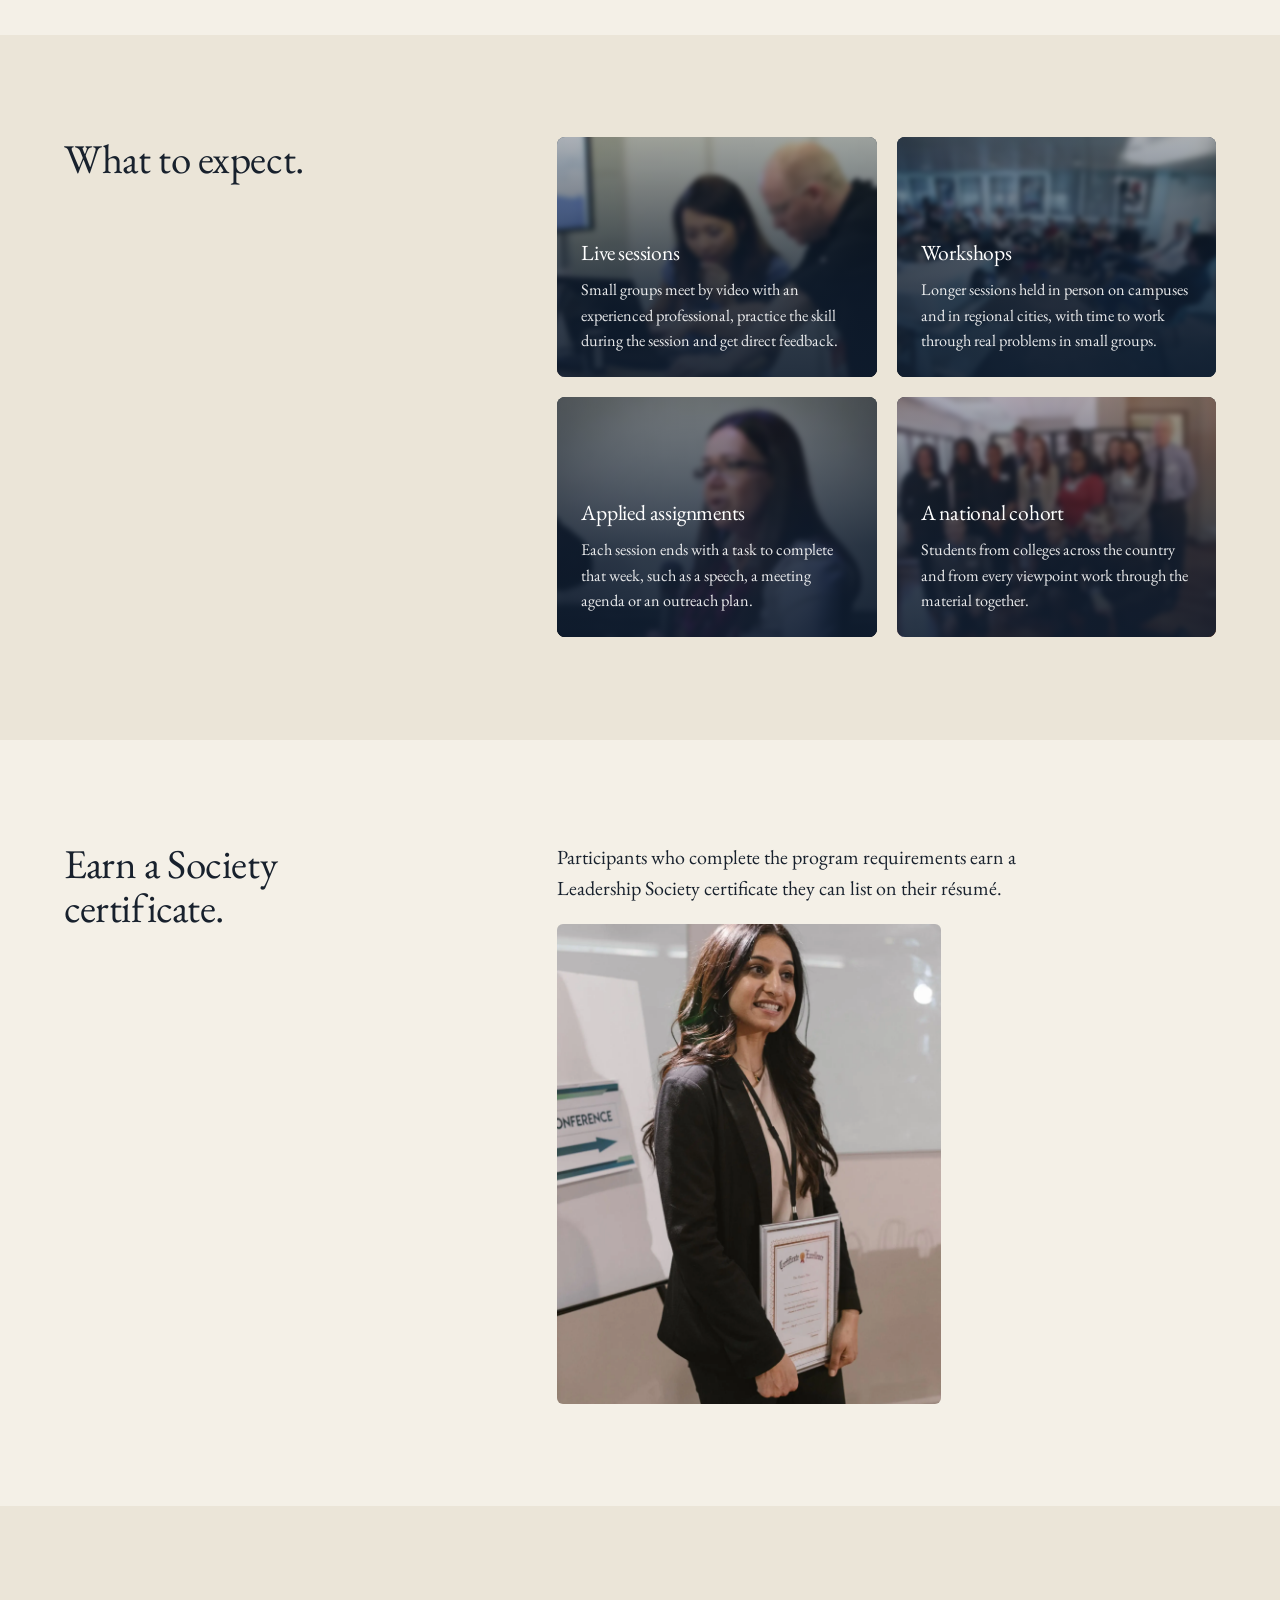
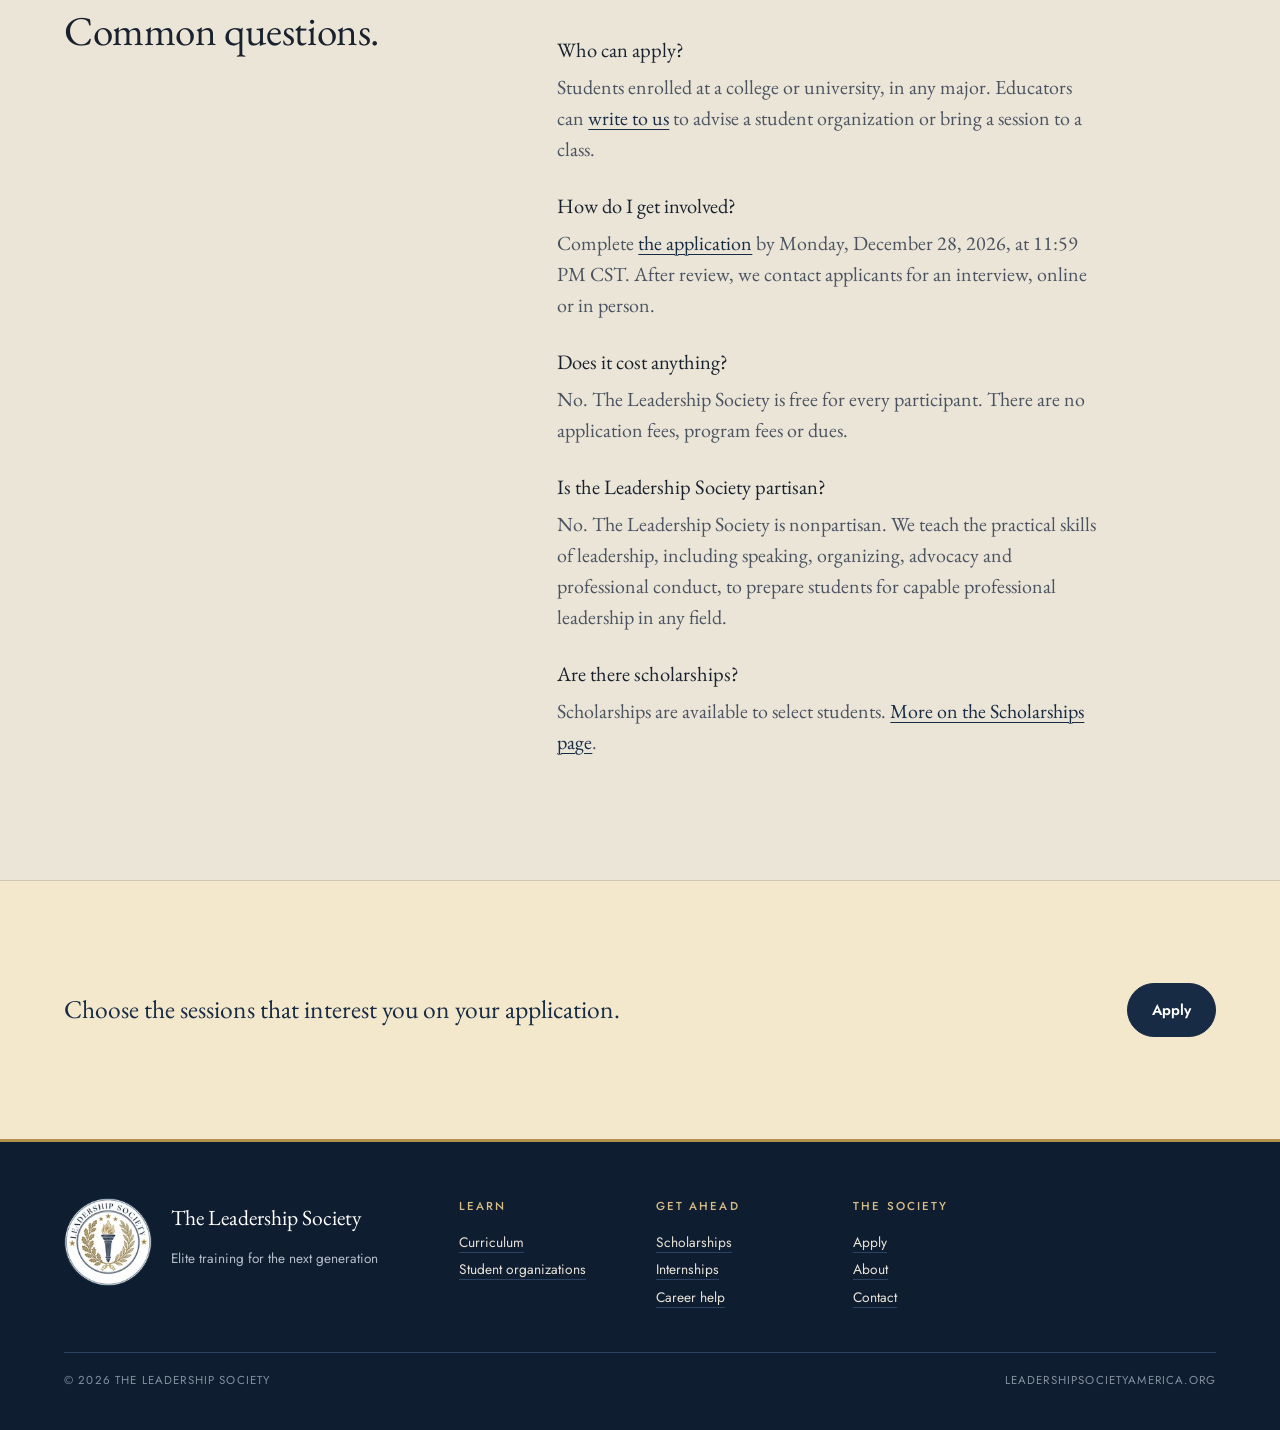
<file: trainings.html>
<!doctype html>
<html lang="en">
<head>
<meta charset="utf-8">
<meta name="viewport" content="width=device-width, initial-scale=1">
<title>Curriculum | The Leadership Society</title>
<meta name="description" content="The Leadership Society curriculum: foundations, campus leadership and careers. Sessions in person or online, led by experienced professionals and public leaders.">
<meta name="theme-color" content="#fbf9f4">
<meta property="og:title" content="Curriculum | The Leadership Society">
<meta property="og:description" content="The Leadership Society curriculum: foundations, campus leadership and careers. Sessions in person or online, led by experienced professionals and public leaders.">
<meta property="og:type" content="website">
<meta property="og:image" content="https://www.leadershipsocietyamerica.org/assets/img/seal-512.png">
<link rel="icon" href="/assets/img/favicon-32.png" sizes="32x32" type="image/png">
<link rel="apple-touch-icon" href="/assets/img/apple-touch-icon.png">
<link rel="preload" href="/assets/fonts/eb-garamond-latin-400-normal.woff2" as="font" type="font/woff2" crossorigin>
<link rel="preload" href="/assets/fonts/jost-latin-500-normal.woff2" as="font" type="font/woff2" crossorigin>
<link rel="stylesheet" href="/assets/site.css">
</head>
<body>
<a class="skip" href="#main">Skip to content</a>
<div class="utility"><div class="wrap"><span><b>Applications for the 2027 cohort are open through December 28.</b></span><span class="u-right"><a href="/trainings#questions">Questions</a><a href="mailto:info@leadershipsocietyamerica.org">info@leadershipsocietyamerica.org</a></span></div></div>
<header class="masthead">
  <div class="wrap">
    <a class="brand" href="/" aria-label="The Leadership Society, home">
      <picture><source type="image/webp" srcset="/assets/img/seal-128.webp 1x, /assets/img/seal-256.webp 2x"><img src="/assets/img/seal-128.png" alt="" width="64" height="64" decoding="async"></picture>
      <span class="brand-name"><b>The Leadership Society</b><small>Elite training for the next generation</small></span>
    </a>
    <button class="menu-toggle" type="button" aria-expanded="false" aria-controls="site-nav" aria-label="Open menu"><svg class="mt-icon" viewBox="0 0 24 24" width="18" height="18" fill="none" stroke="currentColor" stroke-width="1.6" stroke-linecap="round" aria-hidden="true" focusable="false"><path class="mt-a" d="M4 7h16"/><path class="mt-b" d="M4 12h16"/><path class="mt-c" d="M4 17h16"/></svg><span class="mt-label">Menu</span></button>
    <nav class="nav" id="site-nav" aria-label="Main"><ul><li><a href="/">Home</a></li><li><a href="/trainings" aria-current="page">Curriculum</a></li><li><a href="/scholarships">Scholarships</a></li><li><a href="/internships">Internships &amp; careers</a></li><li><a href="/organizations">Student organizations</a></li><li><a href="/about">About</a></li><li><a href="/contact">Contact</a></li><li><a href="/apply" class="nav-apply">Apply</a></li></ul></nav>
  </div>
</header>
<main id="main">
<section class="pagehead">
  <div class="wrap">
    <nav class="crumbs" aria-label="Breadcrumb"><a href="/">Home</a><span aria-hidden="true">/</span>Curriculum</nav>
    <div class="grid">
      <div class="ph-main"><h1 class="display">What the program teaches.</h1></div>
      <div class="aside"><p>Practical sessions in person and online, led by experienced professionals and public leaders. Take a single session or complete a full track.</p></div>
    </div>
  </div>
</section>

<section class="section" id="catalogue">
  <div class="wrap">
    <div class="head-row"><div><h2 class="h2">Explore the sessions.</h2></div></div>
    <div class="filters" role="group" aria-label="Filter sessions by topic">
  <button type="button" data-filter="all" aria-pressed="true">All</button>
  <button type="button" data-filter="found" aria-pressed="false"><svg class="t-icon" viewBox="0 0 24 24" width="20" height="20" fill="none" stroke="currentColor" stroke-width="1.5" stroke-linecap="round" stroke-linejoin="round" aria-hidden="true" focusable="false"><path d="M3.5 4.5h17M5 7h14M7.25 7v11M10.42 7v11M13.58 7v11M16.75 7v11M5 18h14M3.5 20.5h17"/></svg>Foundations</button>
  <button type="button" data-filter="campus" aria-pressed="false"><svg class="t-icon" viewBox="0 0 24 24" width="20" height="20" fill="none" stroke="currentColor" stroke-width="1.5" stroke-linecap="round" stroke-linejoin="round" aria-hidden="true" focusable="false"><path d="M12 4.5 2.5 9.25 12 14l9.5-4.75L12 4.5Z"/><path d="M6.5 11.5v4.25c0 1.4 2.46 2.75 5.5 2.75s5.5-1.35 5.5-2.75V11.5"/><path d="M21.5 9.25v5.25"/><circle cx="21.5" cy="15.75" r=".9"/></svg>Campus</button>
  <button type="button" data-filter="career" aria-pressed="false"><svg class="t-icon" viewBox="0 0 24 24" width="20" height="20" fill="none" stroke="currentColor" stroke-width="1.5" stroke-linecap="round" stroke-linejoin="round" aria-hidden="true" focusable="false"><rect x="3.5" y="7.5" width="17" height="12" rx="1.5"/><path d="M9 7.5V5.75c0-.69.56-1.25 1.25-1.25h3.5c.69 0 1.25.56 1.25 1.25V7.5"/><path d="M3.5 12.5h17"/><path d="M10.75 11.5v2h2.5v-2"/></svg>Careers</button>
</div>
<ul class="catalogue">
<li class="session" id="session-speaking" data-track="found"><span class="track"><svg class="t-icon" viewBox="0 0 24 24" width="20" height="20" fill="none" stroke="currentColor" stroke-width="1.5" stroke-linecap="round" stroke-linejoin="round" aria-hidden="true" focusable="false"><path d="M3.5 4.5h17M5 7h14M7.25 7v11M10.42 7v11M13.58 7v11M16.75 7v11M5 18h14M3.5 20.5h17"/></svg><span>Foundations</span></span><h3>Speaking to a room</h3><p>Prepared remarks, questions from the floor, and keeping a room with you.</p><span class="format">In person or online</span><a class="signup" href="/apply?training=speaking">Apply <span aria-hidden="true">&rarr;</span></a></li>
<li class="session" id="session-meetings" data-track="found"><span class="track"><svg class="t-icon" viewBox="0 0 24 24" width="20" height="20" fill="none" stroke="currentColor" stroke-width="1.5" stroke-linecap="round" stroke-linejoin="round" aria-hidden="true" focusable="false"><path d="M3.5 4.5h17M5 7h14M7.25 7v11M10.42 7v11M13.58 7v11M16.75 7v11M5 18h14M3.5 20.5h17"/></svg><span>Foundations</span></span><h3>Running a meeting</h3><p>Agendas, fair procedure, and moving a proposal from an idea to a decision.</p><span class="format">In person or online</span><a class="signup" href="/apply?training=meetings">Apply <span aria-hidden="true">&rarr;</span></a></li>
<li class="session" id="session-peers" data-track="found"><span class="track"><svg class="t-icon" viewBox="0 0 24 24" width="20" height="20" fill="none" stroke="currentColor" stroke-width="1.5" stroke-linecap="round" stroke-linejoin="round" aria-hidden="true" focusable="false"><path d="M3.5 4.5h17M5 7h14M7.25 7v11M10.42 7v11M13.58 7v11M16.75 7v11M5 18h14M3.5 20.5h17"/></svg><span>Foundations</span></span><h3>Leading your peers</h3><p>Setting direction, delegating well, and holding people to what they agreed.</p><span class="format">In person or online</span><a class="signup" href="/apply?training=peers">Apply <span aria-hidden="true">&rarr;</span></a></li>
<li class="session" id="session-student-org" data-track="campus"><span class="track"><svg class="t-icon" viewBox="0 0 24 24" width="20" height="20" fill="none" stroke="currentColor" stroke-width="1.5" stroke-linecap="round" stroke-linejoin="round" aria-hidden="true" focusable="false"><path d="M12 4.5 2.5 9.25 12 14l9.5-4.75L12 4.5Z"/><path d="M6.5 11.5v4.25c0 1.4 2.46 2.75 5.5 2.75s5.5-1.35 5.5-2.75V11.5"/><path d="M21.5 9.25v5.25"/><circle cx="21.5" cy="15.75" r=".9"/></svg><span>Campus</span></span><h3>Leading a student organization</h3><p>Officers, budgets, recruitment and handing over to the next team.</p><span class="format">In person or online</span><a class="signup" href="/apply?training=student-org">Apply <span aria-hidden="true">&rarr;</span></a></li>
<li class="session" id="session-coalitions" data-track="campus"><span class="track"><svg class="t-icon" viewBox="0 0 24 24" width="20" height="20" fill="none" stroke="currentColor" stroke-width="1.5" stroke-linecap="round" stroke-linejoin="round" aria-hidden="true" focusable="false"><path d="M12 4.5 2.5 9.25 12 14l9.5-4.75L12 4.5Z"/><path d="M6.5 11.5v4.25c0 1.4 2.46 2.75 5.5 2.75s5.5-1.35 5.5-2.75V11.5"/><path d="M21.5 9.25v5.25"/><circle cx="21.5" cy="15.75" r=".9"/></svg><span>Campus</span></span><h3>Bringing people together</h3><p>Finding allies across groups, and keeping them once the work is done.</p><span class="format">In person or online</span><a class="signup" href="/apply?training=coalitions">Apply <span aria-hidden="true">&rarr;</span></a></li>
<li class="session" id="session-advocacy" data-track="campus"><span class="track"><svg class="t-icon" viewBox="0 0 24 24" width="20" height="20" fill="none" stroke="currentColor" stroke-width="1.5" stroke-linecap="round" stroke-linejoin="round" aria-hidden="true" focusable="false"><path d="M12 4.5 2.5 9.25 12 14l9.5-4.75L12 4.5Z"/><path d="M6.5 11.5v4.25c0 1.4 2.46 2.75 5.5 2.75s5.5-1.35 5.5-2.75V11.5"/><path d="M21.5 9.25v5.25"/><circle cx="21.5" cy="15.75" r=".9"/></svg><span>Campus</span></span><h3>Advocating on campus</h3><p>Making the case for a cause, meeting with administrators, and turning support into change.</p><span class="format">In person or online</span><a class="signup" href="/apply?training=advocacy">Apply <span aria-hidden="true">&rarr;</span></a></li>
<li class="session" id="session-sales" data-track="career"><span class="track"><svg class="t-icon" viewBox="0 0 24 24" width="20" height="20" fill="none" stroke="currentColor" stroke-width="1.5" stroke-linecap="round" stroke-linejoin="round" aria-hidden="true" focusable="false"><rect x="3.5" y="7.5" width="17" height="12" rx="1.5"/><path d="M9 7.5V5.75c0-.69.56-1.25 1.25-1.25h3.5c.69 0 1.25.56 1.25 1.25V7.5"/><path d="M3.5 12.5h17"/><path d="M10.75 11.5v2h2.5v-2"/></svg><span>Careers</span></span><h3>Sales and marketing</h3><p>Persuasion, outreach, and presenting an idea or product to the people who decide.</p><span class="format">In person or online</span><a class="signup" href="/apply?training=sales">Apply <span aria-hidden="true">&rarr;</span></a></li>
<li class="session" id="session-internship" data-track="career"><span class="track"><svg class="t-icon" viewBox="0 0 24 24" width="20" height="20" fill="none" stroke="currentColor" stroke-width="1.5" stroke-linecap="round" stroke-linejoin="round" aria-hidden="true" focusable="false"><rect x="3.5" y="7.5" width="17" height="12" rx="1.5"/><path d="M9 7.5V5.75c0-.69.56-1.25 1.25-1.25h3.5c.69 0 1.25.56 1.25 1.25V7.5"/><path d="M3.5 12.5h17"/><path d="M10.75 11.5v2h2.5v-2"/></svg><span>Careers</span></span><h3>Starting an internship</h3><p>What an office asks of an intern, and how to be useful from the first day.</p><span class="format">In person or online</span><a class="signup" href="/apply?training=internship">Apply <span aria-hidden="true">&rarr;</span></a></li>
<li class="session" id="session-resume" data-track="career"><span class="track"><svg class="t-icon" viewBox="0 0 24 24" width="20" height="20" fill="none" stroke="currentColor" stroke-width="1.5" stroke-linecap="round" stroke-linejoin="round" aria-hidden="true" focusable="false"><rect x="3.5" y="7.5" width="17" height="12" rx="1.5"/><path d="M9 7.5V5.75c0-.69.56-1.25 1.25-1.25h3.5c.69 0 1.25.56 1.25 1.25V7.5"/><path d="M3.5 12.5h17"/><path d="M10.75 11.5v2h2.5v-2"/></svg><span>Careers</span></span><h3>R&eacute;sum&eacute;s and interviews</h3><p>Writing about what you led, and answering the questions employers ask.</p><span class="format">In person or online</span><a class="signup" href="/apply?training=resume">Apply <span aria-hidden="true">&rarr;</span></a></li>
</ul>
    <p class="small cat-note">Session dates and locations are shared with each cohort by email.</p>
  </div>
</section>

<section class="section tint">
  <div class="wrap grid">
    <div class="section-head"><h2 class="h2">What to expect.</h2></div>
    <div class="section-body">
      <div class="cards photo-cards">
        <div class="card photo-card"><img class="pc-bg" src="/assets/img/photos/tile-live.webp" alt="" loading="lazy" decoding="async"><div class="pc-body"><h3>Live sessions</h3><p>Small groups meet by video with an experienced professional, practice the skill during the session and get direct feedback.</p></div></div>
        <div class="card photo-card"><img class="pc-bg" src="/assets/img/photos/tile-workshop.webp" alt="" loading="lazy" decoding="async"><div class="pc-body"><h3>Workshops</h3><p>Longer sessions held in person on campuses and in regional cities, with time to work through real problems in small groups.</p></div></div>
        <div class="card photo-card"><img class="pc-bg" src="/assets/img/photos/tile-doing.webp" alt="" loading="lazy" decoding="async"><div class="pc-body"><h3>Applied assignments</h3><p>Each session ends with a task to complete that week, such as a speech, a meeting agenda or an outreach plan.</p></div></div>
        <div class="card photo-card"><img class="pc-bg" src="/assets/img/photos/tile-cohort.webp" alt="" loading="lazy" decoding="async"><div class="pc-body"><h3>A national cohort</h3><p>Students from colleges across the country and from every viewpoint work through the material together.</p></div></div>
      </div>
    </div>
  </div>
</section>

<section class="section" id="certificates">
  <div class="wrap grid">
    <div class="section-head"><h2 class="h2">Earn a Society certificate.</h2></div>
    <div class="section-body">
      <p>Participants who complete the program requirements earn a Leadership Society certificate they can list on their r&eacute;sum&eacute;.</p>
      <figure class="photo photo-portrait"><img src="/assets/img/photos/certificate.webp" alt="A participant holding a certificate at a professional event." loading="lazy" decoding="async"></figure>
    </div>
  </div>
</section>

<section class="section tint" id="questions">
  <div class="wrap grid">
    <div class="section-head"><h2 class="h2">Common questions.</h2></div>
    <div class="section-body">
      <dl class="qa">
        <dt>Who can apply?</dt><dd>Students enrolled at a college or university, in any major. Educators can <a href="/contact">write to us</a> to advise a student organization or bring a session to a class.</dd>
        <dt>How do I get involved?</dt><dd>Complete <a href="/apply">the application</a> by Monday, December 28, 2026, at 11:59 PM CST. After review, we contact applicants for an interview, online or in person.</dd>
        <dt>Does it cost anything?</dt><dd>No. The Leadership Society is free for every participant. There are no application fees, program fees or dues.</dd>
        <dt>Is the Leadership Society partisan?</dt><dd>No. The Leadership Society is nonpartisan. We teach the practical skills of leadership, including speaking, organizing, advocacy and professional conduct, to prepare students for capable professional leadership in any field.</dd>
        <dt>Are there scholarships?</dt><dd>Scholarships are available to select students. <a href="/scholarships">More on the Scholarships page</a>.</dd>
      </dl>
    </div>
  </div>
</section>
<section class="section closing closing-line">
  <div class="wrap">
    <p>Choose the sessions that interest you on your application.</p>
    <a class="btn" href="/apply">Apply</a>
  </div>
</section>
</main>
<footer class="footer">
  <div class="wrap">
    <div class="grid">
      <div class="f-brand">
        <picture><source type="image/webp" srcset="/assets/img/seal-128.webp 1x, /assets/img/seal-256.webp 2x"><img src="/assets/img/seal-128.png" alt="" width="88" height="88" loading="lazy" decoding="async"></picture>
        <div><p>The Leadership Society</p><span class="small">Elite training for the next generation</span></div>
      </div>
      <div class="f-col">
        <span class="label">Learn</span>
        <ul><li><a href="/trainings">Curriculum</a></li><li><a href="/organizations">Student organizations</a></li></ul>
      </div>
      <div class="f-col">
        <span class="label">Get ahead</span>
        <ul><li><a href="/scholarships">Scholarships</a></li><li><a href="/internships">Internships</a></li><li><a href="/internships#career-help">Career help</a></li></ul>
      </div>
      <div class="f-col wide">
        <span class="label">The Society</span>
        <ul><li><a href="/apply">Apply</a></li><li><a href="/about">About</a></li><li><a href="/contact">Contact</a></li></ul>
      </div>
    </div>
    <div class="colophon"><span>&copy; 2026 The Leadership Society</span><span>leadershipsocietyamerica.org</span></div>
  </div>
</footer>
<script src="/assets/site.js" defer></script>
</body>
</html>
</file>
<file: assets/site.css>
/* The Leadership Society — site styles
   Type: EB Garamond (display, text) + Jost (labels, UI; replaced Libre Franklin 2026-10-15). Both SIL OFL, self-hosted.
   Palette: navy and gold from the seal, on off-white paper. */

@font-face { font-family: "EB Garamond"; src: url("fonts/eb-garamond-latin-400-normal.woff2") format("woff2"); font-weight: 400; font-style: normal; font-display: swap; }
@font-face { font-family: "EB Garamond"; src: url("fonts/eb-garamond-latin-400-italic.woff2") format("woff2"); font-weight: 400; font-style: italic; font-display: swap; }
@font-face { font-family: "EB Garamond"; src: url("fonts/eb-garamond-latin-500-normal.woff2") format("woff2"); font-weight: 500; font-style: normal; font-display: swap; }
@font-face { font-family: "Jost"; src: url("fonts/jost-latin-400-normal.woff2") format("woff2"); font-weight: 400; font-style: normal; font-display: swap; }
@font-face { font-family: "Jost"; src: url("fonts/jost-latin-500-normal.woff2") format("woff2"); font-weight: 500; font-style: normal; font-display: swap; }
@font-face { font-family: "Jost"; src: url("fonts/jost-latin-600-normal.woff2") format("woff2"); font-weight: 600; font-style: normal; font-display: swap; }

:root {
  --paper: #f4f0e7;
  --paper-deep: #ebe5d8;
  --white: #fbf9f4;
  --ink: #18212d;
  --ink-soft: #4b5361;
  --navy: #172b45;
  --navy-deep: #0f1d30;
  --navy-line: #2c4262;
  --gold: #b3924b;        /* gold on navy */
  --gold-light: #d6bd86;  /* small gold text on navy */
  --gold-ink: #75602f;    /* gold dark enough for text on paper */
  --on-navy: #e9e4d8;
  --on-navy-soft: #b4bccb;
  --rule: #cfc7b6;
  --gold-wash: #f3e8cc;
  --sky: #e6edf3;

  --serif: "EB Garamond", "Iowan Old Style", "Palatino Linotype", Palatino, Georgia, serif;
  --sans: "Jost", "Futura", "Century Gothic", "Helvetica Neue", Arial, sans-serif;

  --measure: 34rem;
  --gutter: clamp(1.25rem, 4vw, 3rem);
  --wrap: 78rem;
}

*, *::before, *::after { box-sizing: border-box; }
html { -webkit-text-size-adjust: 100%; text-size-adjust: 100%; scroll-padding-top: 1rem; }
body {
  margin: 0; background: var(--paper); color: var(--ink);
  font-family: var(--serif); font-size: clamp(1.1rem, 0.35vw + 1rem, 1.25rem); line-height: 1.55;
  font-kerning: normal; font-variant-ligatures: common-ligatures; text-rendering: optimizeLegibility;
}
img, svg { display: block; max-width: 100%; height: auto; }
a { color: var(--navy); text-decoration-thickness: 1px; text-underline-offset: 0.18em; }
a:hover { text-decoration-thickness: 2px; }
:focus-visible { outline: 2px solid var(--gold); outline-offset: 3px; }
::selection { background: var(--navy); color: var(--paper); }

.skip { position: absolute; left: -999px; top: 0; background: var(--gold); color: var(--navy-deep); padding: .6rem 1rem; font-family: var(--sans); font-size: .85rem; z-index: 10; }
.skip:focus { left: 1rem; top: 1rem; }
.wrap { max-width: var(--wrap); margin: 0 auto; padding: 0 var(--gutter); }
.grid { display: grid; grid-template-columns: repeat(12, minmax(0, 1fr)); column-gap: clamp(1rem, 2.5vw, 2.5rem); }

.label { font-family: var(--sans); font-size: .72rem; font-weight: 600; letter-spacing: .16em; text-transform: uppercase; color: var(--gold-ink); }
.on-navy .label, .label.light { color: var(--gold-light); }

/* ---------- Utility bar + header (light, school-like) ---------- */
.utility { background: var(--gold-wash); color: var(--ink); font-family: var(--sans); font-size: .78rem; border-bottom: 1px solid var(--rule); }
.utility .wrap { display: flex; justify-content: space-between; gap: 1rem; padding-top: .5rem; padding-bottom: .5rem; }
.utility a { color: var(--navy); }
.utility b { font-weight: 600; }
.utility .u-right { display: flex; gap: 1.4rem; }

.masthead { background: var(--white); color: var(--navy); border-bottom: 1px solid var(--rule); position: relative; }
.masthead .wrap { display: flex; align-items: center; justify-content: space-between; gap: 2rem; padding-top: .8rem; padding-bottom: .8rem; }
.brand { display: flex; align-items: center; gap: .9rem; color: var(--navy); text-decoration: none; }
.brand img { width: 3.6rem; height: 3.6rem; flex: none; }
.brand-name { display: flex; flex-direction: column; line-height: 1.05; }
.brand-name b { font-weight: 500; font-size: 1.45rem; letter-spacing: .01em; color: var(--navy); }
.brand-name small { font-family: var(--sans); font-size: .66rem; letter-spacing: .08em; color: var(--ink-soft); margin-top: .35rem; }

.nav ul { list-style: none; margin: 0; padding: 0; display: flex; gap: 1.5rem; align-items: center; }
.nav a { font-family: var(--sans); font-size: .86rem; font-weight: 500; color: var(--navy); text-decoration: none; padding: .4rem 0; border-bottom: 2px solid transparent; white-space: nowrap; }
.nav a:hover { border-bottom-color: var(--gold); }
.nav a[aria-current="page"] { border-bottom-color: var(--gold); font-weight: 600; }
.nav a.nav-apply { background: var(--gold); color: var(--navy-deep); padding: .7rem 1.1rem; border: 0; border-radius: 999px; font-weight: 600; }
.nav a.nav-apply:hover, .nav a.nav-apply[aria-current="page"] { background: var(--gold-light); }
.menu-toggle { display: none; }

/* ---------- Type ---------- */
h1, h2, h3 { font-weight: 400; margin: 0; letter-spacing: -.01em; }
.display { font-size: clamp(2.7rem, 6vw, 5.4rem); line-height: 1.0; letter-spacing: -.022em; }
.display em { font-style: italic; color: var(--gold); }
.h2 { font-size: clamp(1.9rem, 3.2vw, 2.75rem); line-height: 1.08; }
.h3 { font-size: 1.55rem; line-height: 1.2; }
.lede { font-size: clamp(1.2rem, 1vw + 1rem, 1.5rem); line-height: 1.45; max-width: 33rem; }
p { margin: 0 0 1em; max-width: var(--measure); }
.small { font-family: var(--sans); font-size: .85rem; line-height: 1.55; color: var(--ink-soft); }

.btn { display: inline-block; font-family: var(--sans); font-size: .92rem; font-weight: 600; text-decoration: none; padding: .9rem 1.5rem; border: 1px solid var(--navy); background: var(--navy); color: #fff; border-radius: 999px; cursor: pointer; }
.btn-line { background: transparent; color: var(--navy); }
.btn-line:hover { background: var(--navy); color: #fff; }
.btn:hover { background: var(--navy-deep); border-color: var(--navy-deep); color: #fff; }
.btn-gold { background: var(--gold); border-color: var(--gold); color: var(--navy-deep); }
.btn-gold:hover { background: var(--gold-light); border-color: var(--gold-light); color: var(--navy-deep); }
.textlink { font-family: var(--sans); font-size: .85rem; font-weight: 500; }

/* ---------- Home hero ---------- */
.hero { background: var(--navy); color: var(--on-navy); }
.hero .grid { padding-top: clamp(3rem, 7vw, 5.5rem); padding-bottom: clamp(3rem, 6vw, 4.5rem); align-items: center; row-gap: 2.5rem; }
.hero .copy { grid-column: 1 / span 7; }
.hero .copy .label { display: block; margin-bottom: 1.6rem; }
.hero h1 { color: #fff; }
.hero .lede { color: var(--on-navy); margin-top: 1.8rem; }
.hero .seal-col { grid-column: 9 / span 4; margin: 0; }
.hero .seal-col img { width: 100%; max-width: 21rem; margin-left: auto; border-radius: 50%; box-shadow: 0 0 0 10px rgba(255,255,255,.04), 0 0 0 11px var(--navy-line); }
.cta-line { display: flex; flex-wrap: wrap; align-items: center; gap: 1rem 1.8rem; margin-top: 2.4rem; }
.hero .textlink, .on-navy .textlink { color: #fff; }

.facts { border-top: 1px solid var(--navy-line); }
.facts dl { margin: 0; display: grid; grid-template-columns: repeat(4, 1fr); }
.facts dl > div { padding: 1.4rem 1.5rem 1.6rem 0; }
.facts dl > div + div { border-left: 1px solid var(--navy-line); padding-left: 1.5rem; }
.facts dt { margin-bottom: .45rem; }
.facts dd { margin: 0; font-size: 1.2rem; line-height: 1.3; color: #fff; }

/* ---------- Sections ---------- */
.section { padding: clamp(3.5rem, 8vw, 6.5rem) 0; }
.section.tint { background: var(--paper-deep); }
.section-head { grid-column: 1 / span 4; }
.section-head .label { display: block; margin-bottom: 1rem; }
.section-head p { margin-top: 1.2rem; color: var(--ink-soft); font-size: 1.1rem; }
.section-body { grid-column: 6 / span 7; }
.section-wide { grid-column: 1 / -1; }
.head-row { display: flex; justify-content: space-between; align-items: end; gap: 2rem; flex-wrap: wrap; margin-bottom: 2.2rem; }
.head-row .label { display: block; margin-bottom: 1rem; }

/* ---------- Path panels ---------- */
.path-panels { display: grid; grid-template-columns: 1fr 1fr; gap: 1.5rem; }
.panel { background: var(--white); border: 1px solid var(--rule); border-top: 3px solid var(--navy); display: flex; flex-direction: column; }
.panel-body { padding: 1.8rem 1.8rem 1.6rem; flex: 1; }
.numeral { display: block; font-size: 3rem; line-height: .9; color: var(--gold); margin-bottom: 1rem; }
.panel h3 { margin-bottom: .7rem; }
.panel p { font-size: 1.08rem; }
.ticks { list-style: none; margin: 1.2rem 0 0; padding: 0; font-family: var(--sans); font-size: .86rem; color: var(--ink-soft); }
.ticks li { padding: .55rem 0 .55rem 1.3rem; border-top: 1px solid var(--rule); position: relative; }
.ticks li::before { content: ""; position: absolute; left: 0; top: 1.05rem; width: .55rem; height: 1px; background: var(--gold-ink); }
.panel-cta { display: flex; justify-content: space-between; align-items: center; background: var(--navy); color: #fff; text-decoration: none; font-family: var(--sans); font-size: .76rem; font-weight: 600; letter-spacing: .14em; text-transform: uppercase; padding: 1rem 1.8rem; }
.panel-cta span { color: var(--gold-light); font-size: 1rem; letter-spacing: 0; }
.panel-cta:hover { background: var(--navy-deep); color: #fff; }

/* ---------- Training catalogue ---------- */
.filters { display: flex; flex-wrap: wrap; gap: .5rem; }
.filters button { font-family: var(--sans); font-size: .72rem; font-weight: 600; letter-spacing: .12em; text-transform: uppercase; background: transparent; color: var(--navy); border: 1px solid var(--navy); padding: .6rem .9rem; cursor: pointer; border-radius: 0; }
.filters button[aria-pressed="true"] { background: var(--navy); color: #fff; }
.filters button:hover { border-color: var(--gold-ink); }
.catalogue { list-style: none; margin: 0; padding: 0; border-top: 2px solid var(--navy); }
.session { display: grid; grid-template-columns: 11rem minmax(0, 1.1fr) minmax(0, 1.5fr) 8rem; gap: 1.5rem; align-items: baseline; padding: 1.3rem 0; border-bottom: 1px solid var(--rule); }
.session[hidden] { display: none; }
.track { font-family: var(--sans); font-size: .7rem; font-weight: 600; letter-spacing: .12em; text-transform: uppercase; color: var(--gold-ink); }
.session h3 { font-size: 1.35rem; line-height: 1.2; }
.session p { margin: 0; font-size: 1.02rem; color: var(--ink-soft); }
.format { font-family: var(--sans); font-size: .76rem; color: var(--ink-soft); text-align: right; }
.cat-note { margin-top: 1.3rem; }

/* ---------- Numbers ---------- */
.numbers { background: var(--navy-deep); color: var(--on-navy); }
.numbers .wrap { padding-top: clamp(3rem, 7vw, 5rem); padding-bottom: clamp(3rem, 7vw, 5rem); }
.numbers ul { list-style: none; margin: 2rem 0 0; padding: 0; display: grid; grid-template-columns: repeat(4, 1fr); border-top: 1px solid var(--navy-line); }
.numbers li { padding: 1.6rem 1.5rem 0 0; }
.numbers li + li { border-left: 1px solid var(--navy-line); padding-left: 1.5rem; }
.figure { display: block; font-size: clamp(2.8rem, 5vw, 4.2rem); line-height: 1; color: #fff; }
.figure.pending { color: var(--gold); }
.numbers .what { display: block; font-family: var(--sans); font-size: .82rem; color: var(--on-navy); margin-top: .7rem; }
.numbers .note { display: block; font-family: var(--sans); font-size: .72rem; color: var(--on-navy-soft); margin-top: .3rem; }
.numbers h2 { color: #fff; }

/* ---------- Calendar ---------- */
.calendar { margin: 0; padding: 0; list-style: none; }
.calendar li { display: grid; grid-template-columns: 9.5rem 1fr; gap: 1.5rem; padding: 1.1rem 0; border-bottom: 1px solid var(--rule); }
.calendar li:first-child { border-top: 2px solid var(--navy); }
.calendar .when { font-family: var(--sans); font-size: .76rem; font-weight: 600; letter-spacing: .1em; text-transform: uppercase; color: var(--navy); padding-top: .3rem; }
.calendar p { margin: 0; }

/* ---------- Closing CTA ---------- */
.closing { background: var(--paper-deep); border-top: 1px solid var(--rule); }
.closing .grid { align-items: end; }
.closing h2 { grid-column: 1 / span 7; }
.closing .act { grid-column: 9 / span 4; }

/* ---------- Inner page head ---------- */
.pagehead { background: var(--navy); color: var(--on-navy); }
.pagehead .wrap { padding-top: clamp(2rem, 5vw, 3rem); padding-bottom: clamp(2.5rem, 6vw, 4.5rem); }
.crumbs { font-family: var(--sans); font-size: .76rem; color: var(--on-navy-soft); margin-bottom: clamp(2rem, 5vw, 3.5rem); }
.crumbs a { color: var(--on-navy); }
.crumbs span[aria-hidden] { margin: 0 .5rem; color: var(--gold); }
.pagehead .grid { align-items: end; }
.pagehead .ph-main { grid-column: 1 / span 8; }
.pagehead .label { display: block; margin-bottom: 1.3rem; color: var(--gold-light); }
.pagehead h1 { color: #fff; }
.pagehead .aside { grid-column: 9 / span 4; }
.pagehead .aside p { font-size: 1.12rem; color: var(--on-navy); margin: 0; }

/* ---------- Prose ---------- */
.prose-grid { padding: clamp(3rem, 7vw, 5.5rem) 0; }
.margin-note { grid-column: 1 / span 3; }
.margin-note .label { display: block; position: sticky; top: 1.5rem; }
.prose { grid-column: 4 / span 8; }
.prose h2 { margin: 3.2rem 0 1rem; }
.prose h2:first-child { margin-top: 0; }
.prose p.drop::first-letter { float: left; font-size: 4.4em; line-height: .8; padding: .08em .08em 0 0; color: var(--navy); }
.prose ul { padding-left: 1.1rem; max-width: var(--measure); }
.prose li { margin-bottom: .55rem; }
.prose li::marker { color: var(--gold-ink); }
.prose .path-panels { margin-top: 1.2rem; }
.qa dt { font-size: 1.28rem; margin-top: 1.6rem; }
.qa dd { margin: .35rem 0 0; max-width: var(--measure); color: var(--ink-soft); }

/* ---------- Form ---------- */
.form-wrap { padding: clamp(2.5rem, 6vw, 4.5rem) 0 clamp(4rem, 8vw, 6rem); }
.form-side { grid-column: 1 / span 4; }
.form-side .box { border-top: 3px solid var(--navy); background: var(--white); border-left: 1px solid var(--rule); border-right: 1px solid var(--rule); border-bottom: 1px solid var(--rule); padding: 1.5rem; position: sticky; top: 1.5rem; }
.form-side p { font-size: 1.05rem; }
.form-side p.small { font-size: .85rem; margin: 0; }
.form-main { grid-column: 6 / span 7; }
form fieldset { border: 0; padding: 0; margin: 0 0 2.25rem; }
form legend { padding: 0; margin-bottom: 1.1rem; }
.field { margin-bottom: 1.4rem; }
.field-row { display: grid; grid-template-columns: 1fr 1fr; gap: 1.25rem; }
label, .group-label { display: block; font-family: var(--sans); font-size: .82rem; font-weight: 600; letter-spacing: .02em; margin-bottom: .45rem; }
.hint { display: block; font-family: var(--sans); font-size: .78rem; color: var(--ink-soft); font-weight: 400; margin-top: .3rem; }
input[type="text"], input[type="email"], select, textarea { width: 100%; font: inherit; font-size: 1.08rem; color: var(--ink); background: var(--white); border: 1px solid #aeb2b8; border-radius: 0; padding: .7rem .8rem; appearance: none; }
select { background-image: linear-gradient(45deg, transparent 50%, var(--ink) 50%), linear-gradient(135deg, var(--ink) 50%, transparent 50%); background-position: calc(100% - 1.15rem) 55%, calc(100% - .8rem) 55%; background-size: .35rem .35rem; background-repeat: no-repeat; padding-right: 2.2rem; }
textarea { min-height: 11rem; resize: vertical; line-height: 1.5; }
input:focus, select:focus, textarea:focus { outline: 2px solid var(--navy); outline-offset: 0; border-color: var(--navy); }
input[aria-invalid="true"], select[aria-invalid="true"], textarea[aria-invalid="true"] { border-color: #8a2a22; background: #f7ebe7; }
.error { display: block; font-family: var(--sans); font-size: .78rem; color: #8a2a22; margin-top: .35rem; }
.choices { display: grid; gap: .75rem; }
.choice { display: grid; grid-template-columns: 1.4rem 1fr; gap: .8rem; align-items: start; border: 1px solid #aeb2b8; padding: 1rem 1.1rem; background: var(--white); cursor: pointer; margin: 0; font-family: var(--serif); font-weight: 400; font-size: 1.08rem; letter-spacing: 0; }
.choice input { margin: .3rem 0 0; width: 1.05rem; height: 1.05rem; accent-color: var(--navy); }
.choice small { display: block; font-family: var(--sans); font-size: .8rem; color: var(--ink-soft); margin-top: .2rem; }
.choice:has(input:checked) { border-color: var(--navy); box-shadow: inset 4px 0 0 var(--gold); }
.counter { font-family: var(--sans); font-size: .75rem; color: var(--ink-soft); text-align: right; margin-top: .3rem; }
.form-actions { display: flex; flex-wrap: wrap; gap: 1rem 1.5rem; align-items: center; border-top: 2px solid var(--navy); padding-top: 1.6rem; }
.form-status { font-family: var(--sans); font-size: .9rem; border-left: 3px solid var(--gold); padding: .9rem 1.1rem; background: var(--paper-deep); margin-top: 1.5rem; }
.form-status[hidden] { display: none; }

/* ---------- Contact ---------- */
.contact-body { grid-column: 1 / -1; }
.addresses { list-style: none; margin: 0; padding: 0; border-top: 2px solid var(--navy); }
.addresses li { display: grid; grid-template-columns: 10rem minmax(0, 1fr); gap: 2rem; padding: 2rem 0; border-bottom: 1px solid var(--rule); align-items: baseline; }
.addresses .label { color: var(--navy); }
.addresses a.mail { font-size: clamp(1.25rem, 2.6vw, 2.4rem); text-decoration: none; border-bottom: 1px solid var(--rule); overflow-wrap: anywhere; }
.addresses a.mail:hover { border-bottom-color: var(--gold); }
.addresses p { margin: .5rem 0 0; color: var(--ink-soft); }
.contact-note { margin: 2rem 0 0 12rem; }

/* ---------- Footer ---------- */
.footer { background: var(--navy-deep); color: var(--on-navy-soft); border-top: 3px solid var(--gold); }
.footer .wrap { padding-top: 3.5rem; padding-bottom: 2.5rem; }
.footer .grid { row-gap: 2rem; }
.footer .f-brand { grid-column: 1 / span 4; display: flex; gap: 1.2rem; align-items: flex-start; }
.footer .f-brand img { width: 5.5rem; height: 5.5rem; flex: none; }
.footer .f-brand p { font-size: 1.35rem; color: #fff; margin: .2rem 0 .4rem; }
.footer .f-brand .small { color: var(--on-navy-soft); }
.footer .f-col { grid-column: span 2; }
.footer .f-col.wide { grid-column: span 4; }
.footer .label { color: var(--gold-light); display: block; margin-bottom: .8rem; }
.footer ul { list-style: none; margin: 0; padding: 0; font-family: var(--sans); font-size: .86rem; line-height: 2; }
.footer a { color: var(--on-navy); text-decoration: none; border-bottom: 1px solid var(--navy-line); }
.footer a:hover { border-bottom-color: var(--gold); color: #fff; }
.footer .colophon { border-top: 1px solid var(--navy-line); margin-top: 2.5rem; padding-top: 1.2rem; font-family: var(--sans); font-size: .72rem; letter-spacing: .1em; text-transform: uppercase; color: #8590a3; display: flex; justify-content: space-between; gap: 1rem; flex-wrap: wrap; }

/* ---------- Responsive ---------- */
@media (max-width: 1080px) {
  .nav ul { gap: 1.3rem; }
  .session { grid-template-columns: 9rem minmax(0, 1fr) minmax(0, 1.3fr); }
  .format { display: none; }
}
@media (max-width: 960px) {
  .hero .copy, .hero .seal-col, .pagehead .ph-main, .pagehead .aside, .section-head, .section-body,
  .closing h2, .closing .act, .margin-note, .prose, .form-side, .form-main { grid-column: 1 / -1; }
  .hero .seal-col { order: -1; }
  .hero .seal-col img { max-width: 8rem; margin-left: 0; box-shadow: none; }
  .pagehead .aside { margin-top: 1.5rem; }
  .section-head { margin-bottom: 2rem; }
  .closing .act { margin-top: 1.5rem; }
  .margin-note .label { position: static; margin-bottom: 1rem; }
  .form-side { margin-bottom: 2rem; }
  .form-side .box { position: static; }
  .facts dl, .numbers ul { grid-template-columns: 1fr 1fr; }
  .facts dl > div:nth-child(3) { border-left: 0; padding-left: 0; }
  .facts dl > div:nth-child(n+3) { border-top: 1px solid var(--navy-line); }
  .numbers li:nth-child(3) { border-left: 0; padding-left: 0; }
  .numbers li:nth-child(n+3) { margin-top: 1.6rem; border-top: 1px solid var(--navy-line); }
  .footer .f-brand { grid-column: 1 / -1; }
  .footer .f-col { grid-column: span 4; }
  .footer .f-col.wide { grid-column: span 4; }
}
@media (max-width: 800px) {
  .nav { display: none; position: absolute; left: 0; right: 0; top: 100%; background: var(--navy); border-bottom: 3px solid var(--gold); z-index: 5; }
  .nav.open { display: block; }
  .nav ul { flex-direction: column; align-items: stretch; gap: 0; padding: .25rem var(--gutter) 1.25rem; }
  .nav li { border-top: 1px solid var(--navy-line); }
  .nav li:first-child { border-top: 0; }
  .nav a { display: block; padding: 1rem 0; font-size: .85rem; border-bottom: 0; }
  .nav a[aria-current="page"] { color: var(--gold-light); }
  .nav a.nav-apply { margin-top: .75rem; text-align: center; }
  .menu-toggle { display: inline-block; font-family: var(--sans); font-size: .76rem; font-weight: 600; letter-spacing: .14em; text-transform: uppercase; background: none; border: 1px solid var(--gold); color: #fff; padding: .65rem .9rem; cursor: pointer; border-radius: 0; }
  .brand img { width: 3.1rem; height: 3.1rem; }
  .brand-name b { font-size: 1.2rem; }
  .utility .u-right { display: none; }
  .path-panels { grid-template-columns: 1fr; }
  .session { grid-template-columns: 1fr; gap: .35rem; }
  .calendar li { grid-template-columns: 1fr; gap: .25rem; }
  .field-row { grid-template-columns: 1fr; gap: 0; }
  .addresses li { grid-template-columns: 1fr; gap: .25rem; }
  .addresses a.mail { font-size: 1.2rem; }
  .contact-note { margin-left: 0; }
  .footer .f-col, .footer .f-col.wide { grid-column: 1 / -1; }
}
@media (max-width: 480px) {
  .facts dl, .numbers ul { grid-template-columns: 1fr; }
  .facts dl > div, .facts dl > div + div { border-left: 0; padding-left: 0; }
  .facts dl > div + div { border-top: 1px solid var(--navy-line); }
  .numbers li, .numbers li + li { border-left: 0; padding-left: 0; }
  .numbers li + li { margin-top: 1.6rem; border-top: 1px solid var(--navy-line); }
}
@media (prefers-reduced-motion: no-preference) {
  a, .btn, .nav a, .panel-cta, .filters button { transition: color .15s ease, background-color .15s ease, border-color .15s ease; }
}
@media print { .utility, .nav, .menu-toggle, .footer { display: none; } body { background: #fff; } }

/* fixes: keep seal round inside flex rows; catalogue + ticks inside prose */
picture { display: block; flex: none; }
.prose .ticks, .prose .catalogue { padding-left: 0; max-width: none; }
.prose .ticks li, .prose .catalogue li { margin-bottom: 0; }
.prose .session { grid-template-columns: 9.5rem minmax(0, 1fr) minmax(0, 1.4fr); }
.prose .session .format { display: none; }
@media (max-width: 800px) { .prose .session { grid-template-columns: 1fr; } }

/* =====================================================================
   Open-sign-up redesign (2026-10-15): light, school-like, photo-led.
   Light pages, serif type, rounded buttons; no photo captions.
   ===================================================================== */
.hero { background: var(--white); color: var(--ink); border-bottom: 1px solid var(--rule); }
.hero .grid { align-items: center; }
.hero h1 { color: var(--navy); }
.hero .display em { color: var(--gold-ink); }
.hero .lede { color: var(--ink-soft); }
.hero .copy { grid-column: 1 / span 6; }
.hero .photo-col { grid-column: 8 / span 5; margin: 0; }
.hero .textlink { color: var(--navy); }
.hero .quick { margin-top: 1.4rem; font-family: var(--sans); font-size: .85rem; color: var(--ink-soft); }

.pagehead { background: var(--sky); color: var(--ink); border-bottom: 1px solid var(--rule); }
.pagehead .crumbs { color: var(--ink-soft); }
.pagehead .crumbs a { color: var(--navy); }
.pagehead .crumbs span[aria-hidden] { color: var(--gold-ink); }
.pagehead .label { color: var(--gold-ink); }
.pagehead h1 { color: var(--navy); }
.pagehead .aside p { color: var(--ink-soft); }
.pagehead .display { font-size: clamp(2.4rem, 5vw, 4.2rem); }

/* Photos (credits kept internally in website/internal/photo-credits.md) */
.photo { margin: 0; }
.photo img { width: 100%; height: auto; border-radius: 6px; object-fit: cover; }
.photo figcaption, .credit { font-family: var(--sans); font-size: .72rem; color: var(--ink-soft); margin-top: .4rem; }
.photo figcaption a, .credit a { color: var(--ink-soft); }
.photo-pair { display: grid; grid-template-columns: 1.3fr 1fr; gap: 1rem; align-items: end; }

/* "I want to..." grid */
.want { list-style: none; margin: 0; padding: 0; display: grid; grid-template-columns: repeat(3, 1fr); gap: 1rem; }
.want a { display: flex; flex-direction: column; height: 100%; background: var(--white); border: 1px solid var(--rule); border-radius: 8px; padding: 1.4rem 1.5rem 1.3rem; text-decoration: none; color: var(--ink); }
.want a:hover { border-color: var(--navy); box-shadow: 0 6px 18px -12px rgba(23,43,69,.5); }
.want .verb { font-size: 1.45rem; line-height: 1.15; color: var(--navy); }
.want p { font-size: 1rem; color: var(--ink-soft); margin: .6rem 0 1rem; flex: 1; }
.want .go { font-family: var(--sans); font-size: .82rem; font-weight: 600; color: var(--navy); }

/* Who you are */
.who { display: grid; grid-template-columns: repeat(4, 1fr); gap: 1.5rem; }
.who > div { border-top: 3px solid var(--gold); padding-top: 1rem; }
.who h3 { font-size: 1.35rem; color: var(--navy); margin-bottom: .6rem; }
.who ul { list-style: none; padding: 0; margin: 0; font-family: var(--sans); font-size: .9rem; line-height: 1.5; }
.who li { padding: .4rem 0; border-bottom: 1px solid var(--rule); }

/* Steps */
.steps { list-style: none; margin: 0; padding: 0; display: grid; grid-template-columns: repeat(4, 1fr); gap: 1.5rem; counter-reset: s; }
.steps li { counter-increment: s; }
.steps li::before { content: counter(s); display: grid; place-items: center; width: 2.4rem; height: 2.4rem; border-radius: 50%; background: var(--gold-wash); color: var(--navy); font-family: var(--sans); font-weight: 600; margin-bottom: .8rem; border: 1px solid var(--gold); }
.steps h3 { font-size: 1.3rem; color: var(--navy); margin-bottom: .4rem; }
.steps p { font-size: 1rem; color: var(--ink-soft); margin: 0; }

/* Cards */
.cards { display: grid; grid-template-columns: repeat(3, 1fr); gap: 1.25rem; }
.card { background: var(--white); border: 1px solid var(--rule); border-radius: 8px; padding: 1.5rem; }
.card h3 { font-size: 1.35rem; color: var(--navy); margin-bottom: .5rem; }
.card p { font-size: 1.02rem; color: var(--ink-soft); }
.card .label { display: block; margin-bottom: .6rem; }

.tba { font-style: italic; color: var(--gold-ink); }
.note-box { background: var(--gold-wash); border-left: 4px solid var(--gold); padding: 1.1rem 1.3rem; border-radius: 0 6px 6px 0; font-size: 1.05rem; }
.note-box p:last-child { margin-bottom: 0; }
.partner { background: var(--sky); border: 1px solid var(--rule); border-radius: 8px; padding: 1.4rem 1.6rem; }
.session .signup { font-family: var(--sans); font-size: .8rem; font-weight: 600; text-align: right; white-space: nowrap; }
.catalogue .session { grid-template-columns: 10rem minmax(0, 1fr) minmax(0, 1.4fr) 6.5rem 6rem; }
.chk { display: grid; grid-template-columns: 1fr 1fr; gap: .6rem; }
.chk .choice { font-size: 1rem; }

.closing { background: var(--gold-wash); }
.section.sky { background: var(--sky); }

@media (max-width: 1180px) {
  .nav ul { gap: 1rem; }
  .nav a { font-size: .8rem; }
}
@media (max-width: 1080px) {
  .catalogue .session { grid-template-columns: 9rem minmax(0, 1fr) minmax(0, 1.3fr) 6rem; }
  .catalogue .format { display: none; }
}
@media (max-width: 960px) {
  .hero .copy, .hero .photo-col { grid-column: 1 / -1; }
  .want, .cards { grid-template-columns: 1fr 1fr; }
  .who, .steps { grid-template-columns: 1fr 1fr; }
}
@media (max-width: 1000px) {
  .nav { display: none; position: absolute; left: 0; right: 0; top: 100%; background: var(--white); border-bottom: 2px solid var(--gold); z-index: 5; }
  .nav.open { display: block; }
  .nav ul { flex-direction: column; align-items: stretch; gap: 0; padding: .25rem var(--gutter) 1.25rem; }
  .nav li { border-top: 1px solid var(--rule); }
  .nav li:first-child { border-top: 0; }
  .nav a { display: block; padding: .9rem 0; font-size: .95rem; border-bottom: 0; }
  .nav a.nav-apply { margin-top: .75rem; text-align: center; }
  .menu-toggle { display: inline-block; font-family: var(--sans); font-size: .85rem; font-weight: 600; background: none; border: 1px solid var(--navy); color: var(--navy); padding: .55rem .95rem; cursor: pointer; border-radius: 999px; }
}
@media (max-width: 800px) {
  .menu-toggle { color: var(--navy); border-color: var(--navy); }
  .nav a[aria-current="page"] { color: var(--navy); }
  .catalogue .session { grid-template-columns: 1fr; gap: .35rem; }
  .session .signup { text-align: left; }
  .photo-pair { grid-template-columns: 1fr; }
  .chk { grid-template-columns: 1fr; }
}
@media (max-width: 560px) {
  .want, .cards, .who, .steps { grid-template-columns: 1fr; }
}


/* =====================================================================
   Round 2 (2026-10-15): application flow, Jost, topic icons, hero blur fill, photo tiles.
   ===================================================================== */
/* Header: subheader visible at every width */
.brand-name small { display: block; font-family: var(--sans); font-size: .74rem; font-weight: 400; letter-spacing: .06em; color: var(--ink-soft); margin-top: .3rem; line-height: 1.25; }
.brand { min-width: 0; }
.brand-name { min-width: 0; }

/* Menu button: hamburger + label, morphs to a cross */
.menu-toggle { align-items: center; gap: .55rem; }
@media (max-width: 1000px) {
  .menu-toggle { display: inline-flex; flex: none; font-family: var(--sans); font-size: .9rem; font-weight: 500; letter-spacing: .02em; text-transform: none; background: transparent; color: var(--navy); border: 1px solid var(--rule); border-radius: 6px; padding: .55rem .85rem .55rem .7rem; cursor: pointer; }
  .menu-toggle:hover { border-color: var(--navy); }
  .menu-toggle[aria-expanded="true"] { background: var(--navy); border-color: var(--navy); color: #fff; }
}
.mt-icon { display: block; }
.mt-icon path { transform-box: fill-box; transform-origin: center; }
.menu-toggle[aria-expanded="true"] .mt-a { transform: translateY(5px) rotate(45deg); }
.menu-toggle[aria-expanded="true"] .mt-b { opacity: 0; }
.menu-toggle[aria-expanded="true"] .mt-c { transform: translateY(-5px) rotate(-45deg); }
@media (prefers-reduced-motion: no-preference) { .mt-icon path { transition: transform .2s ease, opacity .15s ease; } }

/* Hero: sharp photo over a blurred cover fill, divided from the copy by a thin rule */
.hero .grid { padding-top: 0 !important; padding-bottom: 0 !important; align-items: stretch; }
.hero .copy { padding: clamp(2.5rem, 6vw, 4.5rem) 0; align-self: center; }
.hero .photo-col { grid-column: 8 / -1; position: relative; border-left: 1px solid var(--rule); margin-right: calc(-1 * var(--gutter)); min-height: 26rem; display: flex; }
.hero-photo { position: relative; margin: 0; width: 100%; overflow: hidden; display: flex; align-items: center; justify-content: center; padding: clamp(1.5rem, 3vw, 2.5rem); }
.hero-photo-fill { position: absolute; inset: -40px; width: calc(100% + 80px); max-width: none; height: calc(100% + 80px); object-fit: cover; filter: blur(40px) saturate(.9) brightness(1.02); transform: scale(1.15); }
.hero-photo::before { content: ""; position: absolute; inset: 0; background: rgba(251,249,244,.3); z-index: 0; }
.hero-photo-main { position: relative; width: 100%; height: auto; max-height: 100%; object-fit: contain; border-radius: 4px; box-shadow: 0 18px 40px -22px rgba(15,29,48,.55); }
@media (min-width: 1300px) { .hero .photo-col { margin-right: calc(-1 * (100vw - var(--wrap)) / 2 - var(--gutter)); } }
@media (max-width: 960px) {
  .hero .photo-col { grid-column: 1 / -1; border-left: 0; border-top: 1px solid var(--rule); margin: 0 calc(-1 * var(--gutter)); min-height: 0; }
  .hero .copy { padding-bottom: 2.5rem; }
}

/* Training topic icons */
.t-icon { width: 1.15rem; height: 1.15rem; flex: none; color: var(--gold); }
.track { display: inline-flex; align-items: center; gap: .5rem; }
.filters button { display: inline-flex; align-items: center; gap: .45rem; }
.filters button .t-icon { width: 1rem; height: 1rem; }
.filters button[aria-pressed="true"] .t-icon { color: var(--gold-light); }

/* Sans text in Jost: slightly larger optical size than Libre Franklin */
.label { letter-spacing: .18em; font-weight: 500; }
.track, .filters button { font-weight: 500; letter-spacing: .14em; }

/* What to expect: blurred photo tiles with white text */
.photo-cards { grid-template-columns: 1fr 1fr; }
.card.photo-card { position: relative; overflow: hidden; padding: 0; border: 0; background: var(--navy-deep); min-height: 15rem; display: flex; }
.photo-card .pc-bg { position: absolute; inset: 0; width: 100%; height: 100%; object-fit: cover; filter: blur(2px); transform: scale(1.06); }
.photo-card::after { content: ""; position: absolute; inset: 0; background: linear-gradient(180deg, rgba(15,29,48,.35) 0%, rgba(15,29,48,.82) 62%, rgba(15,29,48,.9) 100%); }
.photo-card .pc-body { position: relative; z-index: 1; margin-top: auto; padding: 1.5rem; }
.photo-card h3 { color: #fff; }
.photo-card p { color: rgba(255,255,255,.9); margin: 0; }
@media (max-width: 560px) { .photo-cards { grid-template-columns: 1fr; } }

/* Mobile header */
@media (max-width: 800px) {
  .masthead .wrap { gap: .9rem; }
  .brand { gap: .65rem; }
  .brand-name small { font-size: .68rem; letter-spacing: .03em; }
}
@media (max-width: 420px) {
  .brand img { width: 2.6rem; height: 2.6rem; }
  .brand-name b { font-size: 1.08rem; }
  .brand-name small { font-size: .64rem; }
  .menu-toggle .mt-label { font-size: .85rem; }
}
.hero { overflow: hidden; }
.catalogue .session { grid-template-columns: 12rem minmax(0, 1fr) minmax(0, 1.4fr) 6.5rem 5rem; }
@media (max-width: 1080px) { .catalogue .session { grid-template-columns: 11rem minmax(0, 1fr) minmax(0, 1.3fr) 5rem; } }
@media (max-width: 800px) { .catalogue .session { grid-template-columns: 1fr; } }

/* =====================================================================
   November 2026 revisions
   ===================================================================== */
/* Homepage hero: larger Apply button (only this button) */
.btn.btn-apply-lg { font-size: 1.1rem; padding: 1.15rem 2.6rem; min-width: 12rem; text-align: center; letter-spacing: .02em; box-shadow: 0 10px 24px -14px rgba(15,29,48,.55); }

/* Find what fits you: two columns */
.who.who-2 { grid-template-columns: repeat(2, 1fr); gap: 1.5rem 2.5rem; }
@media (max-width: 560px) { .who.who-2 { grid-template-columns: 1fr; } }

/* How to apply: icon beside each step number */
.steps-icons li { display: grid; grid-template-columns: auto 1fr; column-gap: .7rem; align-content: start; }
.steps-icons li::before { grid-column: 1; grid-row: 1; }
.steps-icons .step-icon { grid-column: 2; grid-row: 1; align-self: start; height: 2.4rem; display: flex; align-items: center; color: var(--gold-ink); }
.steps-icons .s-icon { width: 1.4rem; height: 1.4rem; }
.steps-icons h3, .steps-icons p { grid-column: 1 / -1; }

/* Closing: one short line and an Apply button, no heading */
.closing-line .wrap { display: flex; flex-wrap: wrap; align-items: center; justify-content: space-between; gap: 1rem 2rem; }
.closing-line p { margin: 0; font-size: clamp(1.25rem, 1vw + 1rem, 1.6rem); color: var(--navy); max-width: 40rem; }

/* Careers photos: two equal 3:2 columns, top-aligned */
.photo-pair.photo-pair-equal { grid-template-columns: 1fr 1fr; align-items: start; }
.photo-pair-equal .photo img { aspect-ratio: 3 / 2; object-fit: cover; }
@media (max-width: 800px) { .photo-pair.photo-pair-equal { grid-template-columns: 1fr; } }

/* Contact aside link */
.pagehead .aside a { color: inherit; }

/* Round 2 (Nov 2026): portrait and square photos, three photo cards on Student organizations */
.photo-portrait { max-width: 24rem; }
.photo-portrait img { aspect-ratio: 4 / 5; object-fit: cover; object-position: center 30%; }
.photo-scholarship { max-width: 42rem; }
.photo-scholarship img { aspect-ratio: 3 / 2; object-fit: cover; object-position: center 40%; }
.photo-cards.photo-cards-3 { grid-template-columns: repeat(3, 1fr); }
@media (max-width: 960px) { .photo-cards.photo-cards-3 { grid-template-columns: 1fr; } .photo-cards-3 .card.photo-card { min-height: 12rem; } }
@media (max-width: 560px) { .steps.steps-icons[style] { grid-template-columns: 1fr !important; } }
/* Round 2 (Nov 2026): the full 2027 cohort application */
.app-form .app-intro { font-size: 1.05rem; border-left: 3px solid var(--gold); padding-left: 1.2rem; margin-bottom: 2rem; }
.app-form .app-intro p { margin: 0 0 .8rem; }
.req { color: #8a2a22; font-weight: 600; }
.opt { font-family: var(--sans); font-size: .72rem; font-weight: 400; color: var(--ink-soft); margin-left: .3rem; }
.req-note { font-family: var(--sans); font-size: .8rem; color: var(--ink-soft); }
.app-section { border-top: 2px solid var(--navy) !important; padding-top: 1.6rem !important; }
.app-section > legend { float: left; width: 100%; margin-bottom: 1.4rem; }
.app-section > legend + * { clear: both; }
.sec-desc { font-family: var(--sans); font-size: .9rem; color: var(--ink-soft); margin-top: 0; }
fieldset.group { border: 0; padding: 0; margin: 0 0 1.6rem; min-width: 0; }
fieldset.group > legend { float: left; width: 100%; margin-bottom: .55rem; }
fieldset.group > legend + * { clear: both; }
fieldset.group[aria-invalid="true"] .choice, fieldset.group[aria-invalid="true"] .avail { border-color: #8a2a22; }
.choices.cols-2 { grid-template-columns: 1fr 1fr; }
.choice-other span { display: flex; flex-wrap: wrap; align-items: center; gap: .5rem .8rem; }
.choice-other .other-text { flex: 1 1 10rem; font-size: 1rem; padding: .45rem .6rem; }
input[type="tel"], input[type="file"] { width: 100%; font: inherit; font-size: 1.05rem; color: var(--ink); background: var(--white); border: 1px solid #aeb2b8; border-radius: 0; padding: .7rem .8rem; }
input[type="tel"]:focus, input[type="file"]:focus { outline: 2px solid var(--navy); outline-offset: 0; border-color: var(--navy); }
input[type="tel"][aria-invalid="true"], input[type="file"][aria-invalid="true"] { border-color: #8a2a22; background: #f7ebe7; }
.grid-scroll { overflow-x: auto; }
.avail { border-collapse: collapse; width: 100%; min-width: 22rem; background: var(--white); border: 1px solid #aeb2b8; font-family: var(--sans); font-size: .85rem; }
.avail th, .avail td { border: 1px solid var(--rule); padding: .55rem .3rem; text-align: center; }
.avail th[scope="row"] { text-align: left; padding-left: .7rem; font-weight: 600; }
.avail input { width: 1.15rem; height: 1.15rem; accent-color: var(--navy); margin: 0; }
.app-info { background: var(--white); border: 1px solid var(--rule); border-top: 3px solid var(--navy); padding: 1.3rem 1.4rem; margin: 0 0 1.6rem; font-size: .98rem; max-height: 26rem; overflow-y: auto; }
.app-info h3 { font-size: 1.2rem; color: var(--navy); margin: 0 0 .8rem; }
.app-info p { margin: 0 0 .8rem; }
.app-confirm { border-left: 3px solid var(--gold); background: var(--paper-deep); padding: 1.5rem 1.6rem; }
.app-confirm[hidden], .app-form [hidden] { display: none !important; }
.hp { position: absolute; left: -9999px; width: 1px; height: 1px; overflow: hidden; }
.sr-only { position: absolute; width: 1px; height: 1px; padding: 0; margin: -1px; overflow: hidden; clip: rect(0 0 0 0); white-space: nowrap; border: 0; }
.btn[disabled] { opacity: .6; cursor: progress; }
@media (max-width: 800px) { .choices.cols-2 { grid-template-columns: 1fr; } }
</file>
